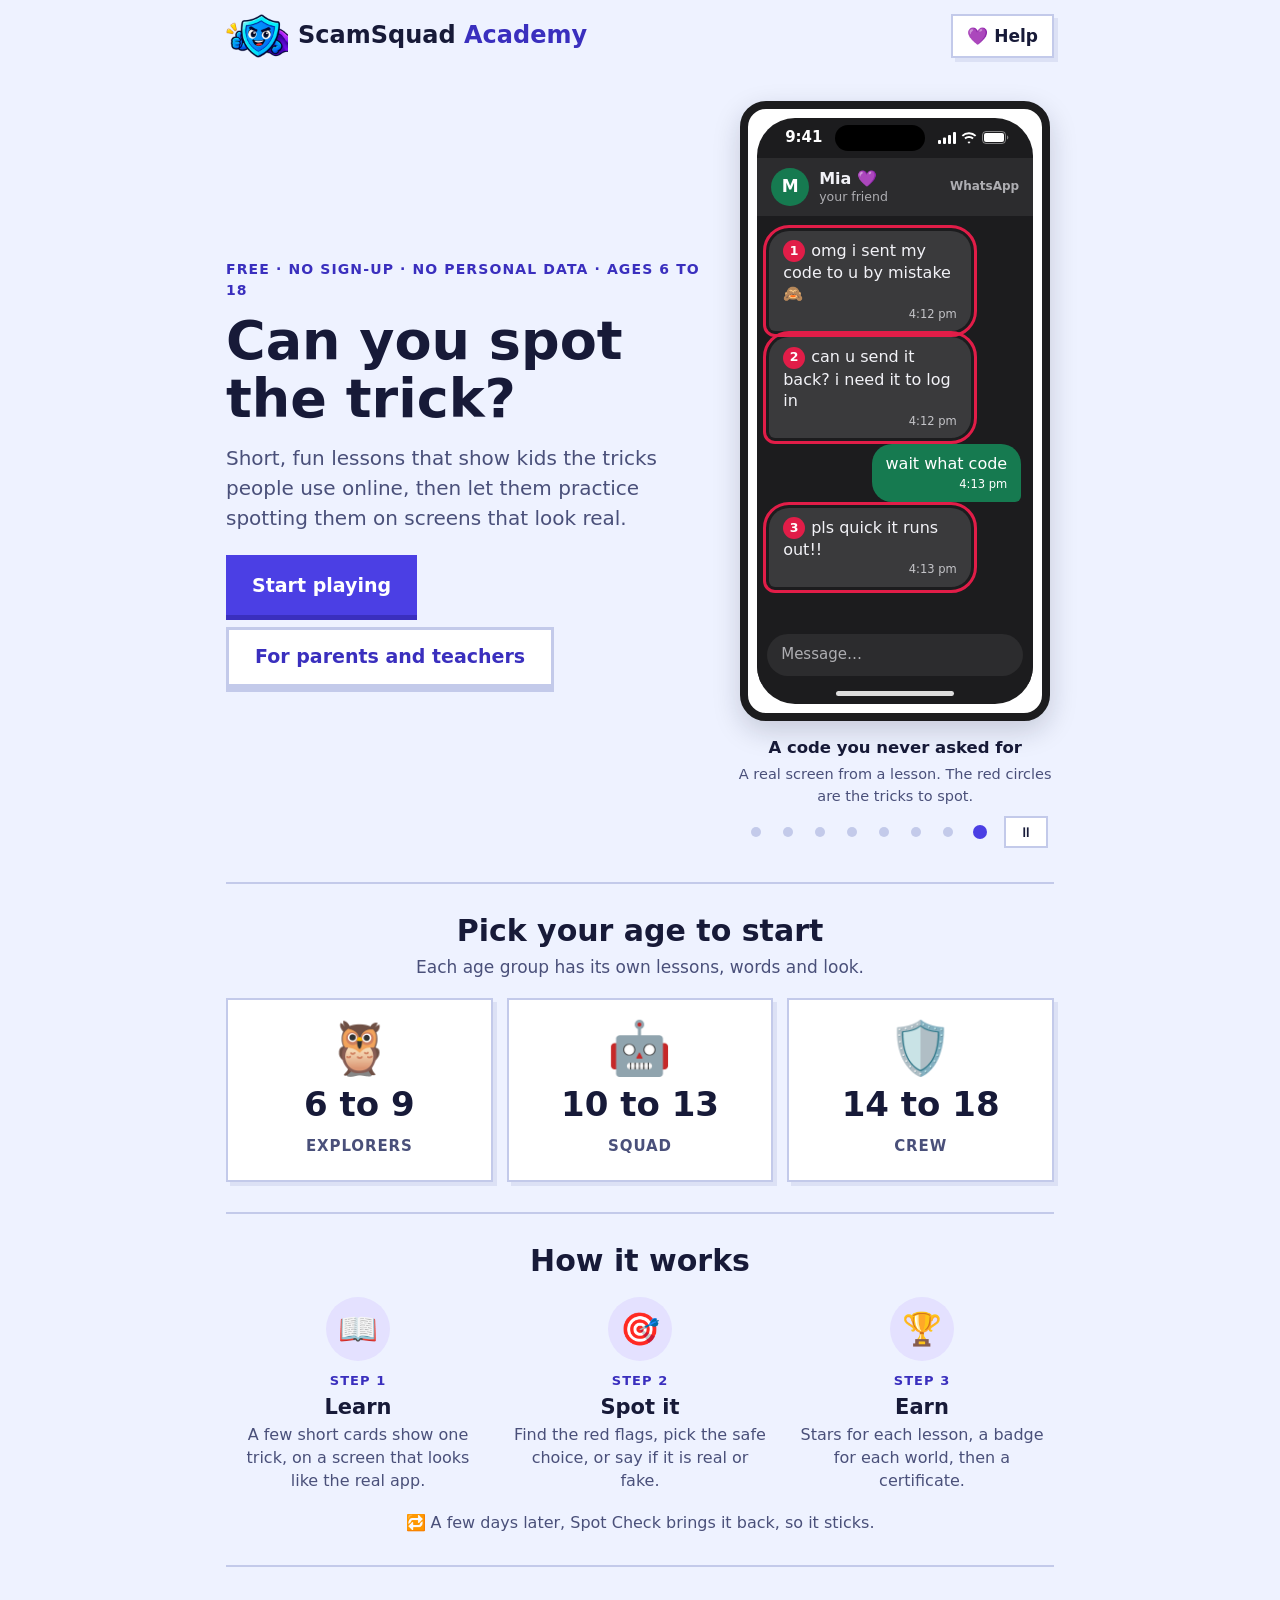
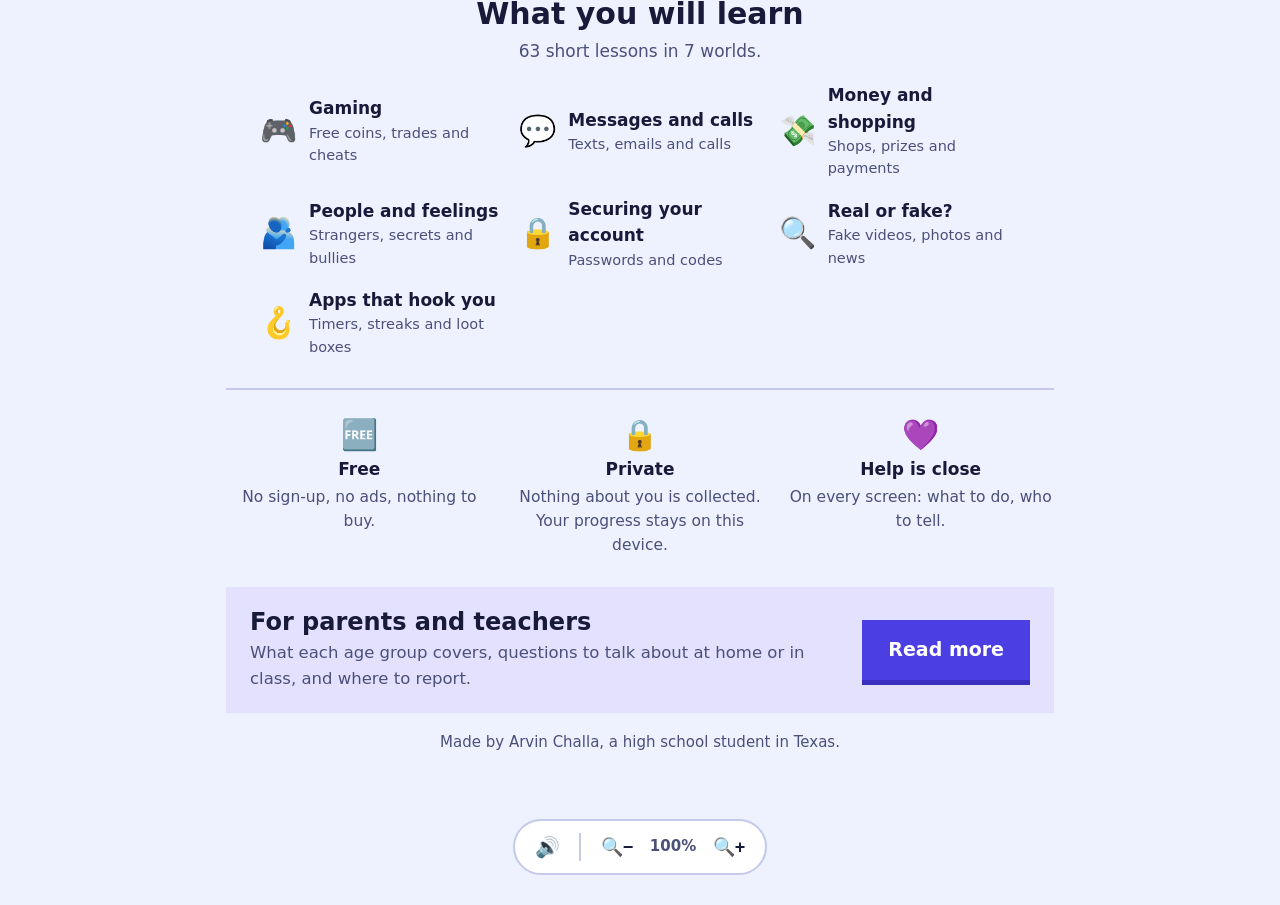
<file: index.html>
<!doctype html>
<!--
  ScamSquad Academy, version 2
  Made by Arvin Challa, built with AI help.

  This is the only page. Every screen (home, topics, lessons, quizzes)
  is drawn inside <main id="app"> by the JavaScript in js/main.js.
  The top bar and the footer belong to this page, not to one screen.
  Lessons and quizzes hide them (see lessonMode in js/ui.js).

  Files:
    styles/   how everything looks
    js/       what everything does
    data/     all the words: ages, categories, lessons and questions
-->
<html lang="en">
<head>
  <meta charset="utf-8">
  <!-- The security policy: which places the page may load things from.
       It is the same as in _headers, for hosts that ignore _headers. It
       leaves out frame-ancestors (that only works as a header) and
       upgrade-insecure-requests (that would break testing on
       http://localhost). challenges.cloudflare.com is the robot check
       on the contact form. The workers.dev address is the device counter
       and the contact form. -->
  <meta http-equiv="Content-Security-Policy" content="default-src 'self'; img-src 'self' data:; style-src 'self' 'unsafe-inline'; script-src 'self' https://challenges.cloudflare.com; connect-src 'self' https://scamsquad.cdr0314.workers.dev; frame-src https://challenges.cloudflare.com; object-src 'none'; base-uri 'self'; form-action 'self'">
  <meta name="viewport" content="width=device-width, initial-scale=1">
  <title>ScamSquad Academy</title>
  <meta name="description" content="A free game that teaches kids aged 6 to 18 to spot scams, tricks and online dangers. No sign-up. Nothing personal collected.">
  <!-- The real web address, and what shows when someone shares a link -->
  <link rel="canonical" href="https://scamsquad.app/">
  <meta property="og:type" content="website">
  <meta property="og:url" content="https://scamsquad.app/">
  <meta property="og:title" content="ScamSquad Academy: can you spot the trick?">
  <meta property="og:description" content="A free game that teaches kids aged 6 to 18 to spot scams, tricks and online dangers. No sign-up. Nothing personal collected.">
  <meta property="og:image" content="https://scamsquad.app/images/share.png">
  <meta property="og:image:width" content="1200">
  <meta property="og:image:height" content="630">
  <meta property="og:image:alt" content="ScamSquad Academy: a shield with a cape giving a thumbs up">
  <meta name="twitter:card" content="summary_large_image">
  <meta name="theme-color" content="#4B3FE4">
  <!-- The logo in the browser tab, on a phone home screen, and in link previews -->
  <link rel="icon" href="favicon.ico" sizes="48x48">
  <link rel="icon" href="images/favicon-32.png" type="image/png" sizes="32x32">
  <link rel="apple-touch-icon" href="images/apple-touch-icon.png">
  <link rel="manifest" href="site.webmanifest">
  <!-- The order matters: when two rules are the same strength, the
       later file wins. ages.css is last, so each age group's look goes
       on top. -->
  <link rel="stylesheet" href="styles/base.css">
  <link rel="stylesheet" href="styles/cards.css">
  <link rel="stylesheet" href="styles/quiz.css">
  <link rel="stylesheet" href="styles/app.css">
  <link rel="stylesheet" href="styles/screens.css">
  <link rel="stylesheet" href="styles/certificate.css">
  <link rel="stylesheet" href="styles/ages.css">
  <!-- A module script waits until the page has loaded, then main.js
       loads every other file it needs. -->
  <script type="module" src="js/main.js"></script>
</head>
<body>
  <noscript><p class="loading">ScamSquad Academy needs JavaScript to run. Ask a parent, or another adult you trust, to turn it on, or try another browser.</p></noscript>
  <header class="topbar">
    <a class="logo" href="#/" aria-label="ScamSquad Academy home">
      <img class="logo-img" src="images/logo-shield.png" alt="" width="62" height="44">
      <span class="logo-name">ScamSquad <b>Academy</b></span>
    </a>
    <nav class="top-buttons">
      <!-- Help is always one tap away, but small, so it does not feel like
           something bad is expected to happen. -->
      <a class="help-button" href="#/help">💜 Help</a>
      <a class="home-button" href="#/" aria-label="Home">🏠</a>
    </nav>
  </header>

  <main id="app" tabindex="-1">
    <p class="loading">Loading...</p>
    <!-- The game replaces everything in <main> as soon as it starts, so this
         note is only ever seen if the game cannot start. That happens when
         index.html is opened straight from a folder: browsers will not load
         the game's code files that way. It appears after a few seconds. -->
    <p class="loading-help">Still loading? This page was probably opened as a file. The game has to be
      opened through a small web server: see "How to run it on your computer" in README.md.</p>
  </main>

  <footer class="footer">
    <p>No sign-up. Your progress and name stay on this device.</p>
    <p><a href="#/grown-ups">For parents and teachers</a></p>
    <!-- Filled in by js/counter.js, only on the real web address. -->
    <p id="device-counter" hidden></p>
    <!-- Sound on or off, and the size buttons. Filled in by js/main.js. -->
    <div id="footer-settings"></div>
  </footer>
</body>
</html>
</file>
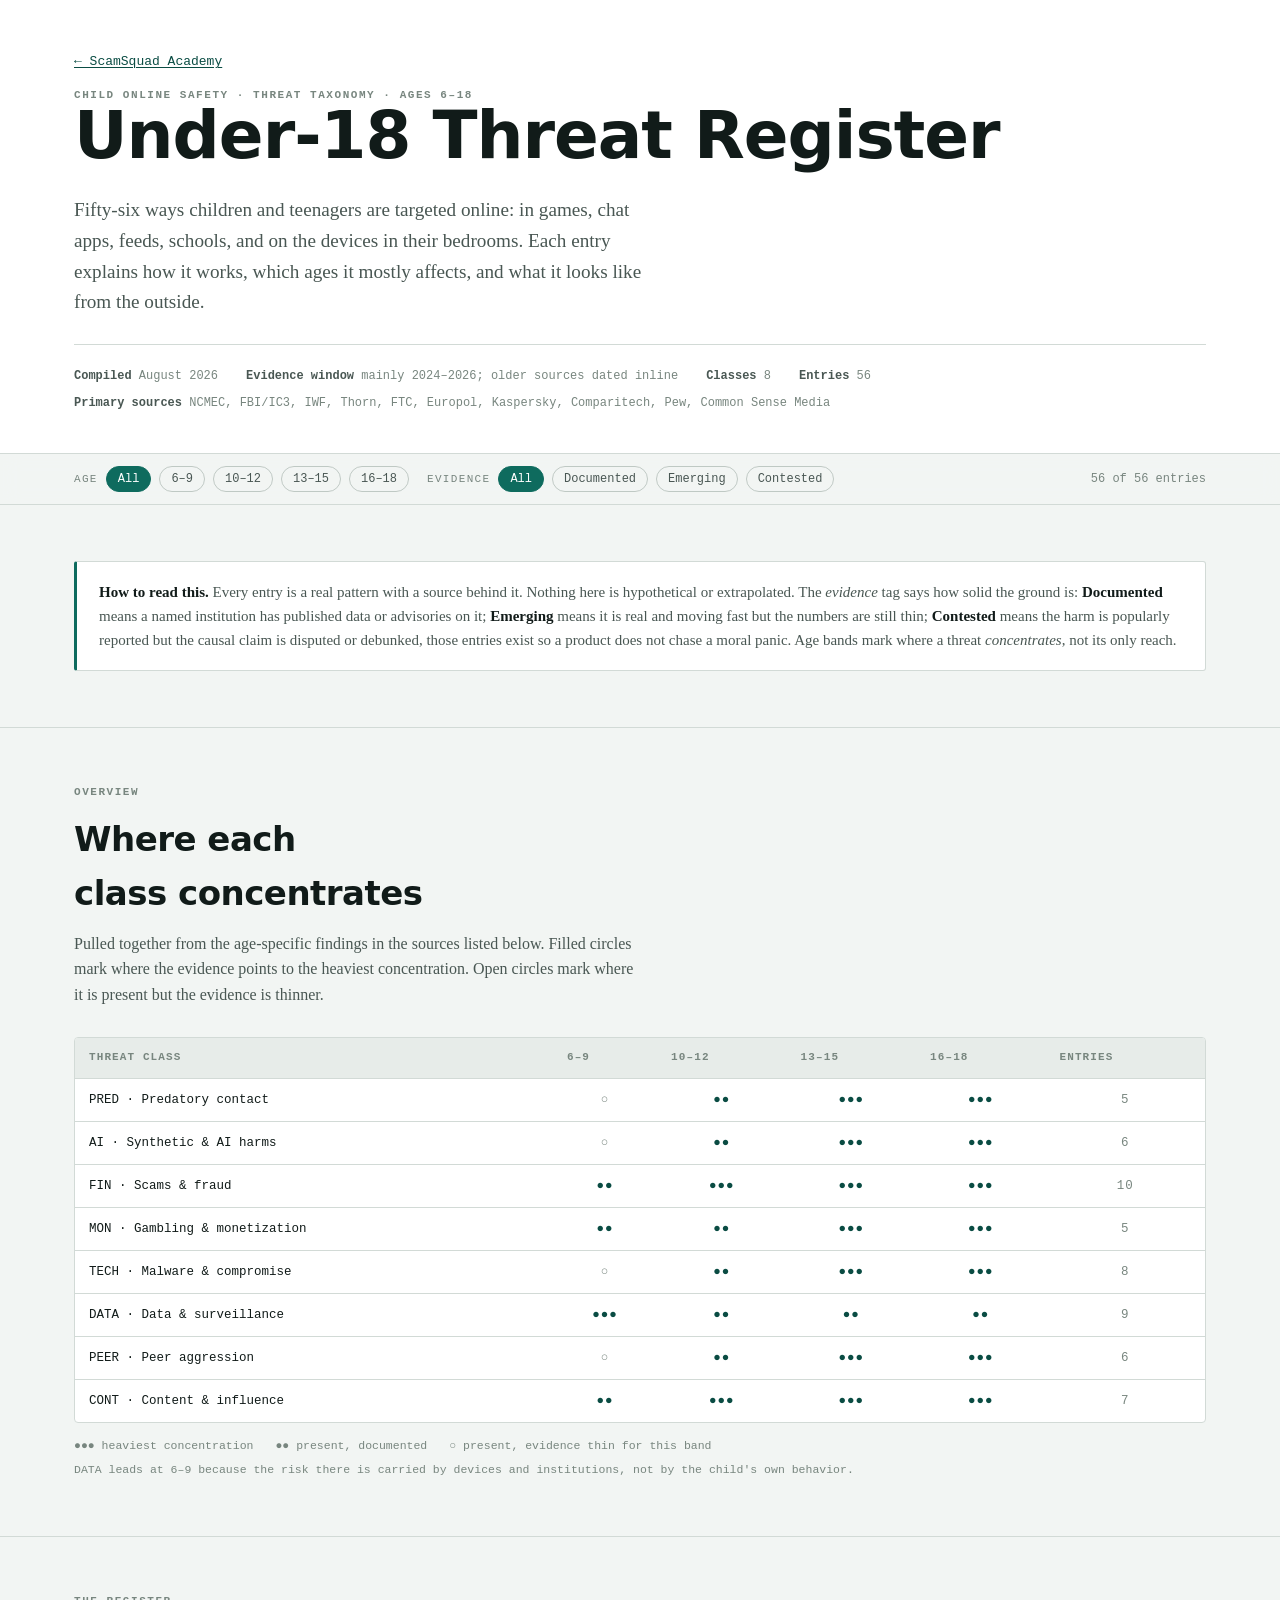
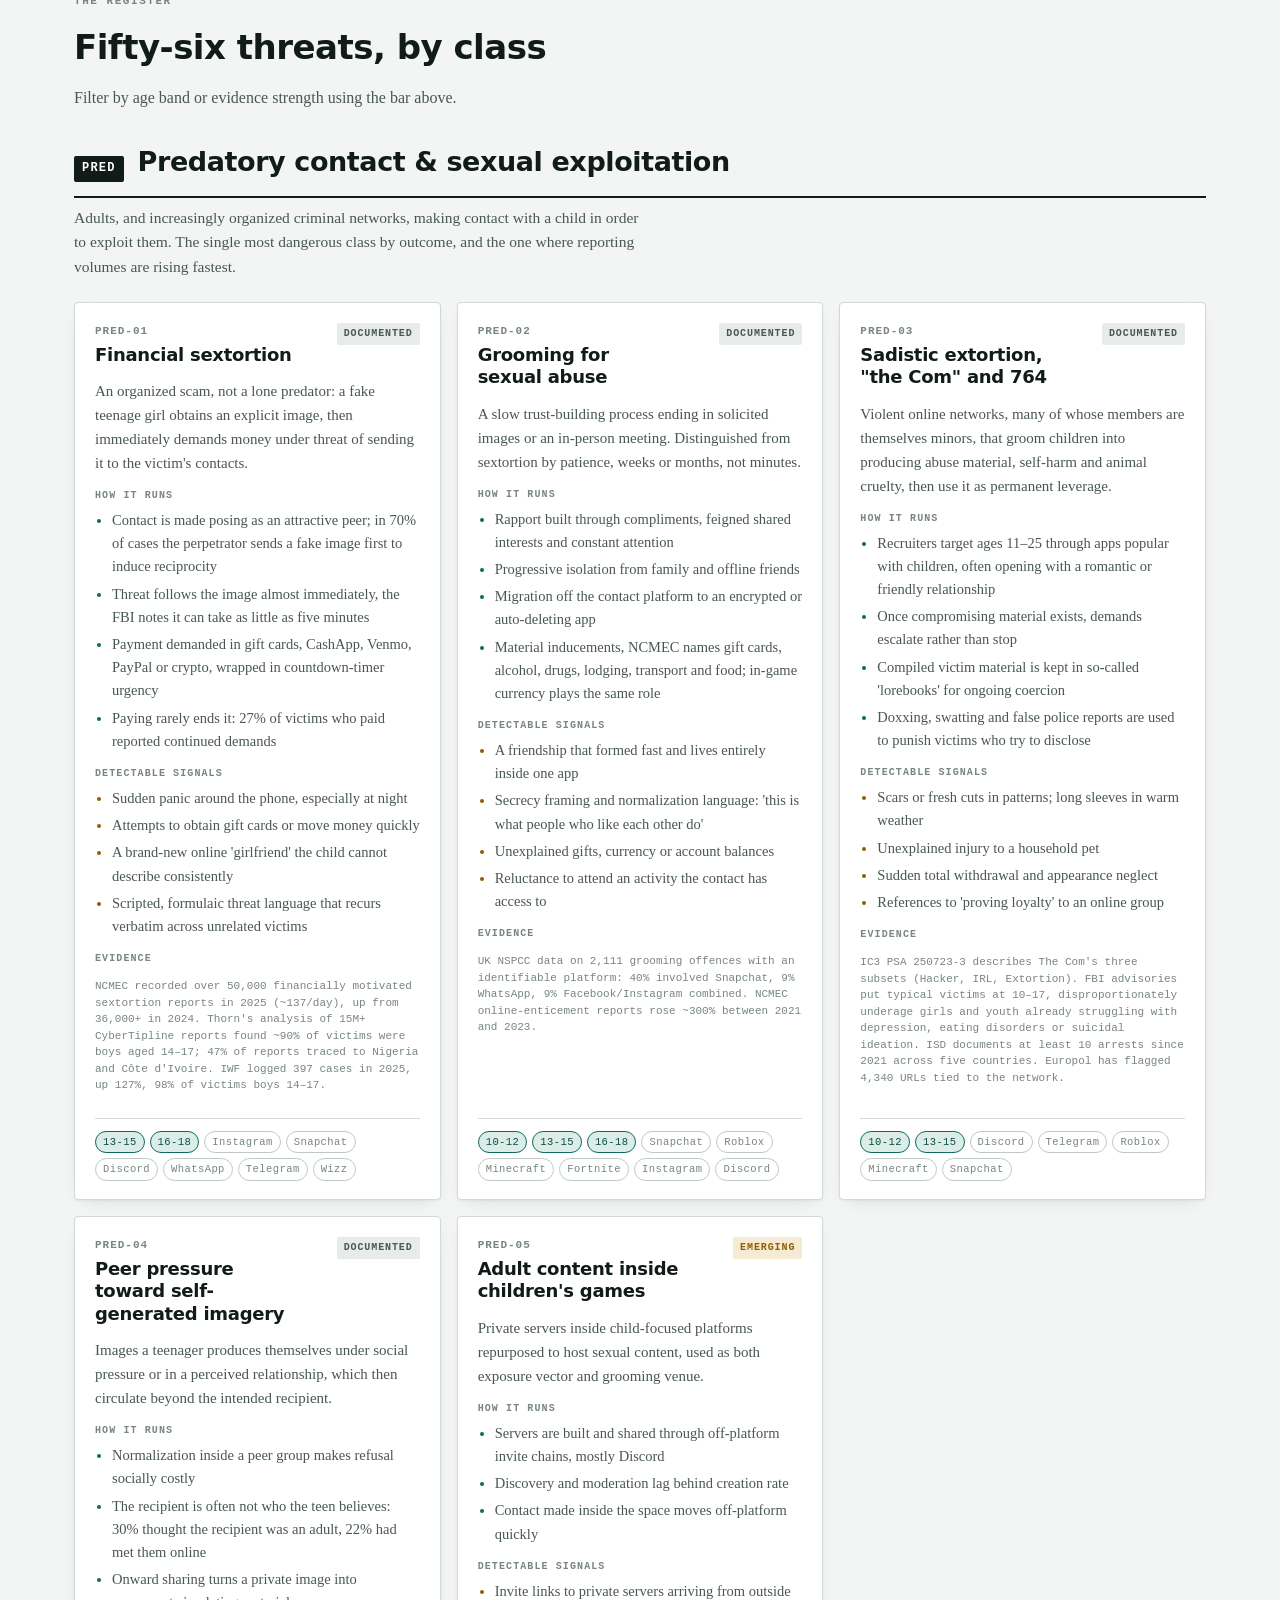
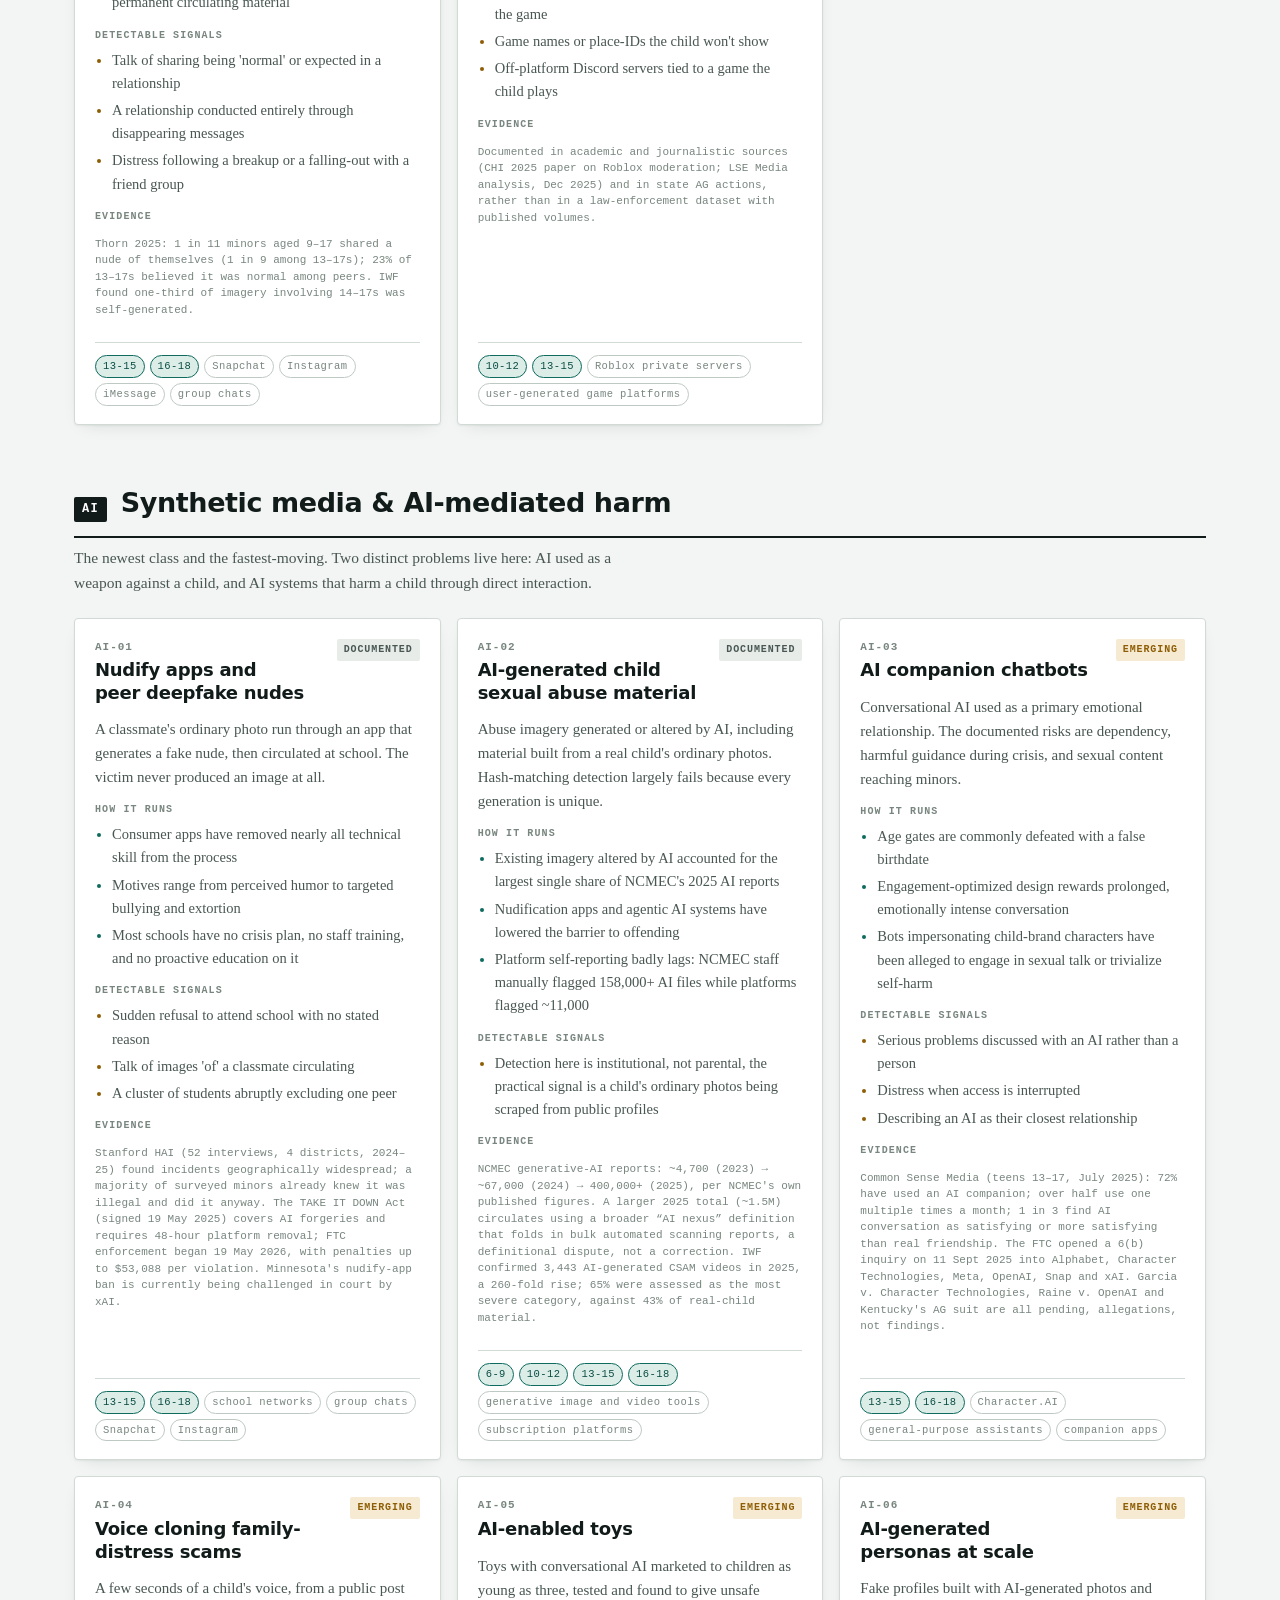
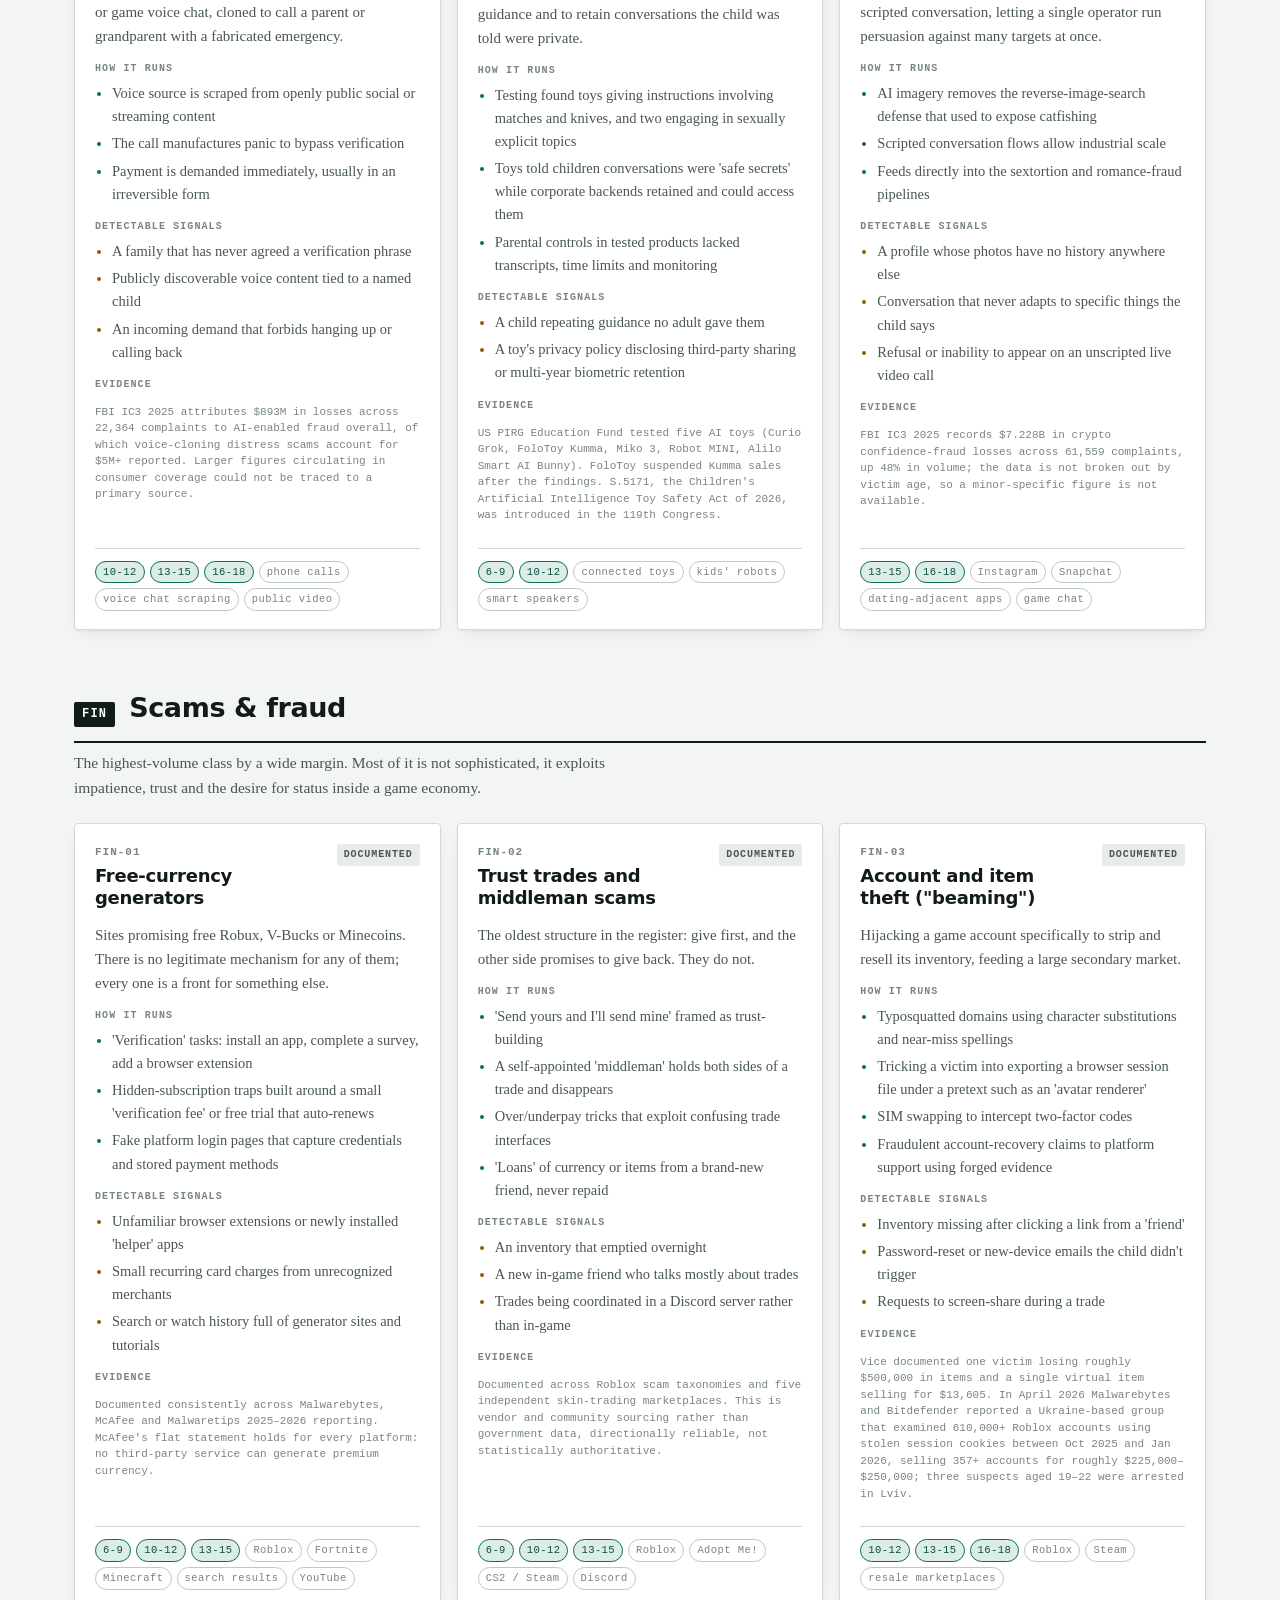
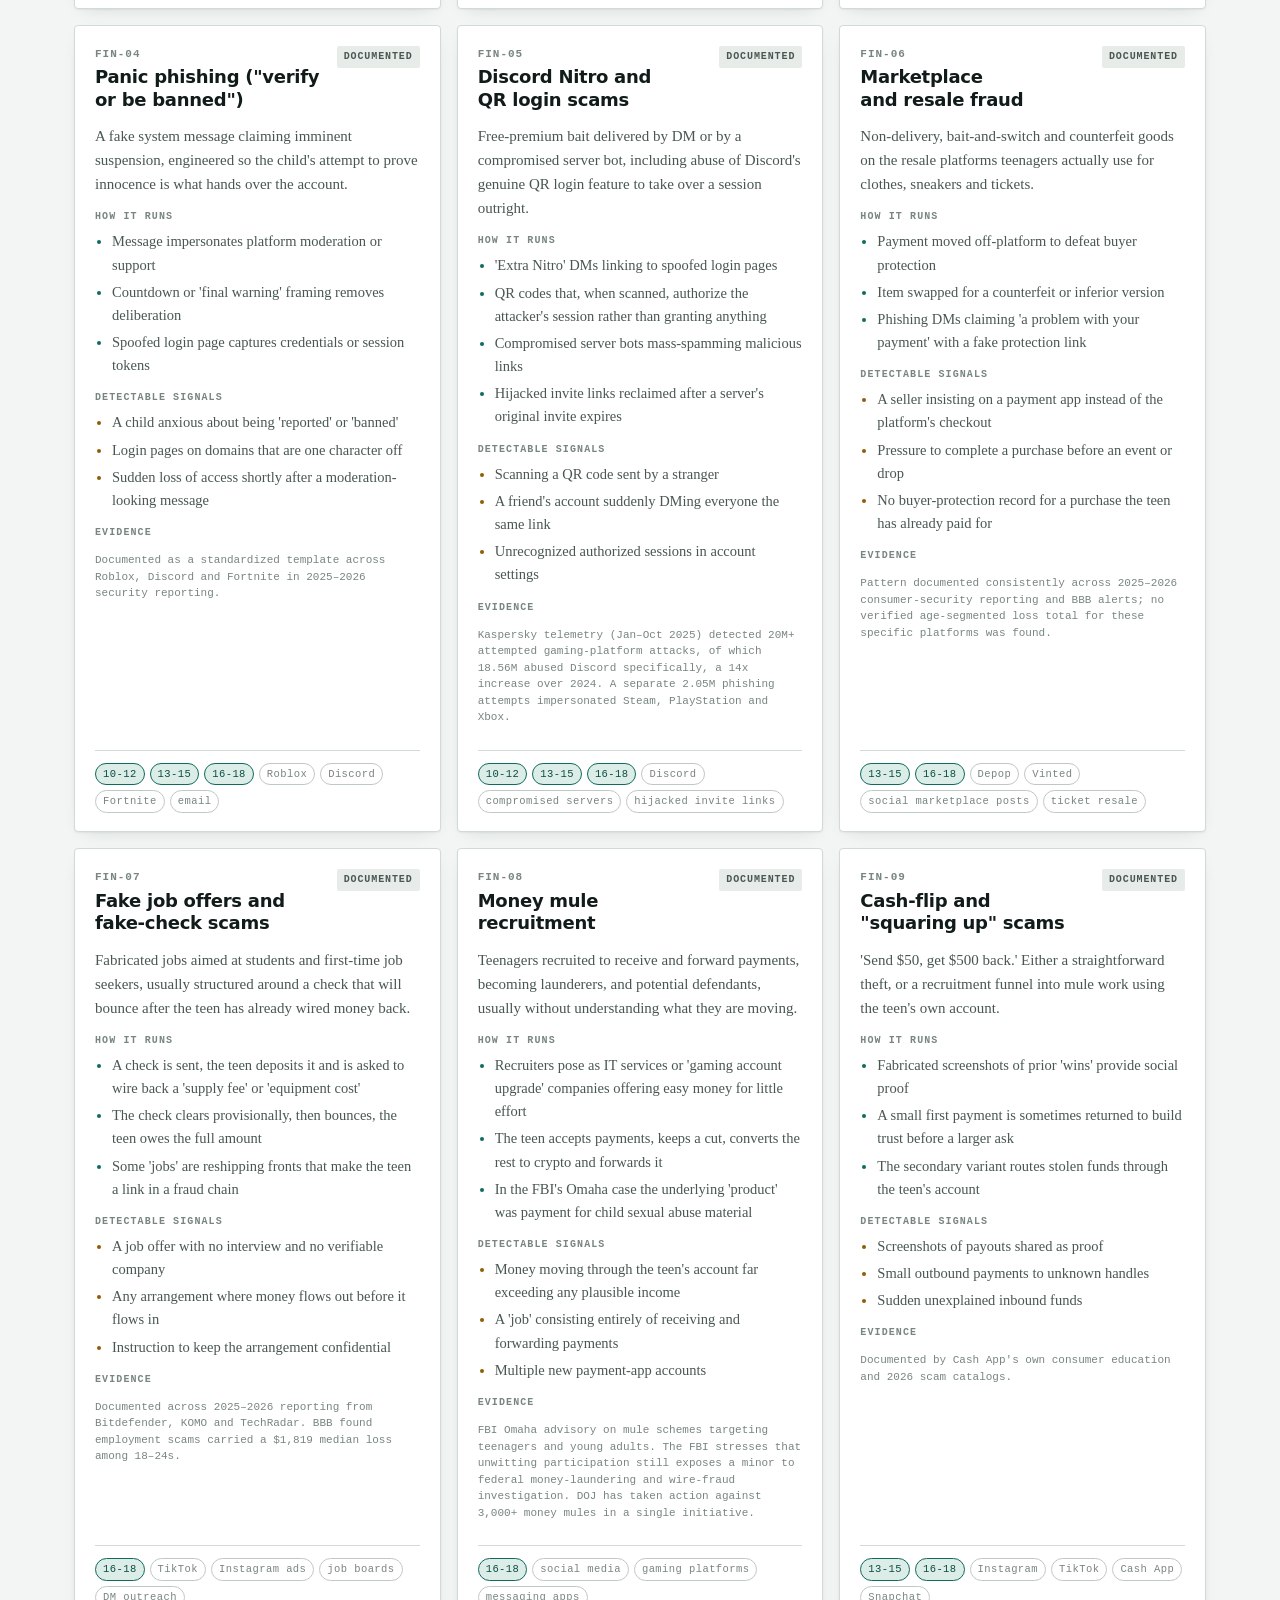
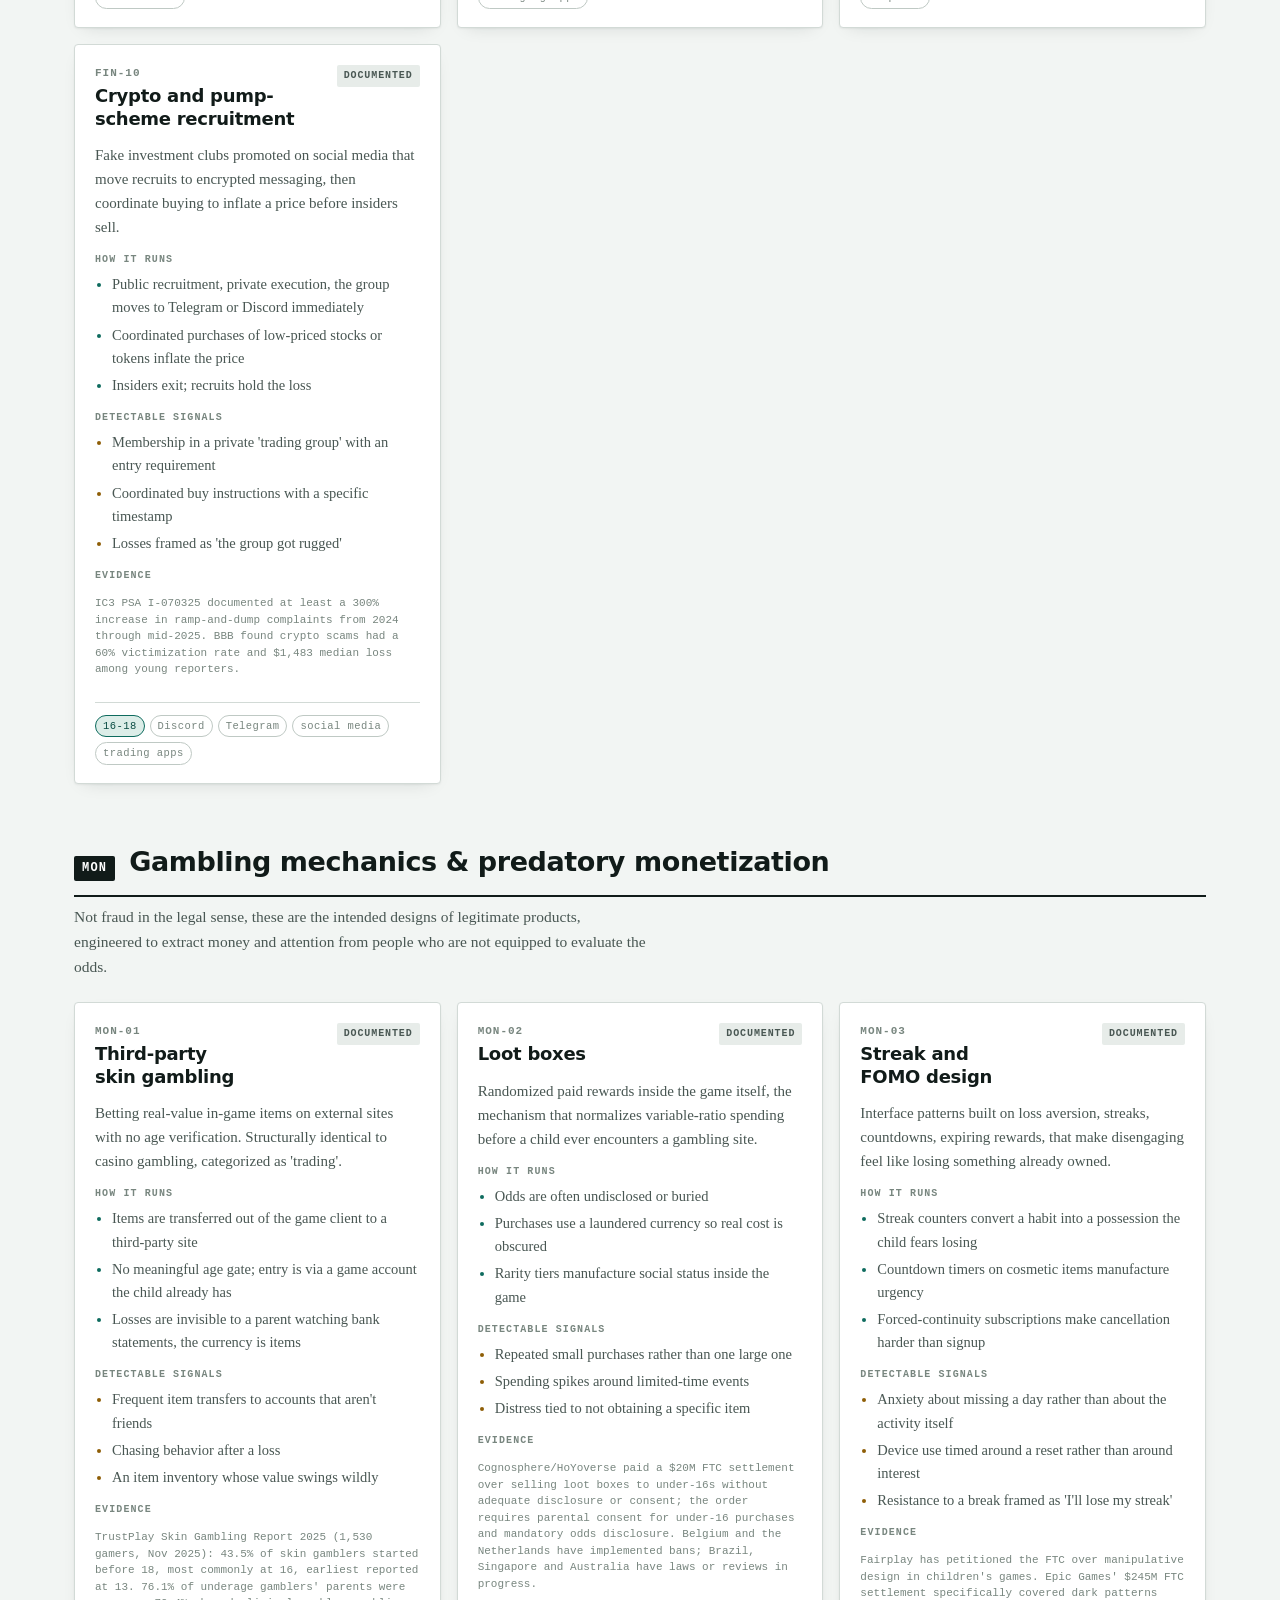
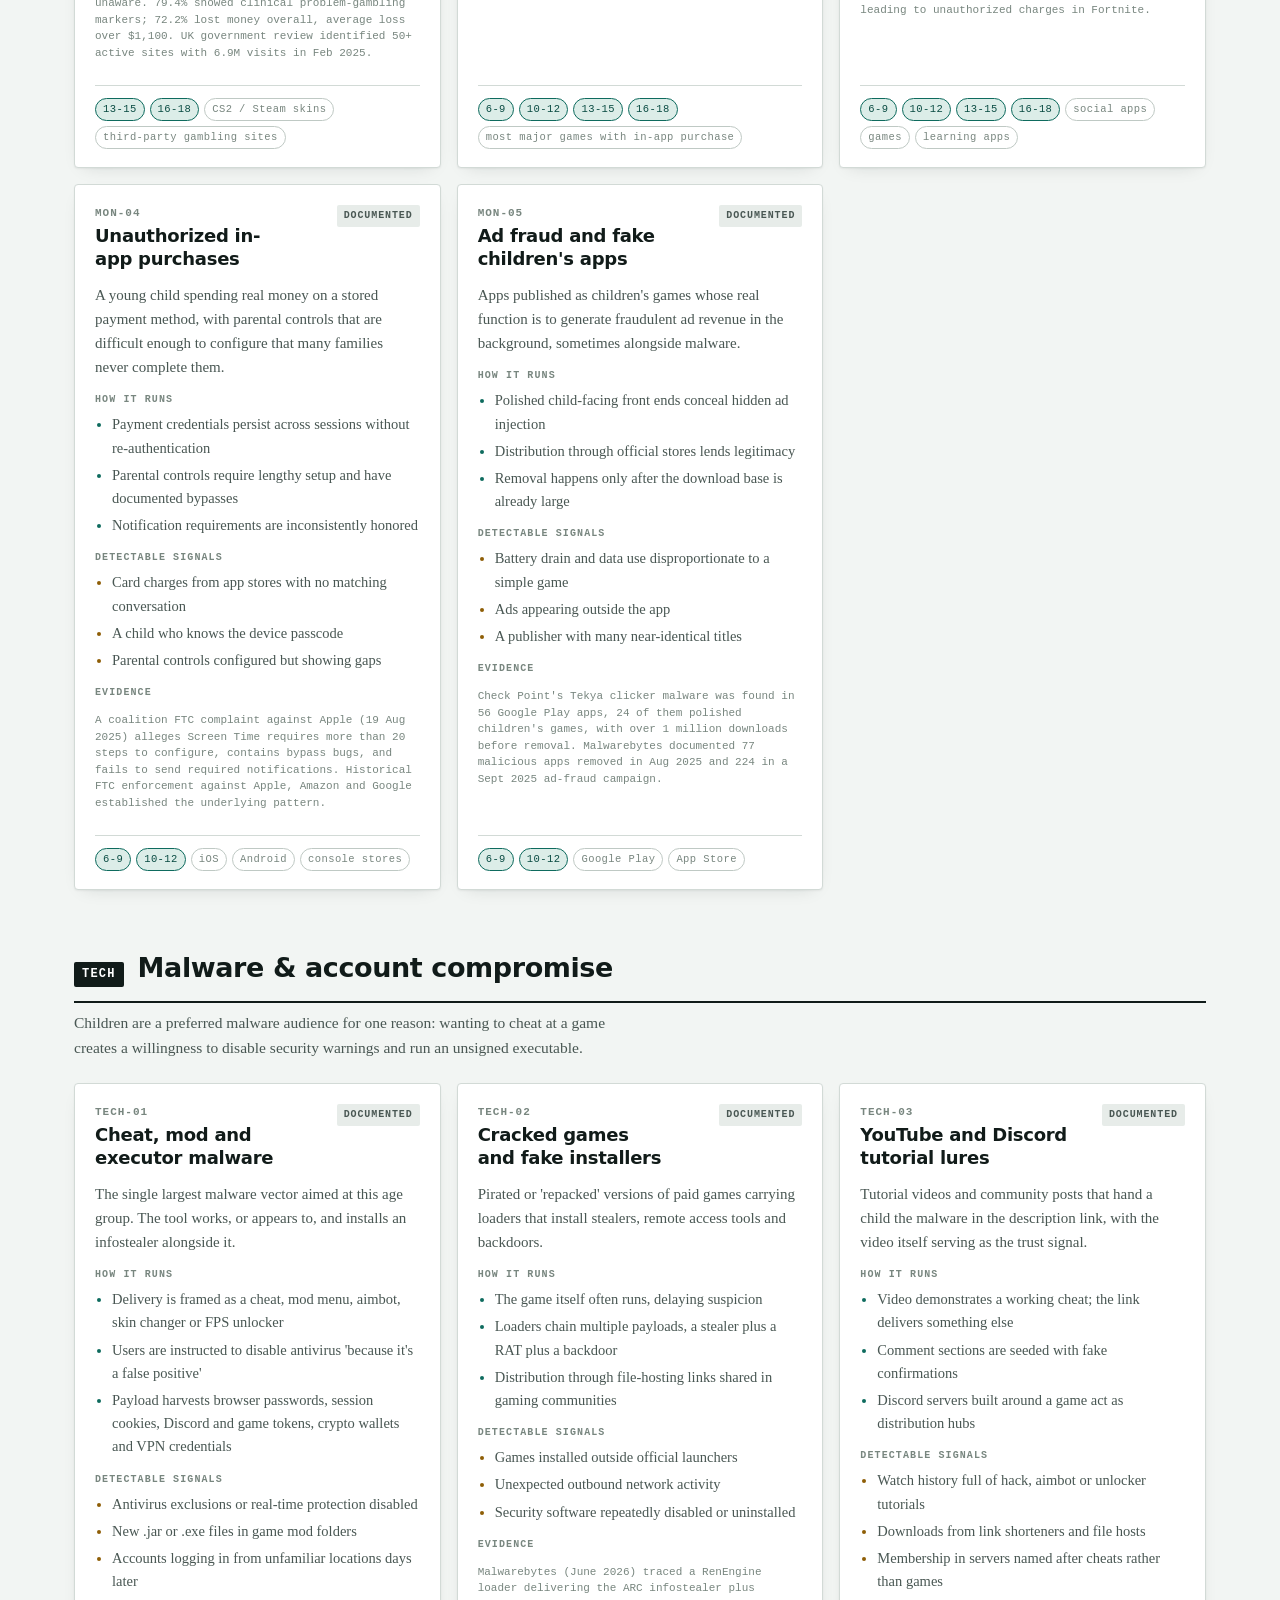
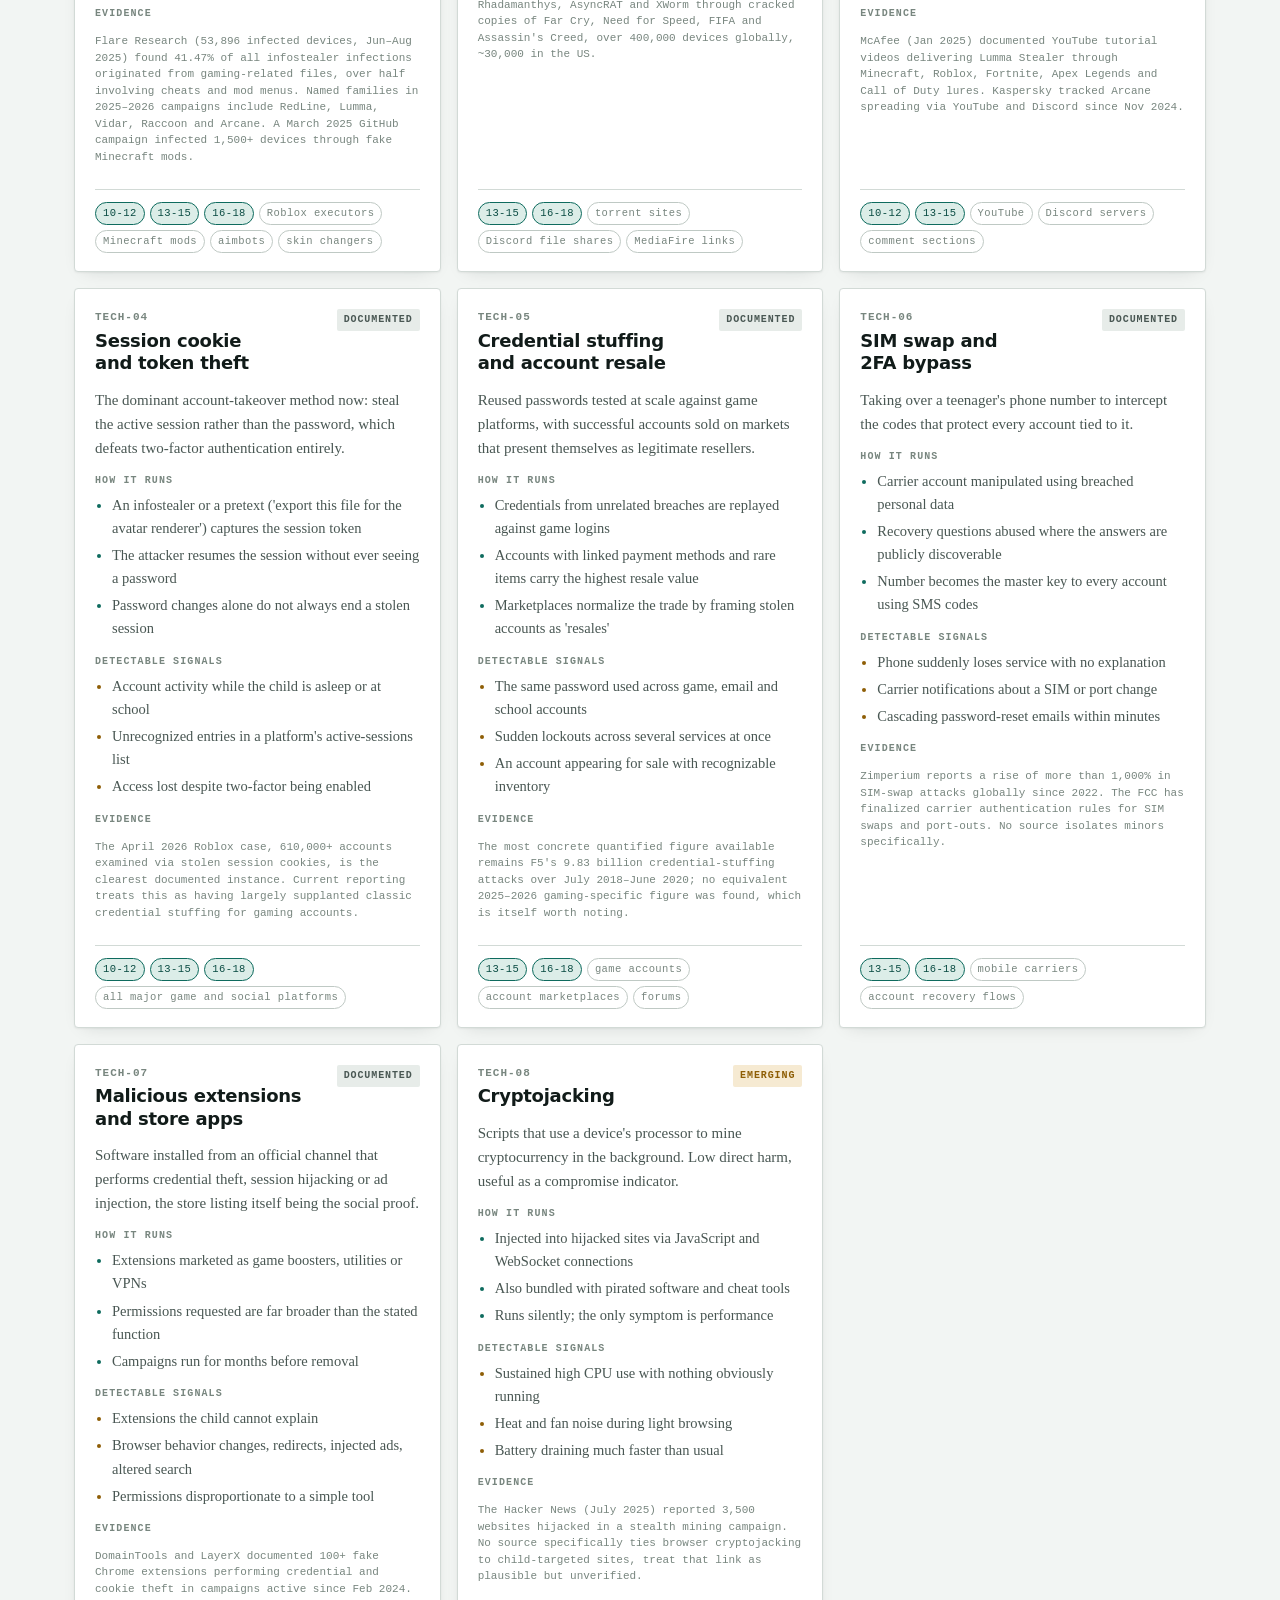
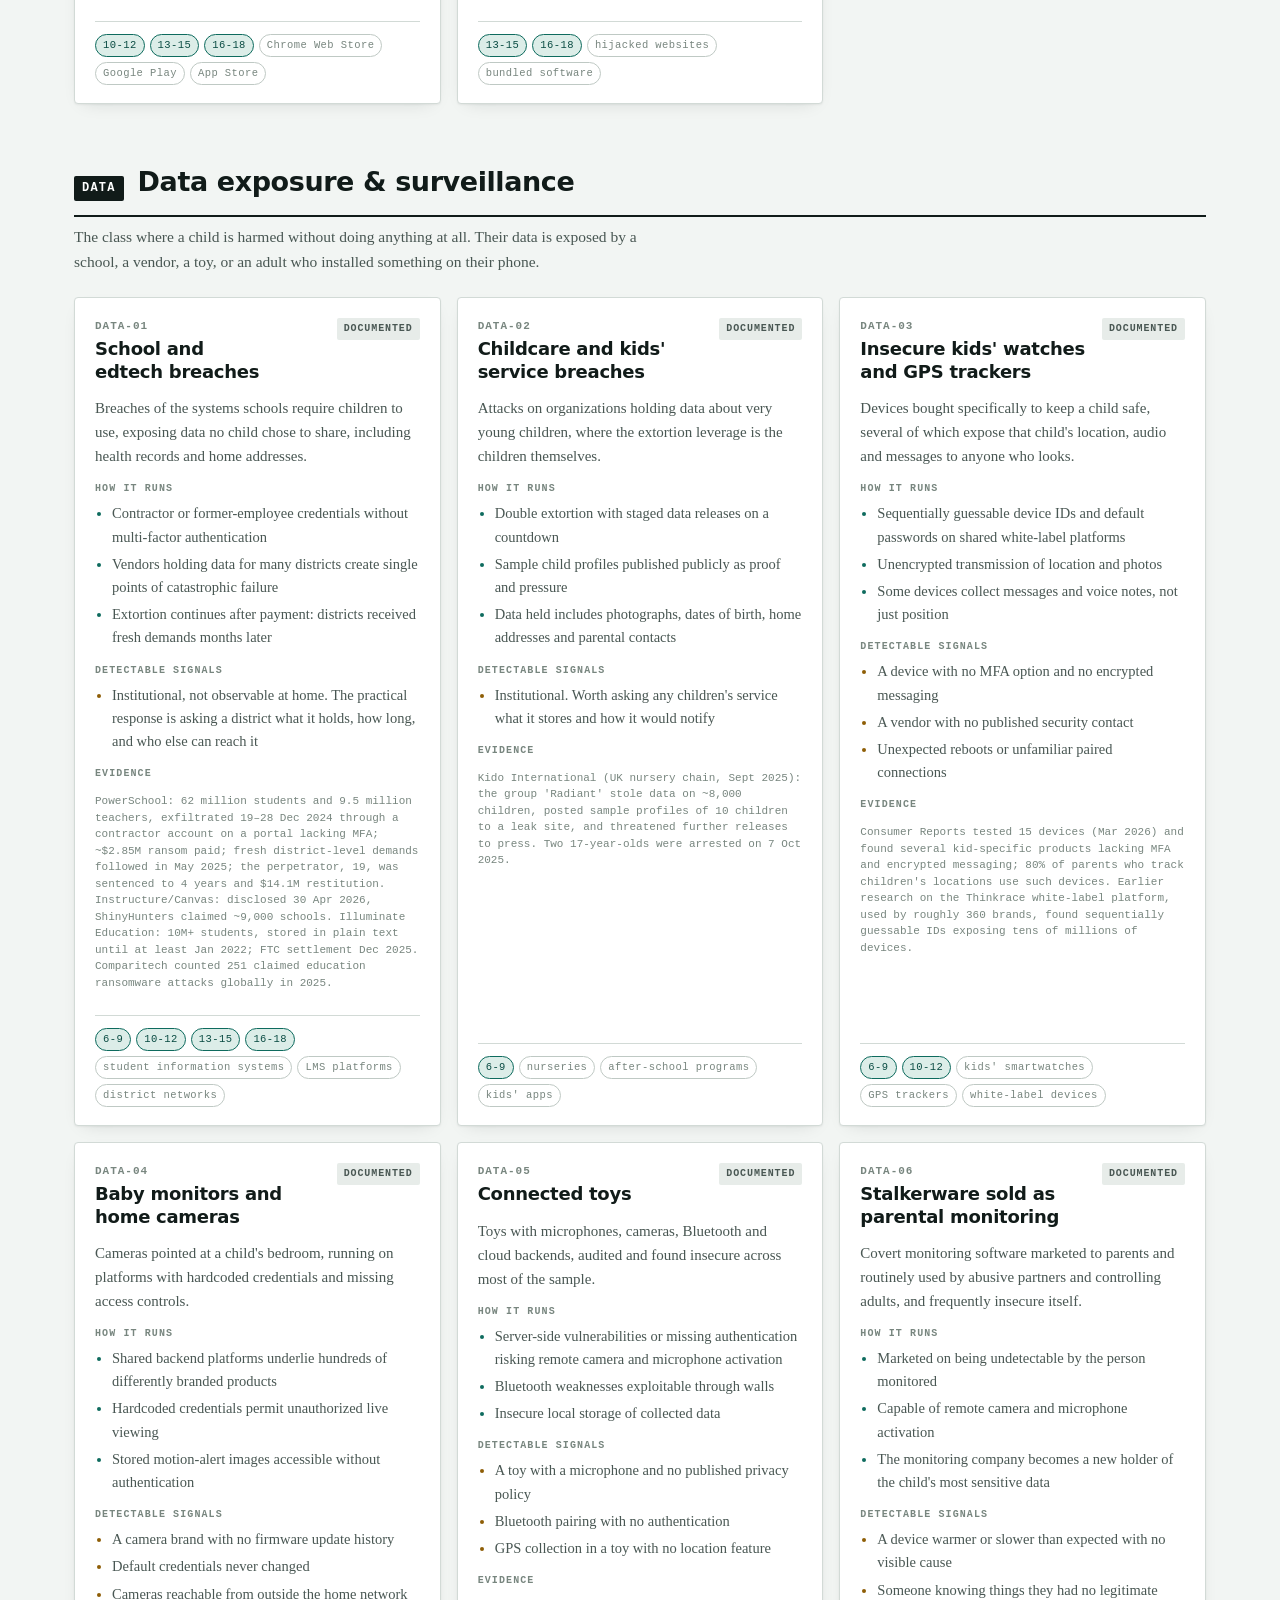
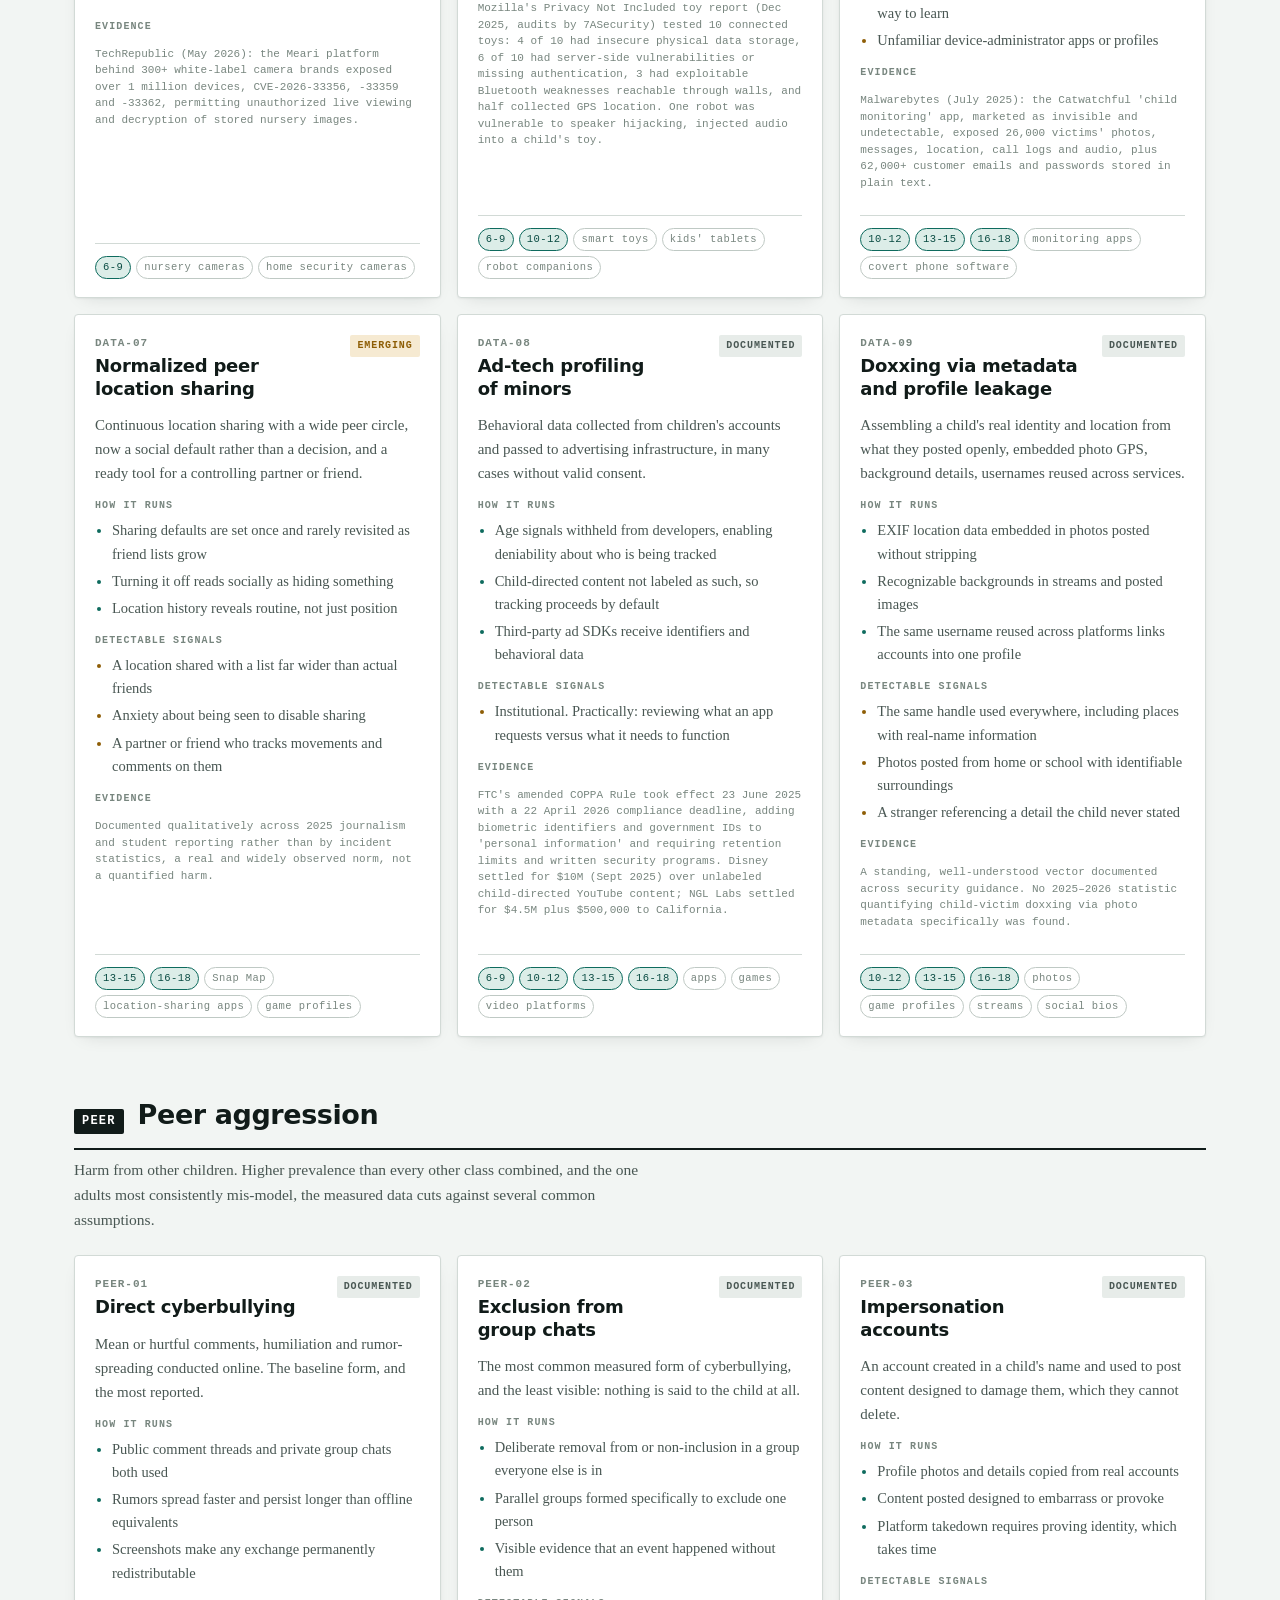
<file: research/threat-register.html>
<!doctype html>
<html lang="en">
<head>
<meta charset="utf-8">
<meta name="viewport" content="width=device-width, initial-scale=1">
<title>Under-18 Threat Register</title>
<!-- No webfont request on purpose: loading Google Fonts sends every visitor's IP address to a third party. The font stacks below fall back to fonts already on the device. -->

<style>
  :root{
    --ground:#F2F5F3;
    --surface:#FFFFFF;
    --surface-2:#E7ECE9;
    --ink:#111B19;
    --ink-2:#495753;
    --ink-3:#78867F;
    --line:#D2DAD6;
    --line-2:#BFC9C4;
    --accent:#0E6B5E;
    --accent-ink:#0A4C43;
    --accent-soft:#DCEDE8;
    --amber:#8E5E06;
    --amber-soft:#F6EAD2;
    --contest:#9B2F50;
    --contest-soft:#F7DFE6;
    --shadow:0 1px 2px rgba(17,27,25,.05), 0 6px 18px -10px rgba(17,27,25,.18);

    --f-display:"Bricolage Grotesque","Trebuchet MS",system-ui,sans-serif;
    --f-body:"Source Serif 4",Georgia,"Times New Roman",serif;
    --f-mono:"IBM Plex Mono",ui-monospace,"SFMono-Regular",Menlo,monospace;
  }
  @media (prefers-color-scheme: dark){
    :root:not([data-theme="light"]){
      --ground:#0C1312;
      --surface:#141E1C;
      --surface-2:#1C2724;
      --ink:#E5EDE9;
      --ink-2:#A3B2AD;
      --ink-3:#7C8A85;
      --line:#27332F;
      --line-2:#36443F;
      --accent:#48C3AC;
      --accent-ink:#8FDCCB;
      --accent-soft:#15332D;
      --amber:#D9A34A;
      --amber-soft:#332918;
      --contest:#E8829E;
      --contest-soft:#361B24;
      --shadow:0 1px 2px rgba(0,0,0,.4), 0 8px 22px -12px rgba(0,0,0,.7);
    }
  }
  :root[data-theme="dark"]{
    --ground:#0C1312;
    --surface:#141E1C;
    --surface-2:#1C2724;
    --ink:#E5EDE9;
    --ink-2:#A3B2AD;
    --ink-3:#7C8A85;
    --line:#27332F;
    --line-2:#36443F;
    --accent:#48C3AC;
    --accent-ink:#8FDCCB;
    --accent-soft:#15332D;
    --amber:#D9A34A;
    --amber-soft:#332918;
    --contest:#E8829E;
    --contest-soft:#361B24;
    --shadow:0 1px 2px rgba(0,0,0,.4), 0 8px 22px -12px rgba(0,0,0,.7);
  }

  *{box-sizing:border-box;}
  body{
    margin:0;
    background:var(--ground);
    color:var(--ink);
    font-family:var(--f-body);
    font-size:16px;
    line-height:1.6;
    -webkit-font-smoothing:antialiased;
  }
  .wrap{max-width:1180px;margin:0 auto;padding:0 24px;}
  a{color:var(--accent-ink);text-decoration:underline;text-underline-offset:2px;text-decoration-thickness:1px;}
  a:hover{text-decoration-thickness:2px;}
  :focus-visible{outline:2px solid var(--accent);outline-offset:2px;border-radius:2px;}

  h1,h2,h3,h4{font-family:var(--f-display);margin:0;text-wrap:balance;letter-spacing:-.015em;}

  .eyebrow{
    font-family:var(--f-mono);font-size:11px;font-weight:600;
    letter-spacing:.14em;text-transform:uppercase;color:var(--ink-3);
  }

  /* ---------- masthead ---------- */
  header.mast{
    border-bottom:1px solid var(--line);
    background:var(--surface);
  }
  .mast-inner{display:flex;flex-direction:column;gap:26px;padding-top:52px;padding-bottom:40px;}
  .mast h1{font-size:clamp(38px,6vw,66px);font-weight:800;line-height:.98;}
  .mast .lede{
    font-size:clamp(17px,1.5vw,20px);color:var(--ink-2);max-width:62ch;margin:0;
  }
  .mast-meta{
    display:flex;flex-wrap:wrap;gap:8px 28px;
    padding-top:22px;border-top:1px solid var(--line);
    font-family:var(--f-mono);font-size:12px;color:var(--ink-3);
  }
  .mast-meta b{color:var(--ink-2);font-weight:600;}

  /* ---------- callout ---------- */
  .note{
    background:var(--surface);border:1px solid var(--line);
    border-left:3px solid var(--accent);
    padding:18px 22px;border-radius:3px;
    font-size:15px;color:var(--ink-2);
  }
  .note strong{color:var(--ink);}

  /* ---------- filter bar ---------- */
  .filterbar{
    position:sticky;top:0;z-index:20;
    background:color-mix(in srgb, var(--ground) 92%, transparent);
    backdrop-filter:blur(10px);
    border-bottom:1px solid var(--line);
  }
  .filter-inner{
    display:flex;flex-wrap:wrap;align-items:center;gap:10px 18px;padding-top:12px;padding-bottom:12px;
  }
  .filter-group{display:flex;align-items:center;gap:8px;flex-wrap:wrap;}
  .filter-label{font-family:var(--f-mono);font-size:11px;letter-spacing:.12em;text-transform:uppercase;color:var(--ink-3);}
  .chipbtn{
    font-family:var(--f-mono);font-size:12px;font-weight:500;
    border:1px solid var(--line-2);background:transparent;color:var(--ink-2);
    padding:5px 11px;border-radius:999px;cursor:pointer;
    transition:background .12s ease,color .12s ease,border-color .12s ease;
  }
  .chipbtn:hover{border-color:var(--accent);color:var(--accent-ink);}
  .chipbtn[aria-pressed="true"]{background:var(--accent);border-color:var(--accent);color:var(--surface);}
  .count{margin-left:auto;font-family:var(--f-mono);font-size:12px;color:var(--ink-3);}

  /* ---------- sections ---------- */
  section{padding:56px 0;border-bottom:1px solid var(--line);}
  .sec-head{display:flex;flex-direction:column;gap:10px;margin-bottom:30px;max-width:70ch;}
  .sec-head h2{font-size:clamp(24px,3vw,34px);font-weight:700;}
  .sec-head p{margin:0;color:var(--ink-2);font-size:16px;}

  /* ---------- matrix ---------- */
  .matrix-scroll{overflow-x:auto;border:1px solid var(--line);border-radius:4px;background:var(--surface);}
  table.matrix{border-collapse:collapse;width:100%;min-width:660px;font-family:var(--f-mono);font-size:12.5px;}
  table.matrix th,table.matrix td{padding:11px 14px;text-align:left;border-bottom:1px solid var(--line);}
  table.matrix thead th{
    font-size:11px;letter-spacing:.1em;text-transform:uppercase;color:var(--ink-3);font-weight:600;
    background:var(--surface-2);
  }
  table.matrix tbody th{font-weight:500;color:var(--ink);white-space:nowrap;}
  table.matrix td{text-align:center;color:var(--accent-ink);letter-spacing:.08em;font-weight:600;}
  table.matrix td.thin{color:var(--ink-3);font-weight:400;}
  table.matrix tbody tr:last-child th,table.matrix tbody tr:last-child td{border-bottom:none;}
  .legend{display:flex;flex-wrap:wrap;gap:6px 22px;margin-top:14px;font-family:var(--f-mono);font-size:11.5px;color:var(--ink-3);}

  /* ---------- class blocks ---------- */
  .class-block{margin-bottom:56px;scroll-margin-top:70px;}
  .class-block:last-child{margin-bottom:0;}
  .class-head{
    display:flex;align-items:baseline;gap:14px;flex-wrap:wrap;
    padding-bottom:12px;border-bottom:2px solid var(--ink);margin-bottom:8px;
  }
  .class-head h3{font-size:clamp(21px,2.4vw,27px);font-weight:700;}
  .class-code{
    font-family:var(--f-mono);font-size:12px;font-weight:600;letter-spacing:.1em;
    color:var(--surface);background:var(--ink);padding:3px 8px;border-radius:2px;
  }
  .class-desc{color:var(--ink-2);font-size:15.5px;margin:0 0 22px;max-width:74ch;}

  .cards{display:grid;grid-template-columns:repeat(auto-fill,minmax(340px,1fr));gap:16px;}
  article.card{
    background:var(--surface);border:1px solid var(--line);border-radius:4px;
    padding:20px 20px 18px;box-shadow:var(--shadow);
    display:flex;flex-direction:column;gap:13px;
  }
  .card-top{display:flex;align-items:flex-start;justify-content:space-between;gap:12px;}
  .card-id{font-family:var(--f-mono);font-size:11px;font-weight:600;letter-spacing:.09em;color:var(--ink-3);}
  .card h4{font-size:18px;font-weight:700;line-height:1.25;margin-top:3px;}
  .tag{
    font-family:var(--f-mono);font-size:10px;font-weight:600;letter-spacing:.09em;text-transform:uppercase;
    padding:3px 7px;border-radius:2px;white-space:nowrap;flex-shrink:0;
  }
  .tag.doc{background:var(--surface-2);color:var(--ink-2);}
  .tag.emg{background:var(--amber-soft);color:var(--amber);}
  .tag.con{background:var(--contest-soft);color:var(--contest);}
  .def{margin:0;font-size:15px;color:var(--ink-2);}
  .card .sub{font-family:var(--f-mono);font-size:10px;font-weight:600;letter-spacing:.11em;text-transform:uppercase;color:var(--ink-3);margin:0 0 5px;}
  .card ul{margin:0;padding-left:17px;font-size:14.5px;color:var(--ink-2);display:flex;flex-direction:column;gap:4px;}
  .card ul li::marker{color:var(--accent);}
  .card .signals li::marker{color:var(--amber);}
  .meta-row{display:flex;flex-wrap:wrap;gap:5px;margin-top:auto;padding-top:12px;border-top:1px solid var(--line);}
  .pill{
    font-family:var(--f-mono);font-size:10.5px;letter-spacing:.04em;
    border:1px solid var(--line-2);color:var(--ink-3);padding:2px 7px;border-radius:999px;
  }
  .pill.age{border-color:var(--accent);color:var(--accent-ink);background:var(--accent-soft);}
  .src{font-family:var(--f-mono);font-size:11px;color:var(--ink-3);line-height:1.5;}
  .src a{color:var(--ink-3);}

  .card.dim{display:none;}
  .class-block.dim{display:none;}

  /* ---------- age profiles ---------- */
  .bands{display:grid;grid-template-columns:repeat(auto-fit,minmax(250px,1fr));gap:16px;}
  .band{background:var(--surface);border:1px solid var(--line);border-radius:4px;padding:20px;}
  .band h4{font-size:19px;font-weight:700;margin-bottom:4px;}
  .band .yr{font-family:var(--f-mono);font-size:11px;letter-spacing:.1em;text-transform:uppercase;color:var(--accent-ink);margin-bottom:12px;}
  .band p{margin:0 0 12px;font-size:15px;color:var(--ink-2);}
  .band ul{margin:0;padding-left:17px;font-size:14.5px;color:var(--ink-2);display:flex;flex-direction:column;gap:4px;}

  /* ---------- signal list ---------- */
  .signal-cols{display:grid;grid-template-columns:repeat(auto-fit,minmax(280px,1fr));gap:16px;}
  .sig{background:var(--surface);border:1px solid var(--line);border-radius:4px;padding:20px;}
  .sig h4{font-size:16px;font-weight:700;margin-bottom:10px;}
  .sig ul{margin:0;padding-left:17px;font-size:14.5px;color:var(--ink-2);display:flex;flex-direction:column;gap:6px;}

  /* ---------- resources ---------- */
  .res{display:grid;grid-template-columns:repeat(auto-fit,minmax(260px,1fr));gap:14px;}
  .res-item{background:var(--surface);border:1px solid var(--line);border-left:3px solid var(--accent);border-radius:3px;padding:16px 18px;}
  .res-item h4{font-size:16px;font-weight:700;margin-bottom:5px;}
  .res-item p{margin:0;font-size:14.5px;color:var(--ink-2);}

  /* ---------- caveats ---------- */
  .caveats{display:flex;flex-direction:column;gap:12px;max-width:80ch;}
  .caveat{display:flex;gap:14px;align-items:flex-start;font-size:15px;color:var(--ink-2);}
  .caveat .k{
    font-family:var(--f-mono);font-size:10px;font-weight:600;letter-spacing:.09em;text-transform:uppercase;
    padding:3px 7px;border-radius:2px;flex-shrink:0;margin-top:2px;
    background:var(--contest-soft);color:var(--contest);
  }
  .caveat .k.gap{background:var(--amber-soft);color:var(--amber);}

  /* ---------- sources ---------- */
  .srclist{columns:2;column-gap:36px;font-size:14px;color:var(--ink-2);}
  .srclist p{margin:0 0 9px;break-inside:avoid;}
  @media (max-width:760px){.srclist{columns:1;}}

  footer{padding:40px 0 64px;font-family:var(--f-mono);font-size:12px;color:var(--ink-3);}

  @media (prefers-reduced-motion: reduce){*{transition:none!important;animation:none!important;}}
</style>
<style>html{color-scheme:light dark}body{margin:0}img{max-width:100%}[hidden]{display:none!important}</style>
</head>
<body>


<header class="mast">
  <div class="wrap mast-inner">
    <div>
      <p style="margin:0 0 14px;font-family:var(--f-mono);font-size:13px;"><a href="../">&larr; ScamSquad Academy</a></p>
      <div class="eyebrow">Child online safety &middot; threat taxonomy &middot; ages 6&ndash;18</div>
      <h1>Under-18 Threat Register</h1>
    </div>
    <p class="lede">Fifty-six ways children and teenagers are targeted online: in games, chat apps, feeds, schools, and on the devices in their bedrooms. Each entry explains how it works, which ages it mostly affects, and what it looks like from the outside.</p>
    <div class="mast-meta">
      <span><b>Compiled</b> August 2026</span>
      <span><b>Evidence window</b> mainly 2024&ndash;2026; older sources dated inline</span>
      <span><b>Classes</b> 8</span>
      <span><b>Entries</b> 56</span>
      <span><b>Primary sources</b> NCMEC, FBI/IC3, IWF, Thorn, FTC, Europol, Kaspersky, Comparitech, Pew, Common Sense Media</span>
    </div>
  </div>
</header>

<div class="filterbar">
  <div class="wrap filter-inner">
    <div class="filter-group">
      <span class="filter-label">Age</span>
      <button class="chipbtn" data-age="all" aria-pressed="true">All</button>
      <button class="chipbtn" data-age="6-9" aria-pressed="false">6&ndash;9</button>
      <button class="chipbtn" data-age="10-12" aria-pressed="false">10&ndash;12</button>
      <button class="chipbtn" data-age="13-15" aria-pressed="false">13&ndash;15</button>
      <button class="chipbtn" data-age="16-18" aria-pressed="false">16&ndash;18</button>
    </div>
    <div class="filter-group">
      <span class="filter-label">Evidence</span>
      <button class="chipbtn" data-ev="all" aria-pressed="true">All</button>
      <button class="chipbtn" data-ev="doc" aria-pressed="false">Documented</button>
      <button class="chipbtn" data-ev="emg" aria-pressed="false">Emerging</button>
      <button class="chipbtn" data-ev="con" aria-pressed="false">Contested</button>
    </div>
    <span class="count" id="count">56 of 56 entries</span>
  </div>
</div>

<section>
  <div class="wrap">
    <div class="note">
      <strong>How to read this.</strong> Every entry is a real pattern with a source behind it. Nothing here is hypothetical or extrapolated. The <em>evidence</em> tag says how solid the ground is: <strong>Documented</strong> means a named institution has published data or advisories on it; <strong>Emerging</strong> means it is real and moving fast but the numbers are still thin; <strong>Contested</strong> means the harm is popularly reported but the causal claim is disputed or debunked, those entries exist so a product does not chase a moral panic. Age bands mark where a threat <em>concentrates</em>, not its only reach.
    </div>
  </div>
</section>

<section>
  <div class="wrap">
    <div class="sec-head">
      <div class="eyebrow">Overview</div>
      <h2>Where each class concentrates</h2>
      <p>Pulled together from the age-specific findings in the sources listed below. Filled circles mark where the evidence points to the heaviest concentration. Open circles mark where it is present but the evidence is thinner.</p>
    </div>
    <div class="matrix-scroll">
      <table class="matrix">
        <thead>
          <tr><th scope="col">Threat class</th><th scope="col">6&ndash;9</th><th scope="col">10&ndash;12</th><th scope="col">13&ndash;15</th><th scope="col">16&ndash;18</th><th scope="col">Entries</th></tr>
        </thead>
        <tbody>
          <tr><th scope="row">PRED &middot; Predatory contact</th><td class="thin">○</td><td>●●</td><td>●●●</td><td>●●●</td><td class="thin">5</td></tr>
          <tr><th scope="row">AI &middot; Synthetic &amp; AI harms</th><td class="thin">○</td><td>●●</td><td>●●●</td><td>●●●</td><td class="thin">6</td></tr>
          <tr><th scope="row">FIN &middot; Scams &amp; fraud</th><td>●●</td><td>●●●</td><td>●●●</td><td>●●●</td><td class="thin">10</td></tr>
          <tr><th scope="row">MON &middot; Gambling &amp; monetization</th><td>●●</td><td>●●</td><td>●●●</td><td>●●●</td><td class="thin">5</td></tr>
          <tr><th scope="row">TECH &middot; Malware &amp; compromise</th><td class="thin">○</td><td>●●</td><td>●●●</td><td>●●●</td><td class="thin">8</td></tr>
          <tr><th scope="row">DATA &middot; Data &amp; surveillance</th><td>●●●</td><td>●●</td><td>●●</td><td>●●</td><td class="thin">9</td></tr>
          <tr><th scope="row">PEER &middot; Peer aggression</th><td class="thin">○</td><td>●●</td><td>●●●</td><td>●●●</td><td class="thin">6</td></tr>
          <tr><th scope="row">CONT &middot; Content &amp; influence</th><td>●●</td><td>●●●</td><td>●●●</td><td>●●●</td><td class="thin">7</td></tr>
        </tbody>
      </table>
    </div>
    <div class="legend">
      <span>●●● heaviest concentration</span>
      <span>●● present, documented</span>
      <span>○ present, evidence thin for this band</span>
      <span>DATA leads at 6&ndash;9 because the risk there is carried by devices and institutions, not by the child's own behavior.</span>
    </div>
  </div>
</section>

<section>
  <div class="wrap">
    <div class="sec-head">
      <div class="eyebrow">The register</div>
      <h2>Fifty-six threats, by class</h2>
      <p>Filter by age band or evidence strength using the bar above.</p>
    </div>
    <div id="register"></div>
  </div>
</section>

<section>
  <div class="wrap">
    <div class="sec-head">
      <div class="eyebrow">Developmental profile</div>
      <h2>What changes as they get older</h2>
      <p>The risk changes shape three times between a child's first tablet and their last year of high school. Each stage needs a different response.</p>
    </div>
    <div class="bands">
      <div class="band">
        <h4>Device-borne risk</h4>
        <div class="yr">Ages 6&ndash;9</div>
        <p>At this age the child is rarely the target. The devices, apps and organizations around them are.</p>
        <ul>
          <li>Fake-currency and giveaway tricks inside Roblox and Minecraft. The UK Safer Internet Centre found money losses "including 8-year-olds"</li>
          <li>Connected toys, kids' watches and home cameras with weak or absent security</li>
          <li>Unauthorized in-app purchases and manipulative monetization</li>
          <li>Algorithmic content exposure on YouTube and short-video feeds</li>
          <li><em>Evidence gap:</em> no source found segments contact-crime prevalence for this band specifically</li>
        </ul>
      </div>
      <div class="band">
        <h4>The unguarded middle</h4>
        <div class="yr">Ages 10&ndash;12</div>
        <p>Old enough to use apps alone and lie about their age. Too young for the teen safety features that start at 13.</p>
        <ul>
          <li>Thorn found that 1 in 6 children aged 9 to 12 report an online sexual interaction, and that 43% of preteens get around age restrictions</li>
          <li>FBI's 764 / violent-network victim profile starts at age 10</li>
          <li>Trust trades, item theft and first Discord exposure</li>
          <li>Exclusion-based cyberbullying begins to dominate</li>
        </ul>
      </div>
      <div class="band">
        <h4>Peak targeting</h4>
        <div class="yr">Ages 13&ndash;15</div>
        <p>This age group shows the highest recorded rates in almost every category, and the most serious outcomes happen here.</p>
        <ul>
          <li>Thorn: 53% of sextortion victims were first targeted at 13&ndash;15</li>
          <li>Peer deepfake-nude incidents in schools; nudify-app victimization</li>
          <li>Cyberbullying at its measured peak; boys report higher rates than girls</li>
          <li>AI companion chatbot dependency begins; younger teens trust them more than older teens do</li>
          <li>Skin gambling onset, earliest reported start age 13</li>
        </ul>
      </div>
      <div class="band">
        <h4>Adult-coded fraud</h4>
        <div class="yr">Ages 16&ndash;18</div>
        <p>They handle money on their own for the first time, with their own payment apps, a first job and a first marketplace account, but without the experience that comes later.</p>
        <ul>
          <li>Financial sextortion peaks: IWF found 98% of sextortion victims were boys aged 14&ndash;17</li>
          <li>Fake job offers, fake-check scams, money-mule recruitment</li>
          <li>Crypto and "investment club" pump schemes</li>
          <li>Marketplace and resale fraud; BBB's 18&ndash;24 band shows the highest median loss of any age group</li>
        </ul>
      </div>
    </div>
  </div>
</section>

<section>
  <div class="wrap">
    <div class="sec-head">
      <div class="eyebrow">Detection</div>
      <h2>Signals that cut across classes</h2>
      <p>Any one of these on its own means very little. Every source that discusses warning signs says the same thing: look for several at once, not for a single indicator.</p>
    </div>
    <div class="signal-cols">
      <div class="sig">
        <h4>Conversational</h4>
        <ul>
          <li>"Let's move this to Discord / Telegram / Snap". The move off the original app, which shows up in both grooming and trade scams</li>
          <li>Secrecy framing: "keep this between us," "don't tell your parents"</li>
          <li>Flattery out of proportion to how long they have known each other, such as "you're so mature for your age"</li>
          <li>Manufactured urgency, countdown timers, "claim before it expires," "verify or be banned"</li>
          <li>Near-identical scripted phrasing recurring across unrelated conversations (Thorn found this in 38% of sextortion chat logs)</li>
          <li>"Send first and I'll send back". The same structure whether the currency is Robux or images</li>
        </ul>
      </div>
      <div class="sig">
        <h4>Behavioral</h4>
        <ul>
          <li>Sudden secrecy around a device, panic at a notification, or the screen being switched when someone walks in</li>
          <li>Withdrawal from family and offline friends, or from an activity a specific contact has access to</li>
          <li>Unexplained gifts, game currency, packages or money</li>
          <li>Attempts to acquire gift cards, crypto, or peer-to-peer payments</li>
          <li>Fresh wounds or scars in patterns; long sleeves in warm weather (specifically flagged in FBI 764 advisories)</li>
          <li>An AI chatbot treated as the primary confidant for serious problems</li>
        </ul>
      </div>
      <div class="sig">
        <h4>Technical</h4>
        <ul>
          <li>"New device" logins, password-reset emails, or unrecognized active sessions on game and social accounts</li>
          <li>Heat, battery drain or unexplained data use consistent with a background infostealer or clicker</li>
          <li>Newly installed executors, mod loaders, cheat tools, or browser extensions</li>
          <li>Look-alike domains in browser history, using swapped characters and near-miss spellings of real platform names</li>
          <li>Carrier notifications about SIM or number changes</li>
          <li>Requests to screen-share or to send a screenshot of a login page. This steals the login session without ever asking for a password</li>
        </ul>
      </div>
    </div>
  </div>
</section>

<section>
  <div class="wrap">
    <div class="sec-head">
      <div class="eyebrow">Response</div>
      <h2>Where to report, by threat type</h2>
      <p>Current services, named. Two of them share the name "Take It Down" and are easily mixed up, so both are listed.</p>
    </div>
    <div class="res">
      <div class="res-item">
        <h4>NCMEC CyberTipline</h4>
        <p>The central US clearinghouse for child sexual exploitation reports, grooming, sextortion, CSAM. missingkids.org/cybertipline or 1-800-843-5678.</p>
      </div>
      <div class="res-item">
        <h4>NCMEC Take It Down</h4>
        <p>For a minor whose explicit image is circulating. Hashes the image on the child's own device so participating platforms can block it, the image itself never leaves. Can be used anonymously.</p>
      </div>
      <div class="res-item">
        <h4>FTC TakeItDown.ftc.gov</h4>
        <p>Separate from NCMEC's tool. Where to report a <em>platform</em> that failed its 48-hour removal obligation under the TAKE IT DOWN Act; FTC enforcement began 19 May 2026.</p>
      </div>
      <div class="res-item">
        <h4>FBI / IC3</h4>
        <p>ic3.gov, local field offices, or 1-800-CALL-FBI, for sextortion, violent online networks, mule recruitment, and fraud. The FBI's own framing to victims: you are not alone, and this is not your fault.</p>
      </div>
      <div class="res-item">
        <h4>Report Remove (UK)</h4>
        <p>Childline and IWF joint service for under-18s in the UK seeking removal of their own intimate images. 1,894 submissions in 2025, up 66%.</p>
      </div>
      <div class="res-item">
        <h4>988 Suicide &amp; Crisis Lifeline</h4>
        <p>US. The first call to make if a child discloses self-harm or suicidal thinking, including when an online group pushed them towards it.</p>
      </div>
    </div>
  </div>
</section>

<section>
  <div class="wrap">
    <div class="sec-head">
      <div class="eyebrow">Honesty about the evidence</div>
      <h2>What this register cannot tell you</h2>
      <p>Places where popular claims outrun the data, or where the data simply does not exist yet. If you are building something from this, read these before the confident parts.</p>
    </div>
    <div class="caveats">
      <div class="caveat"><span class="k gap">Gap</span><div>No source found segments online contact-crime prevalence for <strong>ages 6&ndash;9</strong>. The youngest band's entries here are device-, platform- and institution-borne because that is what the evidence covers, not because nothing else happens.</div></div>
      <div class="caveat"><span class="k gap">Gap</span><div>NCMEC's own totals are <strong>not consistent across its publications</strong>, "50,000 financial sextortion reports," "80,000+ sextortion reports" and "1.4 million online enticement reports" all appear in 2025&ndash;2026 NCMEC materials under different category definitions. Treat the trend direction as reliable, not cross-publication arithmetic.</div></div>
      <div class="caveat"><span class="k gap">Gap</span><div>No current figure isolates <strong>SIM swapping of minors</strong>, <strong>swatting of minor streamers</strong>, or <strong>teen losses to finfluencer schemes</strong>. Adult or all-ages figures are the best available and are labeled as such in the entries.</div></div>
      <div class="caveat"><span class="k">Contested</span><div>The <strong>Momo Challenge is a confirmed hoax.</strong> India's CBI found no linked death; the NSPCC, Samaritans and UK Safer Internet Centre declared it a moral panic. It should never appear in a product's threat list.</div></div>
      <div class="caveat"><span class="k">Contested</span><div><strong>Blackout-challenge causation is unresolved.</strong> The deaths are real and litigated, but the CDC documented 82 probable choking-game deaths among 6&ndash;19-year-olds between 1995 and 2007, long before TikTok. Courts have ruled on Section 230 immunity, not on whether an algorithm caused anything.</div></div>
      <div class="caveat"><span class="k">Contested</span><div><strong>Every major AI-chatbot case is still open.</strong> Garcia v. Character Technologies, Raine v. OpenAI and Kentucky's suit against Character.AI are all pending. Nothing is adjudicated; describe them as allegations.</div></div>
      <div class="caveat"><span class="k gap">Source quality</span><div>Several patterns, skin-trading scam mechanics, the Roblox scam taxonomy, Discord Nitro variants, are documented mainly by security vendors and gaming blogs, not government or peer-reviewed data. Useful for direction, but not solid enough to quote as a statistic.</div></div>
    </div>
  </div>
</section>

<section>
  <div class="wrap">
    <div class="sec-head">
      <div class="eyebrow">References</div>
      <h2>Sources</h2>
      <p>Primary institutional sources behind the figures in this register.</p>
    </div>
    <div class="srclist">
      <p><a href="https://www.missingkids.org/gethelpnow/cybertipline/cybertiplinedata">NCMEC, CyberTipline Data</a></p>
      <p><a href="https://www.missingkids.org/blog/2026/ncmec-releases-new-sextortion-data-2025">NCMEC, 2025 Sextortion Data</a></p>
      <p><a href="https://www.missingkids.org/theissues/generative-ai">NCMEC, Generative AI reports</a></p>
      <p><a href="https://www.missingkids.org/theissues/onlineenticement">NCMEC, Online Enticement</a></p>
      <p><a href="https://www.iwf.org.uk/annual-data-insights-report-2025/executive-summary/">IWF, 2025 Annual Data &amp; Insights Report</a></p>
      <p><a href="https://www.thorn.org/research/library/financial-sextortion/">Thorn, Trends in Financial Sextortion</a></p>
      <p><a href="https://www.thorn.org/research/library/2025-youth-perspectives-on-online-safety/">Thorn, 2025 Youth Perspectives on Online Safety</a></p>
      <p><a href="https://www.fbi.gov/how-we-can-help-you/common-frauds-and-scams/sextortion/financially-motivated-sextortion">FBI, Financially Motivated Sextortion</a></p>
      <p><a href="https://www.ic3.gov/PSA/2025/PSA250723-3">IC3, The Com: Theft, Extortion, and Violence</a></p>
      <p><a href="https://www.fbi.gov/contact-us/field-offices/boston/news/fbi-boston-warns-of-nihilistic-violent-extremists-targeting-children-and-vulnerable-victims-online">FBI Boston, Nihilistic Violent Extremists</a></p>
      <p><a href="https://www.fbi.gov/contact-us/field-offices/omaha/news/money-mule-scheme-targets-teenagers-and-young-adults">FBI Omaha, Money Mule Scheme Targets Teenagers</a></p>
      <p><a href="https://www.fincen.gov/system/files/2025-09/FinCEN-Notice-FMS-508C.pdf">FinCEN, Notice on Financially Motivated Sextortion</a></p>
      <p><a href="https://www.isdglobal.org/isd-explainer/764/">ISD Global, 764 explainer</a></p>
      <p><a href="https://www.nspcc.org.uk/about-us/news-opinion/2025/data-shows-how-criminals-are-using-private-messaging-platforms-to-manipulate-and-groom-children/">NSPCC, Grooming on private messaging platforms</a></p>
      <p><a href="https://saferinternet.org.uk/blog/almost-half-of-8-to-17-year-olds-have-been-scammed-online">UK Safer Internet Centre, Scam exposure among 8&ndash;17s</a></p>
      <p><a href="https://www.vodafone.co.uk/newscentre/press-release/almost-one-million-british-children-scammed-online-last-year/">Vodafone UK, Children scammed online</a></p>
      <p><a href="https://bbbmarketplacetrust.org/wp-content/uploads/2024/02/Targeting-our-youth-full-report.pdf">BBB Institute, Targeting Our Youth</a></p>
      <p><a href="https://trustplay.gg/articles/skin-gambling-report-2025/">TrustPlay, Skin Gambling Report 2025</a></p>
      <p><a href="https://www.kaspersky.com/about/press-releases/gen-zs-favorite-games-used-as-bait-in-over-19-million-attempted-cyberattacks">Kaspersky, Game-name malware lures</a></p>
      <p><a href="https://flare.io/company/press/gaming-rising-target-infostealer-malware-41-infections-gaming-related-file">Flare, Gaming files in infostealer infections</a></p>
      <p><a href="https://www.bleepingcomputer.com/news/security/not-a-kids-game-from-roblox-mod-to-compromising-your-company/">BleepingComputer, Roblox mods to infostealers</a></p>
      <p><a href="https://www.malwarebytes.com/blog/news/2026/04/hackers-stole-hundreds-of-thousands-of-roblox-accounts-heres-what-to-do">Malwarebytes, Roblox account theft ring</a></p>
      <p><a href="https://www.vice.com/en/article/roblox-beaming-hackers/">Vice, Roblox "beaming"</a></p>
      <p><a href="https://www.security.org/identity-theft/breach/powerschool/">Security.org, PowerSchool breach</a></p>
      <p><a href="https://www.govtech.com/education/cyber-attacks-on-schools-plateaued-in-2025-but-more-records-exposed">GovTech / Comparitech, School ransomware 2025</a></p>
      <p><a href="https://en.wikipedia.org/wiki/Kido_International_cyberattack">Kido International nursery attack</a></p>
      <p><a href="https://www.mozillafoundation.org/en/nothing-personal/toys-data-security-safety-report-2025/">Mozilla, Privacy Not Included: Toys 2025</a></p>
      <p><a href="https://www.techrepublic.com/article/news-meari-iot-baby-monitor-camera-vulnerabilities/">TechRepublic, Meari baby monitor flaws</a></p>
      <p><a href="https://www.malwarebytes.com/blog/news/2025/07/catwatchful-child-monitoring-app-exposes-victims-data">Malwarebytes, Catwatchful stalkerware breach</a></p>
      <p><a href="https://pirg.org/edfund/resources/ai-toys/">US PIRG, AI toys testing</a></p>
      <p><a href="https://www.ftc.gov/news-events/news/press-releases/2025/09/ftc-launches-inquiry-ai-chatbots-acting-companions">FTC, Inquiry into AI companion chatbots</a></p>
      <p><a href="https://www.ftc.gov/business-guidance/blog/2026/05/take-it-down-act-enforcement-starts-now-what-know-about-ftc-tida">FTC, TAKE IT DOWN Act enforcement</a></p>
      <p><a href="https://consumer.ftc.gov/consumer-alerts/2025/09/disney-settles-charges-it-violated-childrens-online-privacy-protection-law">FTC, Disney COPPA settlement</a></p>
      <p><a href="https://www.commonsensemedia.org/press-releases/nearly-3-in-4-teens-have-used-ai-companions-new-national-survey-finds">Common Sense Media, Teens and AI companions</a></p>
      <p><a href="https://www.apa.org/topics/artificial-intelligence-machine-learning/health-advisory-ai-adolescent-well-being">APA, Health Advisory on AI and Adolescent Well-being</a></p>
      <p><a href="https://cyberbullying.org/2025-cyberbullying-data">Cyberbullying Research Center, 2025 data</a></p>
      <p><a href="https://www.pewresearch.org/internet/2025/04/22/teens-social-media-and-mental-health/">Pew, Teens, Social Media and Mental Health</a></p>
      <p><a href="https://counterhate.com/research/deadly-by-design/">CCDH, Deadly by Design</a></p>
      <p><a href="https://hai.stanford.edu/assets/files/hai-policy-brief-addressing-ai-csam.pdf">Stanford HAI, AI-CSAM in schools</a></p>
      <p><a href="https://en.wikipedia.org/wiki/Momo_Challenge_hoax">Momo Challenge hoax, documentation of the debunking</a></p>
      <p><a href="https://en.wikipedia.org/wiki/Child_safety_on_Roblox">Child safety on Roblox, consolidated case and regulatory record</a></p>
    </div>
  </div>
</section>

<footer>
  <div class="wrap">
    Under-18 Threat Register &middot; compiled August 2026 from the sources listed above &middot; figures are attributed to their publisher and period; nothing is extrapolated.
  </div>
</footer>

<script src="threat-register.js"></script>

</body>
</html>
</file>
<file: styles/base.css>
/* ========================================================================
   base.css
   The basics every screen shares: the colors, the fonts, the page itself,
   the top bar and footer, and the big buttons.

   Every color has a name here, once. To change a color everywhere, change
   it here. "ink" means a text color. "soft" means a light version of a
   color, used for backgrounds.

   1. Colors and fonts
   2. Dark mode colors
   3. The page
   4. Top bar and footer
   5. Buttons and the Back link
   6. Calm mode (less movement)
   ======================================================================== */

/* ---------- 1. Colors and fonts ---------- */
:root{
  /* The page background, the cards on it, and their thin border lines */
  --ground:#EEF2FF;
  --card:#FFFFFF;
  --card-2:#F4F6FE;
  --line:#DCE1F5;
  --line-2:#C3CAEA;

  /* Text: the main color, and a lighter one for less important words */
  --ink:#171A38;
  --ink-2:#4A507A;

  /* The main purple, for buttons and links */
  --brand:#4B3FE4;
  --brand-ink:#3A2FBE;
  --brand-soft:#E4E1FF;
  /* The text on a purple button */
  --on-brand:#FFFFFF;

  /* Right (green), wrong (red) and "careful" (amber) */
  --good:#0B7354;
  --good-soft:#D7F5EA;
  --bad:#B3261E;
  --bad-soft:#FBE3E0;
  --warn:#8A5106;
  --warn-soft:#FDEFD4;

  /* One color per category (world). The plain name is for text and
     borders, "soft" is for the card behind it. */
  --gaming:#6B3FD4;    --gaming-soft:#ECE4FF;
  --messages:#1F6FD1;  --messages-soft:#DDEBFC;
  --money:#0B7A4B;     --money-soft:#D8F3E5;
  --people:#B4306E;    --people-soft:#FBE1EE;
  --securing:#0A6577;  --securing-soft:#D6F0F5;
  --realfake:#B84A0E;  --realfake-soft:#FCE4D3;
  --hooks:#8A5106;     --hooks-soft:#FDEFD4;

  /* Fonts. Rounded, friendly fonts that are already on most devices,
     so nothing has to load from another company's server. */
  --f-display:"Fredoka","Baloo 2","SF Pro Rounded",ui-rounded,"Segoe UI Variable Display","Trebuchet MS",system-ui,sans-serif;
  --f-body:"Nunito","SF Pro Rounded",ui-rounded,"Segoe UI Variable Text","Segoe UI",system-ui,sans-serif;

  /* Square corners and crisp edges on purpose: no soft blurry shadows.
     Cards get a thin border and a small flat shadow in a soft color. */
  --radius:0;
  --edge:2px solid var(--line-2);
  --shadow:4px 4px 0 var(--line);
}

/* ---------- 2. Dark mode colors ----------
   The same names as above, with darker backgrounds and lighter text,
   used when the device is set to dark mode. */
@media (prefers-color-scheme: dark){
  :root{
    /* Page, cards and lines */
    --ground:#0E1024; --card:#181B36; --card-2:#20244A; --line:#2A2F58; --line-2:#3A4070;
    /* Text */
    --ink:#EAEDFB; --ink-2:#AEB5DC;
    /* The main purple */
    --brand:#8E86FF; --brand-ink:#B0AAFF; --brand-soft:#282465;
    /* The purple is light in the dark, so the words on it are dark */
    --on-brand:#0E1024;
    /* Right, wrong and careful */
    --good:#4FD3A6; --good-soft:#123A2F; --bad:#FF8A7A; --bad-soft:#3E1C18; --warn:#F0B65C; --warn-soft:#3A2C12;
    /* One color per category */
    --gaming:#B9A0FF; --gaming-soft:#2C2160;
    --messages:#8DBDF5; --messages-soft:#14294A;
    --money:#6FD9A6; --money-soft:#123A28;
    --people:#F49AC4; --people-soft:#3E1830;
    --securing:#4FCBE0; --securing-soft:#0F3540;
    --realfake:#F7A877; --realfake-soft:#3E2414;
    --hooks:#F0B65C; --hooks-soft:#3A2C12;
    /* The flat card shadow is plain black in the dark */
    --shadow:4px 4px 0 #000;
  }
}

/* ---------- 3. The page ---------- */
*{box-sizing:border-box;}
html{-webkit-text-size-adjust:100%;}
body{
  margin:0;min-height:100vh;background:var(--ground);color:var(--ink);
  font-family:var(--f-body);font-size:17px;line-height:1.55;-webkit-font-smoothing:antialiased;
}
h1,h2,h3{font-family:var(--f-display);line-height:1.15;margin:0 0 10px;}
h1{font-size:clamp(28px,5.2vw,40px);font-weight:700;}
h2{font-size:clamp(22px,3.6vw,30px);font-weight:700;}
h3{font-size:20px;font-weight:700;}
p{margin:0 0 12px;}
a{color:var(--brand-ink);}
:focus-visible{outline:4px solid var(--brand);outline-offset:3px;border-radius:0;}
/* Headings get focus by script (for screen readers), not by the player, so no outline */
[tabindex="-1"]:focus{outline:none;}
[hidden]{display:none !important;}

/* Only for screen readers: words that are read out but not shown */
.sr-only{position:absolute;width:1px;height:1px;overflow:hidden;clip:rect(0 0 0 0);white-space:nowrap;}

/* The box every screen is drawn into, and the "Loading..." line */
#app{max-width:860px;margin:0 auto;padding:12px 16px 40px;outline:none;}
.loading{text-align:center;color:var(--ink-2);padding:60px 0;}
/* The note under "Loading..." waits 3 seconds before it shows, so a normal
   start (which replaces it at once) never shows it. See index.html. */
.loading-help{max-width:34em;margin:0 auto;text-align:center;color:var(--ink-2);animation:showLate 3s step-end both;}
@keyframes showLate{from{visibility:hidden}to{visibility:visible}}

/* ---------- 4. Top bar and footer ----------
   The logo, the 🏠 button and Help along the top, and the small print at
   the bottom. They show on screens without the bottom menu, like the home
   page (see app.css, section 1). */
.topbar{
  max-width:860px;margin:0 auto;padding:14px 16px 4px;
  display:flex;align-items:center;justify-content:space-between;gap:12px;
}
.logo{display:flex;align-items:center;gap:10px;text-decoration:none;color:var(--ink);}
/* The shield logo (images/logo-shield.png), drawn the same everywhere */
.logo-img{display:block;flex:none;width:auto;height:44px;}
.logo-name{font-family:var(--f-display);font-size:24px;font-weight:600;white-space:nowrap;}
.logo-name b{color:var(--brand-ink);font-weight:700;}
/* Phones (480px wide or less): a smaller logo and just "ScamSquad", so the
   name stays on one line next to Help and the home button */
@media (max-width:480px){
  .logo{gap:8px;}
  .logo .logo-img{height:38px;}
  .logo-name{font-size:22px;}
  .logo-name b{display:none;}
}
.home-button{
  display:grid;place-items:center;width:48px;height:48px;border:var(--edge);
  background:var(--card);box-shadow:var(--shadow);text-decoration:none;font-size:24px;
}
/* On the home page the 🏠 button would go nowhere, so it is hidden there */
body.on-home .home-button{display:none;}
.top-buttons{display:flex;align-items:center;gap:10px;}
.help-button{
  display:inline-flex;align-items:center;gap:6px;min-height:44px;padding:6px 14px;border-radius:0;
  background:var(--card);border:var(--edge);box-shadow:var(--shadow);text-decoration:none;color:var(--ink);font-weight:800;font-size:17px;white-space:nowrap;flex:none;
}
.footer{text-align:center;color:var(--ink-2);font-size:15px;padding:10px 16px 30px;}
/* Footer links are tall enough to tap with a finger */
.footer a{display:inline-block;padding:12px 4px;}

/* Very small phones (360px wide or less): a smaller logo and buttons */
@media (max-width:360px){
  .logo-name{font-size:19px;}
  .logo .logo-img{height:32px;}
  .help-button{padding:6px 10px;font-size:16px;}
  .home-button{width:44px;height:44px;}
  .topbar{gap:8px;padding-left:12px;padding-right:12px;}
}

/* ---------- 5. Buttons and the Back link ---------- */
/* The big purple button. It sinks a little when pressed. */
.button{
  display:inline-flex;align-items:center;justify-content:center;gap:10px;
  min-height:60px;padding:12px 26px;border:0;border-radius:0;cursor:pointer;
  background:var(--brand);color:var(--on-brand);text-decoration:none;
  font-family:var(--f-display);font-size:19px;font-weight:700;
  box-shadow:0 5px 0 var(--brand-ink);transition:transform .1s ease, box-shadow .1s ease;
}
.button:active{transform:translateY(3px);box-shadow:0 2px 0 var(--brand-ink);}
/* A white button with a purple word, for the second choice */
.button.quiet{background:var(--card);color:var(--brand-ink);box-shadow:0 5px 0 var(--line-2);border:3px solid var(--line-2);}
/* A button that fills the whole width, like the ones in the bottom bar */
.button.wide{width:100%;}
/* A row of buttons side by side */
.button-row{display:flex;flex-wrap:wrap;gap:12px;margin-top:18px;}
.button-row.center{justify-content:center;}

/* "Back" link at the top of a screen. 44px tall so it is easy to tap. */
.back{display:inline-flex;align-items:center;gap:6px;margin:4px 0 12px;font-weight:700;text-decoration:none;font-size:18px;min-height:44px;}

/* ---------- 6. Calm mode ----------
   When the device asks for less movement, nothing slides, bounces or fades. */
@media (prefers-reduced-motion: reduce){
  *{animation:none !important;transition:none !important;}
}
</file>
<file: styles/cards.css>
/* ========================================================================
   cards.css
   The cards and boxes that make up the simpler screens: the home page and
   its age picker, the learn cards inside a lesson (with their steps and
   checklists), the news page, and the "If it happened to you" help page.

   1. A plain white card
   2. Home: the age picker, then the home page sections
   3. Learn cards inside a lesson
   4. Steps and checklists on learn cards
   5. News
   6. Help: "If it happened to you"
   ======================================================================== */

/* ---------- 1. A plain white card ---------- */
.panel{background:var(--card);border-radius:0;border:var(--edge);box-shadow:var(--shadow);padding:22px;margin-bottom:18px;}

/* ---------- 2. Home: the age picker, then the home page sections ---------- */

/* One big card per age group. The help page uses the same cards. */
.age-grid{display:grid;grid-template-columns:repeat(auto-fit,minmax(200px,1fr));gap:14px;}
.age-card{
  display:flex;flex-direction:column;align-items:center;gap:4px;padding:22px 14px;
  border-radius:0;text-decoration:none;color:var(--ink);
  background:var(--card);border:var(--edge);box-shadow:var(--shadow);
  transition:transform .12s ease, border-color .12s ease;
}
.age-card:hover{transform:translateY(-3px);border-color:var(--brand);}
.age-card .age-face{font-size:52px;line-height:1;}
.age-card .age-range{font-family:var(--f-display);font-size:34px;font-weight:700;}
.age-card .age-name{font-weight:800;color:var(--ink-2);letter-spacing:.06em;text-transform:uppercase;font-size:15px;}

/* The home page, laid out like a regular home page (see screens/home.js).
   Only things you can tap are cards; everything else is plain. */

/* 1. The hero: words on the left, a real lesson screen on the right */
.home-hero{display:grid;grid-template-columns:1.2fr .8fr;gap:34px;align-items:center;padding:24px 0 34px;}
.home-eyebrow{margin:0 0 10px;font-size:14px;font-weight:800;letter-spacing:.08em;text-transform:uppercase;color:var(--brand-ink);}
/* On phones the top line splits in two at the ages, so no dot is left hanging at a line end */
@media (max-width:600px){
  .home-eyebrow span{display:block;}
  .home-eyebrow .home-eyebrow-dot{display:none;}
}
@media (max-width:360px){ .home-eyebrow{font-size:12.5px;letter-spacing:.04em;} }
.home-hero h1{font-size:clamp(34px,5.4vw,54px);line-height:1.08;margin:0 0 14px;}
.home-lead{font-size:20px;line-height:1.5;color:var(--ink-2);margin:0 0 22px;max-width:30em;}
.home-actions{display:flex;flex-wrap:wrap;gap:12px;}
.home-hero-picture{margin:0;}
.home-hero-picture .screen,.home-hero-picture .device{margin-top:0;}
.home-hero-picture .flag-reasons{display:none;}
.home-hero-picture figcaption{margin-top:12px;font-size:14.5px;color:var(--ink-2);text-align:center;}

/* Every section after the hero: a heading, a line under it, then its content */
.home-section{padding:30px 0;border-top:2px solid var(--line-2);text-align:center;}
.home-section h2{margin:0 0 6px;}
.home-sub{margin:0 0 18px;font-size:17px;color:var(--ink-2);}
.home-section .age-grid{text-align:left;}

/* How it works: three numbered steps in a row */
.home-steps{list-style:none;margin:18px 0 0;padding:0;display:grid;grid-template-columns:repeat(3,1fr);gap:18px;}
.home-step{display:flex;flex-direction:column;align-items:center;gap:4px;padding:0 6px;}
.home-step-icon{display:grid;place-items:center;width:64px;height:64px;border-radius:50%;background:var(--brand-soft);font-size:32px;line-height:1;}
.home-step-number{margin-top:6px;font-size:13px;font-weight:800;letter-spacing:.08em;text-transform:uppercase;color:var(--brand-ink);}
.home-step h3{margin:0;font-size:21px;}
.home-step p{margin:0;font-size:16px;line-height:1.45;color:var(--ink-2);max-width:18em;}
.home-note{margin:18px 0 0;font-size:16px;color:var(--ink-2);}

/* The worlds: icon, name and a few words, in columns, no boxes */
.home-worlds{list-style:none;margin:0 auto;padding:0;max-width:760px;display:grid;grid-template-columns:repeat(auto-fill,minmax(220px,1fr));gap:16px 18px;text-align:left;}
.home-worlds li{display:flex;align-items:center;gap:12px;}
.home-world-icon{flex:none;font-size:30px;line-height:1;}
.home-worlds b{display:block;font-size:17px;}
.home-worlds small{display:block;font-size:14.5px;color:var(--ink-2);}

/* Three promises in one row */
.home-promises{list-style:none;margin:0;padding:0;display:grid;grid-template-columns:repeat(3,1fr);gap:14px;}
.home-promises li{display:flex;flex-direction:column;align-items:center;gap:2px;font-size:15.5px;color:var(--ink-2);}
.home-promises span{font-size:30px;line-height:1;margin-bottom:4px;}
.home-promises b{color:var(--ink);font-size:17px;}

/* The band for parents and teachers */
.home-grownups{display:flex;align-items:center;justify-content:space-between;gap:18px;padding:22px 24px;background:var(--brand-soft);}
.home-grownups h2{margin:0 0 4px;font-size:24px;}
.home-grownups p{margin:0;font-size:16.5px;color:var(--ink-2);}
.home-grownups .button{flex:none;}
.home-made{margin:18px 0 0;text-align:center;color:var(--ink-2);font-size:15px;}

/* Tablets (900px wide or less): the hero picture goes under the words */
@media (max-width:900px){
  .home-hero{grid-template-columns:minmax(0,1fr);gap:22px;text-align:center;}
  .home-lead{margin-left:auto;margin-right:auto;}
  .home-actions{justify-content:center;}
  .home-hero-picture{max-width:420px;margin:0 auto;}
}
/* Phones (600px wide or less): steps and promises one under the other */
@media (max-width:600px){
  .home-steps,.home-promises{grid-template-columns:1fr;gap:22px;}
  .home-worlds{grid-template-columns:1fr 1fr;gap:14px 12px;}
  .home-world-icon{font-size:26px;}
  .home-worlds b{font-size:15.5px;}
  .home-worlds small{font-size:13px;}
  .home-actions .button{width:100%;}
  .home-grownups{flex-direction:column;align-items:stretch;text-align:center;}
}

/* On the home page the footer's own "No sign-up" and parents link would
   repeat what the page just said, so only the play counter stays. */
body.on-home .footer p:not(#device-counter){display:none;}

/* ---------- 3. Learn cards inside a lesson ----------
   A learn card sits right on the page, like the question screen: a big
   icon in a soft tile, the title, a few words, the picture, then the one
   line to keep in a green note. No heavy box around it. */
.learn-card{max-width:620px;margin:0 auto;padding:6px 0 0;animation:slideIn .3s ease both;}
.learn-top{display:flex;align-items:center;justify-content:space-between;gap:10px;margin-bottom:14px;}
.learn-icon{display:grid;place-items:center;width:84px;height:84px;background:var(--soft);font-size:50px;line-height:1;}
.learn-card .learn-title{color:var(--ink);font-size:clamp(25px,4.2vw,32px);line-height:1.2;margin:0 0 10px;}
.learn-card .learn-text{font-size:19px;line-height:1.55;margin:0;color:var(--ink);}
.learn-card .learn-text b{color:var(--strong);}
@keyframes slideIn{from{opacity:0;transform:translateY(16px)}to{opacity:1;transform:none}}

/* The green "Keep this" note. The results screen uses it too. */
.keep-box{
  display:flex;gap:12px;align-items:flex-start;margin-top:22px;padding:14px 16px;border-radius:0;
  background:var(--good-soft);border-left:6px solid var(--good);
}
.keep-box .keep-icon{font-size:28px;line-height:1.1;}
.keep-box .keep-label{font-size:13.5px;font-weight:800;letter-spacing:.06em;text-transform:uppercase;color:var(--good);}
.keep-box .keep-text{font-family:var(--f-display);font-size:19px;font-weight:600;line-height:1.35;}

/* Phones (560px wide or less): a smaller icon tile and words */
@media (max-width:560px){
  .learn-icon{width:72px;height:72px;font-size:42px;}
  .learn-card .learn-text{font-size:18px;}
}

/* ---------- 4. Steps and checklists on learn cards ----------
   The picture on a learn card (see js/pictures.js). Fake screens (a web
   page, a chat, an email and so on) are in screens.css. */
.picture{margin-top:16px;}
.picture.steps,.picture.checklist{list-style:none;padding:0;margin:16px 0 0;}

/* Steps: what happens if you fall for it, each with a red number */
.steps{display:grid;gap:10px;counter-reset:step;}
.step{display:flex;gap:14px;align-items:center;padding:14px 16px;border-radius:0;background:var(--card-2);}
.step .step-num{flex:none;display:grid;place-items:center;width:42px;height:42px;border-radius:50%;background:var(--bad);color:var(--card);font-family:var(--f-display);font-weight:700;font-size:22px;}
.step .step-icon{font-size:34px;line-height:1;flex:none;}
.step .step-text{font-size:17px;font-weight:700;line-height:1.35;}

/* A checklist: red for warning signs, green for "do this" */
.checklist{display:grid;gap:10px;}
.check{display:flex;gap:12px;align-items:center;padding:11px 15px;border-radius:0;font-size:17px;font-weight:700;}
.check.red{background:var(--bad-soft);}
.check.green{background:var(--good-soft);}
.check .check-icon{font-size:28px;line-height:1;flex:none;}

/* ---------- 5. News ----------
   One card per story, with a colored edge for its category. */
.sample-note{padding:12px 16px;border-radius:0;background:var(--warn-soft);color:var(--ink);font-weight:700;font-size:17px;margin-bottom:14px;}
.news-list{display:grid;gap:14px;}
.news-card{background:var(--card);border-radius:0;border:var(--edge);box-shadow:var(--shadow);padding:20px;border-left:10px solid var(--strong);}
.news-top{display:flex;align-items:center;gap:10px;flex-wrap:wrap;margin-bottom:8px;}
.news-icon{font-size:34px;line-height:1;}
.news-tag{background:var(--soft);color:var(--ink);border:1px solid var(--strong);border-radius:0;padding:3px 12px;font-weight:800;font-size:15px;}
.news-date{margin-left:auto;color:var(--ink-2);font-size:15px;font-weight:700;}
.news-card p{font-size:19px;}
.news-do{padding:10px 14px;border-radius:0;background:var(--good-soft);font-size:19px;}
.news-source{margin:10px 0 0;font-size:15px;color:var(--ink-2);}

/* ---------- 6. Help: "If it happened to you" ---------- */
/* Help opened from the home page: what it is for, then the age cards */
.help-examples{list-style:none;margin:14px auto 0;padding:0;max-width:30em;display:grid;gap:8px;text-align:left;}
.help-examples li{display:flex;align-items:center;gap:10px;padding:8px 12px;background:var(--card);font-weight:700;font-size:17px;}
.help-examples span{font-size:22px;line-height:1;flex:none;}
.help-pick{text-align:center;margin:22px 0 12px;}
.help-danger{margin:18px 0 0;text-align:center;font-size:18px;}
/* A Back button that looks like the Back link */
button.back{background:none;border:0;cursor:pointer;color:var(--brand-ink);font-family:inherit;padding:0;}

/* The pink box at the top, with the heart in the middle like the words under it */
.help-first{background:var(--people-soft);text-align:center;}
.help-first .learn-icon{margin:0 auto 8px;}

/* "What happened?" Each one opens to show the steps. */
.help-list{display:grid;gap:10px;}
.help-what{background:var(--card);border-radius:0;border:var(--edge);box-shadow:var(--shadow);padding:6px 18px;}
.help-what summary{display:flex;align-items:center;gap:12px;min-height:64px;cursor:pointer;font-family:var(--f-display);font-size:21px;font-weight:700;list-style:none;}
.help-what summary::-webkit-details-marker{display:none;}
.help-what summary::after{content:"▾";margin-left:auto;color:var(--ink-2);}
.help-what[open] summary::after{content:"▴";}
.help-what-icon{font-size:34px;line-height:1;}
.help-steps{margin:0 0 14px;padding-left:28px;font-size:20px;font-weight:700;line-height:1.6;}

/* Hotlines to call, text or chat */
.hotlines{display:grid;grid-template-columns:repeat(auto-fit,minmax(240px,1fr));gap:10px;}
.hotline{display:flex;gap:12px;align-items:center;padding:14px 16px;border-radius:0;background:var(--card);border:var(--edge);box-shadow:var(--shadow);text-decoration:none;color:var(--ink);font-size:18px;line-height:1.3;}
.hotline small{color:var(--ink-2);font-size:15px;}
.hotline-icon{font-size:30px;line-height:1;flex:none;}
/* Hotlines with more than one way in (call, text, chat): each one is a big tap target */
.hotline-links{display:flex;flex-wrap:wrap;gap:4px 14px;}
.hotline-links a{display:inline-block;min-height:44px;padding:10px 14px 10px 0;font-weight:800;color:var(--ink);}

/* The hero picture takes turns showing real lesson screens (see home.js).
   The box keeps one height, so the page does not jump as pictures change. */
.hero-slide{min-height:625px;display:flex;align-items:center;justify-content:center;}
.hero-slide .picture{width:100%;}
.hero-slide.fade-in{animation:heroFade .45s ease both;}
@keyframes heroFade{from{opacity:0;transform:translateY(6px)}to{opacity:1;transform:none}}
.home-hero-picture figcaption b{display:block;font-size:16.5px;color:var(--ink);margin-bottom:2px;}
/* The dots pick a picture; the last button pauses or plays */
.hero-controls{display:flex;justify-content:center;align-items:center;gap:4px;margin-top:8px;}
.hero-dot{width:28px;height:28px;padding:0;border:0;background:none;cursor:pointer;position:relative;}
.hero-dot::before{content:"";position:absolute;inset:9px;border-radius:50%;background:var(--line-2);}
.hero-dot.on::before{background:var(--brand);inset:7px;}
.hero-pause{min-width:44px;min-height:32px;margin-left:6px;border:var(--edge);background:var(--card);color:var(--ink);font-size:14px;cursor:pointer;}
/* Small phones (360px wide or less): the dots sit closer so the row fits */
@media (max-width:360px){
  .hero-controls{gap:0;}
  .hero-dot{width:26px;}
}
@media (max-width:900px){ .hero-slide{min-height:625px;} }
</file>
<file: styles/quiz.css>
/* ========================================================================
   quiz.css
   The question screen at the end of a lesson, and the results screen
   that comes after it. The green or red sheet that slides up after an
   answer is in app.css, with the rest of the bottom bar.

   1. The question screen
   2. The answer buttons
   3. Real or fake questions
   4. Put in order questions
   5. Spot the red flags questions
   6. The hint
   7. Results
   ======================================================================== */

/* ---------- 1. The question screen ----------
   No box around it: the question sits big on the page and the answers
   are tiles that look like they can be pressed. */
.quiz-card{background:none;border-radius:0;border:0;box-shadow:none;padding:4px 0 0;animation:slideIn .25s ease both;}
/* The row with "Question 2 of 4" */
.quiz-top{display:flex;align-items:center;justify-content:space-between;gap:10px;min-height:44px;}
.quiz-count{font-size:16px;font-weight:800;letter-spacing:.06em;text-transform:uppercase;color:var(--strong);margin-bottom:6px;}
.quiz-question{font-family:var(--f-display);font-size:clamp(21px,3.6vw,27px);font-weight:700;line-height:1.25;margin:6px 0 4px;}

/* ---------- 2. The answer buttons ----------
   Big tiles, one per row. Each has a letter (A, B, C) in a small square.
   They sink a little when pressed, like the big buttons. */
.answers{display:grid;grid-template-columns:1fr;gap:12px;margin-top:18px;}
.answer{
  display:flex;align-items:center;gap:14px;width:100%;min-width:0;min-height:72px;padding:14px 18px;text-align:left;cursor:pointer;
  background:var(--card);border:2px solid var(--line-2);border-radius:0;box-shadow:0 5px 0 var(--line-2);color:var(--ink);
  font-family:var(--f-display);font-size:18.5px;font-weight:600;line-height:1.3;
  transition:transform .1s ease, box-shadow .1s ease, border-color .1s ease;
}
.answer:hover:not(:disabled){border-color:var(--strong, var(--brand));box-shadow:0 5px 0 var(--strong, var(--brand));transform:none;}
.answer:active:not(:disabled){transform:translateY(4px);box-shadow:0 1px 0 var(--line-2);}
.answer:disabled{cursor:default;}
.answer .letter{flex:none;display:grid;place-items:center;width:40px;height:40px;border-radius:0;background:var(--soft, var(--brand-soft));border:2px solid var(--strong, var(--brand));color:var(--ink);font-weight:700;}
/* The ✅ or ❌ at the end of a button after answering */
.answer .mark{margin-left:auto;font-size:28px;line-height:1;}
/* After answering: the right one turns green, a wrong pick turns red,
   and the others fade */
.answer.is-right{border-width:3px;border-color:var(--good);background:var(--good-soft);box-shadow:0 5px 0 var(--good);}
.answer.is-wrong{border-width:3px;border-color:var(--bad);background:var(--bad-soft);box-shadow:0 5px 0 var(--bad);}
.answer.faded{opacity:.5;box-shadow:none;}
/* A hint took this answer away */
.answer.removed{opacity:.25;text-decoration:line-through;}

/* Phones (560px wide or less): slightly smaller answer tiles */
@media (max-width:560px){
  .answer{font-size:17.5px;min-height:62px;}
}
/* Tablets and computers (768px wide or more): slightly taller answer tiles */
@media (min-width:768px){
  .answers .answer{min-height:76px;}
}

/* ---------- 3. Real or fake questions ----------
   Two big buttons side by side, icon and word on one line, no extra marks. */
.answers.two{grid-template-columns:1fr 1fr;}
.answers.two .answer{justify-content:center;text-align:center;font-size:22px;}
.answers.two .answer-text{white-space:nowrap;overflow-wrap:normal;}
/* Very small phones (360px wide or less): a little smaller so both fit */
@media (max-width:360px){ .answers.two .answer{font-size:19px;padding:12px 8px;} }
/* What the two words mean, under the buttons */
.realfake-key{margin:12px 0 0;font-size:16px;color:var(--ink-2);text-align:center;}

/* ---------- 4. Put in order questions ----------
   The steps are answer buttons. The letter square shows "?" until the
   step is placed, then its number. */
.order-step{flex-wrap:wrap;}
.order-step .letter:empty::before{content:"?";color:var(--ink-2);}
.order-step .answer-text{flex:1;}

/* ---------- 5. Spot the red flags questions ----------
   "2 of 3 found", and a line that says what the last tap was. */
.spot-count{margin:12px 0 0;font-weight:800;color:var(--strong, var(--brand));}
.spot-note{min-height:1.5em;margin:12px 0 0;font-size:18px;}

/* ---------- 6. The hint ----------
   One row under the answers: "💡 Hint" and its price in coins. */
.hint-row{display:flex;justify-content:flex-start;margin-top:16px;}
.hint-chip{display:inline-flex;flex-direction:row;align-items:center;justify-content:center;gap:8px;min-height:44px;padding:4px 12px;
  background:var(--warn-soft);border:2px solid var(--warn);color:var(--ink);font:inherit;font-weight:800;font-size:16px;line-height:1.15;cursor:pointer;}
.hint-chip small{font-weight:700;font-size:14px;color:var(--ink-2);}
.hint-chip:disabled{opacity:.55;cursor:default;}
/* "Look here": a yellow ring on a part of a fake screen or a step, which
   stays until it is tapped. ".screen" makes the label win over the quote
   marks that call lines and payment notes put in the same spot. */
.part.hinted,.order-step.hinted{box-shadow:0 0 0 4px #F7C948 !important;position:relative;}
.screen .part.hinted::after,.order-step.hinted::after{content:"Look here";position:absolute;top:-14px;right:6px;padding:1px 8px;
  background:#F7C948;color:#3D2E00;font-family:"Segoe UI",system-ui,sans-serif;font-size:12px;font-weight:800;line-height:1.4;border-radius:999px;}

/* ---------- 7. Results ----------
   Stars, "3 of 4 right", the coins earned, any badge news, the rule to
   keep, and the questions that were missed. */
.results{text-align:center;padding-top:10px;}
.results h1{font-size:34px;margin-bottom:4px;}
/* The stars pop in one after another */
.result-stars{font-size:72px;line-height:1;letter-spacing:8px;margin-bottom:12px;}
.result-stars .star-on{display:inline-block;animation:starPop .45s ease both;}
.result-stars .star-on:nth-child(2){animation-delay:.15s;}
.result-stars .star-on:nth-child(3){animation-delay:.3s;}
.result-stars .star-off{opacity:.18;filter:grayscale(1);}
@keyframes starPop{0%{transform:scale(0)}70%{transform:scale(1.25)}100%{transform:scale(1)}}
.cheer{font-size:20px;color:var(--ink-2);}
/* A short note about what this round changed */
.result-note{font-size:18px;font-weight:700;margin:0 0 10px;}
/* "+30 coins" */
.earned{display:inline-block;font-weight:800;font-size:20px;background:var(--card);border:var(--edge);padding:6px 14px;margin-bottom:6px;}
/* The badge moment: green when a badge was just won, plain when it is still to come */
.badge-news{margin:10px 0 0;padding:12px 14px;background:var(--good-soft);border:2px solid var(--good);font-weight:800;font-size:19px;}
.badge-news.soft{background:var(--card);border-color:var(--line-2);font-weight:700;font-size:17px;}
/* "Your certificate is ready" */
.certificate-news{margin:16px 0 0;padding:12px 14px;background:var(--warn-soft);border:2px solid var(--warn);font-weight:800;font-size:18px;}
.results .keep-box{text-align:left;}

/* "See what I missed": a box that opens. Its ▾ turns over when it is open. */
.missed{margin-top:14px;padding:6px 16px;border-radius:0;background:var(--card);border:var(--edge);text-align:left;font-size:18px;}
.missed summary{cursor:pointer;min-height:48px;display:flex;align-items:center;justify-content:space-between;gap:10px;list-style:none;font-weight:800;font-size:18px;}
.missed summary::-webkit-details-marker{display:none;}
.missed summary::after{content:"▾";font-size:22px;transition:transform .15s ease;}
.missed[open] summary::after{transform:rotate(180deg);}
.missed ul{list-style:none;margin:0 0 10px;padding:0;display:grid;gap:8px;}
.missed li{background:var(--bad-soft);padding:10px 12px;font-size:17px;}
.missed b{display:block;font-family:var(--f-display);font-size:19px;}
</file>
<file: styles/app.css>
/* ========================================================================
   app.css
   The parts that make the game feel like a phone app: lesson mode, the
   bars at the top and bottom of a lesson, the buddy's hello, the worlds
   and the winding road, the bottom menu, and the small boxes that pop up
   over a screen (help, toasts, "Leave the quiz?", confetti).

   1. Lesson mode and app screens
   2. The bar at the top of a lesson
   3. The bar at the bottom of a lesson
   4. The buddy's hello
   5. The header on the worlds screens
   6. Screen 1: the seven worlds
   7. Screen 2: one world's winding road
   8. The bottom menu
   9. Over the screen: help sheet, toast, "Leave the quiz?", confetti
   ======================================================================== */

/* ---------- 1. Lesson mode and app screens ----------
   In a lesson, and on screens with the bottom menu, the site's own top bar
   and footer step aside, so there is only one set of buttons to tap. */
body.in-lesson .topbar, body.in-lesson .footer,
body:has(.bottom-nav) .topbar, body:has(.bottom-nav) .footer{display:none;}
/* Room at the bottom so the menu never covers the last thing on the page */
body:has(.bottom-nav) #app{padding-bottom:110px;}
/* App screens stay phone-width even on a big screen, like an app,
   a little wider on a tablet (768px or more) and a computer (1100px or more) */
body:has(.bottom-nav) #app, body.in-lesson #app{max-width:620px;}
@media (min-width:768px){
  body:has(.bottom-nav) #app, body.in-lesson #app{max-width:720px;}
}
@media (min-width:1100px){
  body:has(.bottom-nav) #app, body.in-lesson #app{max-width:760px;}
}
/* Lesson screens fill the whole height, so Continue always sits at the
   very bottom, in the same place on every card. (100dvh is the height
   that is really visible on a phone; older browsers use 100vh.) */
body.in-lesson #app{display:flex;flex-direction:column;min-height:100vh;min-height:100dvh;}
body.in-lesson #app > .bottom-bar{margin-top:auto;}
body.in-lesson #app > .learn-card, body.in-lesson #app > .quiz-card, body.in-lesson #app > .results{margin-bottom:18px;}
/* Tablets and computers (768px wide or more): a big window would push the
   button far below the words, so the screen stops growing at 860px tall.
   The button then sits close under the content, and still in the same
   place from card to card. */
@media (min-width:768px){
  body.in-lesson #app{min-height:min(100dvh, 860px);}
}

/* ---------- 2. The bar at the top of a lesson ----------
   The shield, an ✕ to leave, the progress bar, the coins and Help.
   It stays at the top while the page scrolls. */
.lesson-bar{
  position:sticky;top:0;z-index:20;display:flex;align-items:center;gap:14px;
  margin:0 -16px 16px;padding:10px 16px;background:var(--ground);border-bottom:2px solid var(--line-2);
}
.lesson-logo{display:block;flex:none;width:auto;height:34px;}
.quit{display:grid;place-items:center;width:44px;height:44px;flex:none;text-decoration:none;color:var(--ink-2);font-size:26px;font-weight:700;}
/* The progress bar fills in the world's own color */
.meter{flex:1;height:16px;background:var(--line);border:2px solid var(--line-2);}
.meter i{display:block;height:100%;background:var(--strong, var(--brand));transition:width .3s ease;}
.coin-count{flex:none;font-weight:800;font-size:18px;background:var(--card);border:var(--edge);padding:4px 10px;}
.lesson-help{flex:none;display:inline-flex;align-items:center;gap:4px;min-height:44px;padding:0 10px;
  text-decoration:none;color:var(--ink);font-weight:800;font-size:16px;background:var(--card);border:var(--edge);}
/* Small phones (420px wide or less): a little tighter so everything fits */
@media (max-width:420px){ .lesson-bar{gap:8px;} .lesson-help{padding:0 8px;font-size:15px;} .lesson-bar .sound-button{width:40px;} }
/* Phones: the coin count steps out of the lesson bar so the
   progress bar keeps its room. The coins earned still show after each
   right answer and on the results screen. */
@media (max-width:480px){ .lesson-bar .coin-count{display:none;} }

/* Sound on or off, and the size buttons (see js/settings.js).
   The size buttons draw the whole page bigger or smaller. */
body{zoom:var(--ui-zoom,1);}
.sound-button{flex:none;display:grid;place-items:center;width:44px;height:44px;padding:0;border:var(--edge);background:var(--card);font-size:20px;cursor:pointer;}
.settings{display:inline-flex;align-items:center;gap:4px;padding:4px 10px;background:var(--card);border:var(--edge);border-radius:999px;}
.settings .sound-button{border:0;background:none;}
.settings-line{width:2px;height:28px;margin:0 6px;background:var(--line-2);}
.size-button{min-width:52px;height:44px;padding:0 6px;border:0;background:none;color:var(--ink);font-size:18px;font-weight:800;cursor:pointer;}
.size-button:disabled{opacity:.35;cursor:default;}
.size-now{min-width:52px;text-align:center;font-weight:800;color:var(--ink-2);}
#footer-settings{margin-top:14px;}

/* ---------- 3. The bar at the bottom of a lesson ----------
   It holds the Continue button and stays at the bottom of the screen. */
.bottom-bar{
  position:sticky;bottom:0;z-index:5;display:grid;gap:10px;
  margin:18px -16px -40px;padding:14px 16px calc(16px + env(safe-area-inset-bottom));
  background:var(--ground);border-top:2px solid var(--line-2);
}
/* Short screens (a phone turned sideways, 560px tall or less): the bar
   scrolls with the page instead of covering the picture */
@media (max-height:560px){
  .bottom-bar{position:static;}
}
/* On a question, the bar is empty until the player answers */
#bottom:empty{display:none;}
/* After answering, the bar turns into a green or red sheet with the reason */
.bottom-bar.sheet{animation:sheetUp .22s ease both;}
.bottom-bar.sheet.right{background:var(--good-soft);border-top-color:var(--good);}
.bottom-bar.sheet.wrong{background:var(--bad-soft);border-top-color:var(--bad);}
.sheet-title{font-family:var(--f-display);font-size:21px;font-weight:700;}
.sheet.right .sheet-title{color:var(--good);}
.sheet.wrong .sheet-title{color:var(--bad);}
.sheet-why{font-size:17px;line-height:1.45;}
/* The right-answer sheet shows the coins just earned */
.sheet-coins{display:inline-block;margin-left:8px;padding:1px 10px;background:var(--card);border:2px solid var(--good);font-size:16px;color:var(--ink);vertical-align:2px;}
@keyframes sheetUp{from{transform:translateY(40px);opacity:0}to{transform:none;opacity:1}}

/* ---------- 4. The buddy's hello ----------
   The first screen of an age group: the buddy bobs up and down, with a
   speech bubble and three short lines about coins, badges and the certificate. */
.hello-logo{justify-content:center;margin:10px 0 0;}
.hello{display:flex;flex-direction:column;align-items:center;text-align:center;gap:18px;padding:40px 8px 10px;min-height:60vh;justify-content:center;}
/* Tablets and computers: no extra height, so the button follows the words */
@media (min-width:768px){
  .hello{min-height:0;padding-top:24px;}
  body.in-lesson #app > .hello + .bottom-bar{margin-top:24px;}
}
.hello-face{font-size:120px;line-height:1;animation:bob 2.4s ease-in-out infinite;}
@keyframes bob{50%{transform:translateY(-8px)}}
/* The speech bubble, with a small point at the top toward the buddy */
.speech{position:relative;background:var(--card);border:var(--edge);box-shadow:var(--shadow);padding:20px 22px;max-width:26em;}
.speech::before{content:"";position:absolute;top:-12px;left:50%;width:20px;height:20px;background:var(--card);
  border-left:2px solid var(--line-2);border-top:2px solid var(--line-2);transform:translateX(-50%) rotate(45deg);}
.speech h1{font-size:30px;}
.speech p{font-size:21px;margin:0;}
.hello-facts{list-style:none;margin:0;padding:0;display:grid;gap:8px;max-width:26em;text-align:left;}
.hello-facts li{display:flex;gap:10px;align-items:center;padding:10px 14px;background:var(--card);border:var(--edge);font-size:18px;font-weight:700;}
.hello-facts span{font-size:26px;line-height:1;flex:none;}

/* ---------- 5. The header on the worlds screens ----------
   One row: Back, the small logo, the age group, then the coins and stars.
   It stays at the top while the page scrolls. */
.path-top{
  position:sticky;top:0;z-index:20;display:flex;align-items:center;justify-content:space-between;gap:10px;flex-wrap:nowrap;
  margin:0 -16px 12px;padding:12px 16px;background:var(--ground);border-bottom:2px solid var(--line-2);
}
.path-left{display:flex;align-items:center;gap:10px;flex-wrap:nowrap;min-width:0;}
.path-back{display:grid;place-items:center;width:44px;height:44px;flex:none;text-decoration:none;color:var(--ink);font-size:26px;font-weight:700;border:var(--edge);background:var(--card);}
.mini-logo{display:flex;align-items:center;gap:6px;min-height:44px;flex:none;text-decoration:none;color:var(--ink);font-family:var(--f-display);font-size:21px;font-weight:700;}
.mini-logo .logo-img{height:38px;}
/* Phones (480px wide or less): the word "ScamSquad" steps aside */
@media (max-width:480px){ .mini-logo-name{display:none;} }
.age-chip{background:var(--card);border:var(--edge);padding:3px 10px;font-weight:800;font-size:16px;white-space:nowrap;overflow:hidden;text-overflow:ellipsis;}
.stats{display:flex;gap:8px;}
.stat{background:var(--card);border:var(--edge);padding:4px 10px;font-weight:800;font-size:17px;white-space:nowrap;}

/* ---------- 6. Screen 1: the seven worlds ---------- */
.worlds-title{font-size:26px;margin:6px 0 12px;}
/* What to do next, at the top of the worlds screen */
.next-step{display:flex;align-items:center;gap:12px;margin:0 0 16px;padding:14px 16px;background:var(--brand-soft);border:2px solid var(--brand);
  text-decoration:none;color:var(--ink);font-weight:800;font-size:18px;}
.next-step span:first-child{font-size:26px;line-height:1;}
/* Under a finished world's road: what to do next */
.world-next{margin:6px auto 28px;max-width:520px;}
.world-next::after{content:"\2192";margin-left:auto;font-size:22px;}
.next-note{margin:-4px 0 16px;color:var(--ink-2);font-size:17px;}

/* The worlds as big square cards: two across on phones, three on wider
   screens (560px or more). minmax(0,1fr) keeps a column from growing wider
   than the screen when a world's name is long. */
.world-grid{display:grid;grid-template-columns:repeat(2,minmax(0,1fr));gap:34px 24px;padding-top:12px;}
@media (min-width:560px){ .world-grid{grid-template-columns:repeat(3,minmax(0,1fr));} }
.world-card{
  position:relative;aspect-ratio:1;display:flex;flex-direction:column;align-items:center;justify-content:center;gap:6px;
  min-width:0;padding:14px 10px;text-align:center;text-decoration:none;color:var(--ink);
  background:var(--soft);border:3px solid var(--strong);box-shadow:0 6px 0 var(--strong);
  transition:transform .1s ease, box-shadow .1s ease;
}
.world-card:active{transform:translateY(4px);box-shadow:0 2px 0 var(--strong);}
.world-icon{font-size:50px;line-height:1;}
.world-name{font-family:var(--f-display);font-weight:700;font-size:19px;line-height:1.15;color:var(--strong);overflow-wrap:anywhere;}
.world-progress{width:80%;height:10px;background:var(--card);border:2px solid var(--strong);}
.world-progress i{display:block;height:100%;background:var(--strong);}
.world-count{font-size:14px;font-weight:800;color:var(--ink-2);}
/* The small label on the top edge of a card ("🏅 Badge", "Start") */
.world-flag{position:absolute;top:-12px;left:50%;transform:translateX(-50%);white-space:nowrap;
  background:var(--card);border:var(--edge);padding:2px 8px;font-size:14px;font-weight:800;}
.world-flag.go{background:var(--brand);color:var(--on-brand);border-color:var(--brand-ink);}
/* The world to play next has a dark edge */
.world-card.current{border-color:var(--ink);box-shadow:0 6px 0 var(--ink);}
/* A world with no lessons yet: grey and dashed */
.world-card.empty{background:var(--card-2);border:3px dashed var(--line-2);box-shadow:none;}
.world-card.empty .world-icon{filter:grayscale(1);opacity:.4;}
.world-card.empty .world-name{color:var(--ink-2);}
/* Very small phones (400px wide or less): less space between the cards,
   and cards that grow taller instead of staying square */
@media (max-width:400px){
  .world-grid{gap:30px 14px;}
  .world-card{aspect-ratio:auto;min-height:150px;}
  .world-icon{font-size:42px;}
}

/* ---------- 7. Screen 2: one world's winding road ----------
   The world's name at the top, then its lessons as stops on a winding
   road, like Duolingo, with a trophy at the end. */
.world-head{display:flex;align-items:center;gap:12px;padding:12px 16px;background:var(--soft);border:2px solid var(--strong);}
.world-head-icon{font-size:40px;line-height:1;flex:none;}
.world-head-name{margin:0;font-size:24px;color:var(--strong);}
.world-head-rule{margin:2px 0 0;font-size:17px;font-weight:700;}

/* The road: path.js draws the line behind the stops */
.road{position:relative;display:flex;flex-direction:column;align-items:center;padding:20px 0 10px;}
.road-line{position:absolute;left:0;top:0;pointer-events:none;}
/* One stop. --shift moves it left or right of the middle, so the road winds. */
.stop{position:relative;z-index:1;display:flex;flex-direction:column;align-items:center;gap:6px;margin:16px 0;width:min(200px,62vw);text-align:center;transform:translateX(var(--shift, 0px));}
/* Very small phones (360px wide or less): smaller swings */
@media (max-width:360px){ .stop{transform:translateX(calc(var(--shift, 0px) * .55));} }

/* The round button of a stop. It sinks a little when pressed. */
.node{
  display:grid;place-items:center;width:84px;height:84px;text-decoration:none;font-size:40px;line-height:1;
  background:var(--soft);border:3px solid var(--strong);box-shadow:0 7px 0 var(--strong);
  transition:transform .1s ease, box-shadow .1s ease;
}
.node:active{transform:translateY(5px);box-shadow:0 2px 0 var(--strong);}
/* The next lesson: bigger, filled in, and gently pulsing */
.node.next{width:100px;height:100px;font-size:48px;background:var(--strong);border-color:var(--ink);box-shadow:0 7px 0 var(--ink);animation:pulse 1.6s ease-in-out infinite;}
@keyframes pulse{50%{transform:scale(1.06)}}
.node.done{background:var(--good-soft);border-color:var(--good);box-shadow:0 7px 0 var(--good);}
.node.locked{background:var(--card-2);border-color:var(--line-2);box-shadow:0 7px 0 var(--line-2);font-size:30px;}
.node.locked span{filter:grayscale(1);opacity:.6;}
/* Locked lessons are buttons, so tapping one says what to finish first */
button.node.locked{cursor:pointer;font:inherit;font-size:30px;padding:0;color:inherit;}
.node.soon{background:var(--card-2);border:3px dashed var(--line-2);box-shadow:none;}
.node.soon span{filter:grayscale(1);opacity:.4;}
/* The trophy at the end: grey until the world's badge is won */
.node.trophy{background:var(--warn-soft);border-color:var(--line-2);box-shadow:0 7px 0 var(--line-2);}
.node.trophy span{filter:grayscale(1);opacity:.5;}
.node.trophy.won{border-color:var(--warn);box-shadow:0 7px 0 var(--warn);}
.node.trophy.won span{filter:none;opacity:1;}

/* The words under a stop: its name, "Soon", its stars, or "Start here" */
.stop-title{font-family:var(--f-display);font-weight:700;font-size:18px;line-height:1.2;background:transparent;padding:0 4px;}
.stop-note{font-size:14px;font-weight:700;color:var(--ink-2);}
.stop-stars{font-size:18px;letter-spacing:2px;}
.stop-stars .dim{opacity:.2;filter:grayscale(1);}
.start-here{background:var(--card);border:var(--edge);padding:4px 10px;font-weight:800;font-size:16px;}

/* A world with no lessons yet */
.world-empty{display:flex;align-items:center;gap:14px;margin-top:18px;padding:18px;background:var(--card);border:var(--edge);}
.world-empty span{font-size:52px;line-height:1;}
.world-empty p{margin:0;font-size:19px;}

/* ---------- 8. The bottom menu ----------
   Worlds, Spot Check, Tips or News, Me and Help, fixed to the bottom of
   the screen. The one for the current screen has a purple line on top. */
.bottom-nav{
  position:fixed;left:0;right:0;bottom:0;z-index:10;display:flex;justify-content:center;
  background:var(--card);border-top:2px solid var(--line-2);padding-bottom:env(safe-area-inset-bottom);
}
/* Tablets and computers (768px wide or more): the menu items sit under
   the content, not spread across the whole screen */
@media (min-width:768px){
  .bottom-nav{padding-left:calc((100vw - 760px) / 2);padding-right:calc((100vw - 760px) / 2);}
}
.bottom-nav a{
  position:relative;flex:1;max-width:200px;display:flex;flex-direction:column;align-items:center;gap:2px;padding:10px 4px 12px;
  text-decoration:none;color:var(--ink-2);font-weight:800;font-size:15px;white-space:nowrap;border-top:4px solid transparent;
}
.bottom-nav a span{font-size:28px;line-height:1;}
.bottom-nav a.on{color:var(--brand-ink);border-top-color:var(--brand);}
/* Small phones (420px wide or less): smaller words so they stay on one line */
@media (max-width:420px){ .bottom-nav a{font-size:13.5px;padding-left:2px;padding-right:2px;} }
/* Tablets and computers (768px wide or more): slightly bigger words */
@media (min-width:768px){ .bottom-nav a{font-size:16px;} }
/* The red dot on Me: a certificate is waiting */
.nav-dot{position:absolute;top:8px;left:calc(50% + 12px);width:12px;height:12px;border-radius:50%;background:var(--bad);border:2px solid var(--card);}

/* ---------- 9. Over the screen ---------- */
/* Help opens as a sheet over a lesson. The page behind it stops scrolling. */
.help-sheet{position:fixed;inset:0;z-index:80;overflow-y:auto;background:var(--ground);}
.help-sheet-inner{max-width:720px;margin:0 auto;padding:16px 16px 40px;display:grid;gap:12px;}
body.sheet-open{overflow:hidden;}

/* A short message at the bottom ("Finish this lesson first") that fades in and out */
.toast{position:fixed;left:50%;bottom:96px;z-index:60;max-width:min(92vw,460px);transform:translate(-50%,20px);
  padding:12px 18px;background:var(--ink);color:var(--card);font-weight:800;font-size:17px;text-align:center;
  opacity:0;pointer-events:none;transition:opacity .2s ease, transform .2s ease;}
.toast.show{opacity:1;transform:translate(-50%,0);}

/* "Leave the quiz?": a box that rises from the bottom over a dark backdrop */
.ask-backdrop{position:fixed;inset:0;z-index:70;display:flex;align-items:flex-end;justify-content:center;background:rgba(15,16,36,.45);}
.ask{width:100%;max-width:520px;display:grid;gap:12px;padding:22px 18px calc(22px + env(safe-area-inset-bottom));background:var(--card);border-top:4px solid var(--brand);}
.ask h2{margin:0;}
.ask p{margin:0;font-size:18px;color:var(--ink-2);}

/* Confetti: confetti.js drops small colored pieces from the top */
.confetti{position:fixed;inset:0;pointer-events:none;overflow:hidden;z-index:50;}
.confetti i{position:absolute;top:-20px;width:10px;height:16px;animation-name:fall;animation-timing-function:linear;animation-fill-mode:forwards;}
@keyframes fall{to{top:105vh;transform:rotate(720deg) translateX(40px);}}
</file>
<file: styles/screens.css>
/* ========================================================================
   screens.css
   The fake screens inside lessons (websites, chats, emails, pop-ups and
   more, drawn by js/pictures.js), and the look of the other app screens:
   Spot Check, Me, the age check, tips and the page for parents.

   The fake screens copy the look of real apps on purpose (rounded
   bubbles, browser windows, phone headers), so children practice on what
   they really see. They keep the real app's light or dark look, whatever
   our own theme is, so their colors are written out here, not taken from
   the color names in base.css.

   Fake screens, one kind at a time:
    1. What every fake screen shares
   1b. The phone or iPad around a fake screen
    2. A website in a browser window
    3. Chats and texts on a phone
    4. An email
    5. A pop-up over a game
    6. A Windows warning
    7. The game's own screen
    8. A phone call or voicemail
    9. A social post or a video
   10. A payment app
   11. Notifications on a lock screen
   12. A forum or comment thread
   Then:
   13. Red flags on learn cards
   14. Fake screens in a question: every part is a button
   15. Fake screens for ages 6 to 9
   16. Fake screens on tablets and computers
   The other screens:
   17. Spot Check
   18. Me
   19. The age check
   20. Tips
   21. For parents and teachers
   22. Long words
   ======================================================================== */

/* ---------- 1. What every fake screen shares ----------
   Each fake screen is a box with class "screen" plus its kind ("site",
   "phone chat", "email"...). Inside, each piece the player can look at is
   a "part" with a role, like "role-line" or "role-button". */
.screen{margin:16px auto 0;color:#1C1C1E;font-family:"Segoe UI",system-ui,-apple-system,Roboto,Arial,sans-serif;overflow:hidden;text-align:left;}
.part{display:block;}
/* A round picture with the sender's first letter, like real apps show */
.avatar{flex:none;display:grid;place-items:center;width:38px;height:38px;border-radius:50%;background:#6E6E73;color:#fff;font-weight:700;font-size:17px;}

/* ---------- 1b. The phone or iPad around a fake screen ----------
   Each fake screen sits on the device it is really seen on (see
   deviceHtml in js/pictures.js): a black phone with the camera notch, or
   an iPad with an even edge. At the top: the time, signal and battery.
   At the bottom: the bar you swipe. Inside, the screen loses its own
   border and shadow, because the device is the frame now. */
.device{display:flex;margin:16px auto 0;padding:9px;border-radius:46px;background:#1A1A1C;box-shadow:0 0 0 2px #3A3A3C inset,0 14px 34px rgba(15,23,42,.22);}
/* Real proportions: a phone is about twice as tall as it is wide, an iPad
   held upright about 4 by 3. Longer content makes the device taller. */
.device.phone{max-width:310px;aspect-ratio:1 / 2;}
.device.tablet{max-width:440px;aspect-ratio:3 / 4;padding:12px;border-radius:30px;}
.device-screen{flex:1;display:flex;flex-direction:column;border-radius:38px;overflow:hidden;background:#fff;color:#000;}
.device.tablet .device-screen{border-radius:18px;}
.device .screen{flex:1;margin:0;max-width:none;border:0;border-radius:0;box-shadow:none;}
.status-bar{flex:none;display:flex;align-items:center;justify-content:space-between;height:40px;padding:0 24px 0 28px;font:600 15px/1 -apple-system,"SF Pro Text","Segoe UI",system-ui,sans-serif;}
.device.tablet .status-bar{height:28px;padding:0 18px;font-size:13px;}
.notch{width:90px;height:26px;border-radius:999px;background:#000;}
.status-icons{display:flex;align-items:center;gap:5px;}
.status-icons svg{display:block;}
.home-bar{flex:none;display:grid;place-items:center;height:20px;}
.home-bar::before{content:"";width:118px;height:5px;border-radius:999px;background:#111;opacity:.85;}
.device.tablet .home-bar{height:16px;}
.device.tablet .home-bar::before{width:150px;height:4px;}
/* The top and bottom of the device match the app inside it */
.device-site .device-screen{background:#F2F2F7;}
.device-chat .device-screen,.device-text .device-screen{background:#F9F9F9;}
.device.dark-top .device-screen{background:#1C1C1E;color:#fff;}
.device.dark-top .home-bar::before{background:#fff;}
.device-forum .device-screen{background:#1F2937;}
/* The pop-up and the lock screen fill the whole screen, under the time */
.device-popup .device-screen,.device-notification .device-screen{position:relative;}
.device-popup .status-bar,.device-notification .status-bar{position:absolute;top:0;left:0;right:0;z-index:2;}
.device-popup .home-bar,.device-notification .home-bar{position:absolute;bottom:0;left:0;right:0;z-index:2;}
.device-popup .screen{min-height:360px;padding-top:84px;padding-bottom:40px;}
.device-popup .popup-box{max-width:300px;}
.device-notification .screen{padding-top:44px;padding-bottom:28px;}
/* Websites on the iPad: a browser bar, without the three dots of a computer */
.device .site .dots{display:none;}
.device .site .browser-top{background:#F2F2F7;padding:4px 12px 8px;}
.device .site .address-bar{justify-content:center;background:#E3E3E8;border-radius:10px;}
/* The box at the bottom of a chat, where you would type */
.message-box{margin:6px 10px 8px;padding:9px 14px;border-radius:999px;background:#F2F2F7;color:#6E6E73;font-size:15px;}
.theme-dark .message-box{background:#383A40;color:#B5BAC1;}
.theme-game .message-box{background:#2C2C2E;color:#AEAEB2;}
.device .bubbles{flex:1;}
.device .phone.chat,.device .phone.text{display:flex;flex-direction:column;}

/* ---------- 2. A website in a browser window ----------
   The bar at the top with three colored dots and the web address, then the
   page with its big headline, lines of text, boxes to type in, a button
   and a blue link. These parts look the same on other screens
   too, unless that screen changes them. */
.site{max-width:540px;border-radius:12px;border:1px solid #C9CDD4;background:#fff;box-shadow:0 8px 24px rgba(15,23,42,.12);}
.browser-top{display:flex;align-items:center;gap:10px;padding:9px 12px;background:#E8EAED;}
.dots{display:flex;gap:6px;flex:none;}
.dots i{width:11px;height:11px;border-radius:50%;background:#FF5F57;}
.dots i:nth-child(2){background:#FEBC2E;}
.dots i:nth-child(3){background:#28C840;}
.address-bar{flex:1;display:flex;align-items:center;gap:6px;min-width:0;padding:6px 12px;border-radius:999px;background:#fff;color:#3C4043;font-size:15px;}
/* A web address only wraps after a dot or a slash (pictures.js marks those
   places), so the site's name is never cut in the middle */
.address-bar .part{font-family:ui-monospace,Consolas,monospace;font-size:14.5px;word-break:normal;overflow-wrap:normal;}
.lock{font-size:12px;flex:none;}
.site .screen-page{padding:20px 18px 22px;text-align:center;background:#fff;}
.role-big{font-weight:800;font-size:22px;line-height:1.2;margin:0 0 10px;color:#B42318;}
.role-line{margin:6px 0;font-size:16px;line-height:1.4;color:#3C4043;}
.role-field{margin:8px auto;max-width:360px;padding:10px 14px;border:1px solid #C9CDD4;border-radius:8px;background:#fff;color:#5F6368;font-size:15.5px;text-align:left;}
.role-button{display:inline-block;margin-top:10px;padding:11px 26px;border-radius:999px;background:#C2410C;color:#fff;font-weight:800;font-size:16px;letter-spacing:.02em;}
.role-link{color:#1A73E8;text-decoration:underline;}

/* ---------- 3. Chats and texts on a phone ----------
   A phone with a header (who it is), then message bubbles: theirs on the
   left in grey, the player's own on the right in blue (green for a text). */
.phone{max-width:360px;border-radius:26px;border:8px solid #1C1C1E;background:#fff;box-shadow:0 10px 28px rgba(15,23,42,.18);}
.phone-head{display:flex;align-items:center;gap:10px;padding:10px 14px;border-bottom:1px solid #E5E5EA;background:#F9F9F9;}
.phone-head .who{display:flex;flex-direction:column;min-width:0;line-height:1.2;overflow-wrap:anywhere;}
.phone-head .who b{font-size:16px;}
.phone-head .who small{font-size:12.5px;color:#6E6E73;}
/* A text message: the name sits in the middle, under the picture */
.phone-head.center{flex-direction:column;gap:4px;text-align:center;}
.chat-app{margin-left:auto;font-size:12px;font-weight:700;color:#6E6E73;}
.bubbles{display:flex;flex-direction:column;gap:6px;padding:14px 12px 16px;}
.msg-time{margin:0 0 6px;text-align:center;font-size:12px;color:#6E6E73;}
.role-them,.role-me{max-width:80%;padding:9px 14px;border-radius:20px;font-size:16px;line-height:1.35;text-align:left;}
.role-them{align-self:flex-start;background:#E9E9EB;color:#1C1C1E;border-bottom-left-radius:6px;}
.role-me{align-self:flex-end;background:#0A6CD6;color:#fff;border-bottom-right-radius:6px;}
.text .role-me{background:#1A7F3C;}
/* Inside a bubble: who said it (in group chats) and when */
.msg-name{display:block;font-size:12.5px;font-weight:800;opacity:.75;margin-bottom:2px;}
.msg-stamp{display:block;font-size:11.5px;opacity:.75;text-align:right;margin-top:2px;}
.role-me .msg-stamp{opacity:1;}
/* Discord-style dark chat (pictures.js adds "theme-dark" when the app is Discord) */
.theme-dark{background:#313338;border-color:#1E1F22;color:#DBDEE1;}
.theme-dark .phone-head{background:#2B2D31;border-color:#1E1F22;}
.theme-dark .phone-head .who small,.theme-dark .chat-app{color:#949BA4;}
.theme-dark .avatar{background:#5865F2;}
.theme-dark .role-them{background:#404249;color:#DBDEE1;}
.theme-dark .role-me{background:#5865F2;}
/* A game's chat window ("theme-game") */
.theme-game{background:#1C1C1E;border-color:#0B0B0C;color:#F2F2F7;}
.theme-game .phone-head{background:#2C2C2E;border-color:#1C1C1E;}
.theme-game .phone-head .who small,.theme-game .chat-app{color:#AEAEB2;}
.theme-game .avatar{background:#167A50;}
.theme-game .role-them{background:#3A3A3C;color:#F2F2F7;}
.theme-game .role-me{background:#167A50;}
/* Instagram, TikTok and Snapchat style DMs ("theme-social"): a colorful avatar */
.theme-social .avatar{background:linear-gradient(45deg,#F59E0B,#EC4899,#8B5CF6);}

/* ---------- 4. An email ----------
   Like a mail app: the subject, the sender with the address under the
   name, then the message. */
.email{max-width:560px;border-radius:12px;border:1px solid #DADCE0;background:#fff;box-shadow:0 8px 24px rgba(15,23,42,.10);}
.email .screen-page{padding:16px 18px 18px;}
.email-subject{font-size:20px;font-weight:600;line-height:1.3;color:#202124;margin-bottom:12px;}
.email-from{display:flex;align-items:center;gap:10px;margin-bottom:12px;}
.email-from .avatar{background:#1A73E8;}
.email-from .who{display:flex;flex-direction:column;min-width:0;font-size:14.5px;overflow-wrap:anywhere;}
.email-from .who small{color:#5F6368;}
.email-address{display:block;font-size:13.5px;color:#5F6368;font-weight:400;overflow-wrap:anywhere;}
.email-body .role-line{color:#3C4043;margin:8px 0;}
.email-body .role-button{background:#1A73E8;border-radius:6px;padding:10px 22px;font-weight:600;}

/* ---------- 5. A pop-up over a game ----------
   A box a trickster made, floating over a game that is darkened behind
   it, with a small ✕ in the corner, a red title and a big green button. */
.popup-scene{position:relative;max-width:540px;border-radius:12px;padding:26px 16px;background:#7FA8C9;overflow:hidden;display:flex;flex-direction:column;justify-content:center;}
.game-behind{position:absolute;inset:0;}
.game-behind .sky{position:absolute;inset:0 0 36% 0;background:linear-gradient(#7FB2D9,#B9D8EE);}
.game-behind .ground{position:absolute;left:0;right:0;bottom:0;height:36%;background:#5E9E4A;border-top:10px solid #7CC05F;}
.game-behind .block{position:absolute;bottom:36%;width:40px;height:40px;background:#A0703C;border:3px solid #7A5229;}
.game-behind .hud{position:absolute;top:36px;left:12px;right:12px;display:flex;justify-content:space-between;font-size:14px;font-weight:700;color:#fff;}
.game-behind .hud span{padding:4px 10px;border-radius:999px;background:rgba(0,0,0,.35);}
.game-behind::after{content:"";position:absolute;inset:0;background:rgba(0,0,0,.4);}
.popup-box{position:relative;z-index:1;max-width:330px;margin:0 auto;background:#fff;border-radius:16px;padding:8px 16px 18px;text-align:center;box-shadow:0 18px 40px rgba(0,0,0,.45);}
.popup-close-row{display:flex;justify-content:flex-end;}
.role-close{display:inline-grid;place-items:center;width:26px;height:26px;border-radius:50%;font-size:13px;color:#5F6368;background:#F1F3F4;}
.role-title{font-weight:900;font-size:24px;line-height:1.15;margin:2px 0 8px;color:#C81E1E;}
.popup-box .role-line{font-weight:600;}
.popup-box .role-button{font-size:18px;padding:13px 28px;background:#15803D;border-radius:12px;}

/* ---------- 6. A Windows warning ----------
   A real SmartScreen warning: a dark blue panel with the title, the
   message, a "More info" link and a grey "Don't run" button. */
.system{max-width:540px;background:#0A4D97;color:#fff;font-family:"Segoe UI",system-ui,sans-serif;border:1px solid #083D78;box-shadow:0 8px 24px rgba(15,23,42,.18);}
.system-panel{padding:22px 22px 18px;}
.system .role-title{color:#fff;font-weight:300;font-size:26px;line-height:1.2;margin:0 0 14px;font-family:"Segoe UI Light","Segoe UI",system-ui,sans-serif;}
.system .role-line{color:#fff;font-size:15.5px;margin:0 0 10px;}
.system .role-link{color:#fff;text-decoration:underline;font-size:15.5px;margin:4px 0 0;}
.system-buttons{display:flex;justify-content:flex-end;margin-top:22px;}
.system .role-button{display:inline-block;margin:0;padding:8px 26px;background:#E1E1E1;color:#000;border:1px solid #ADADAD;border-radius:0;font-weight:400;font-size:15px;letter-spacing:0;}
/* When its parts are buttons (in a question): white words, black on the button */
.system button.part{color:#fff;}
.system button.role-button{color:#000;}

/* ---------- 7. The game's own screen ----------
   Part of the game itself (its shop, a prize), with the game's name in a
   bar and a real Close button, so children can tell it from a pop-up. */
.game-screen{max-width:540px;border-radius:14px;border:3px solid #3B2F8F;background:#FAFAFA;box-shadow:0 8px 24px rgba(15,23,42,.14);}
.game-bar{display:flex;align-items:center;justify-content:space-between;gap:10px;padding:10px 14px;background:#3B2F8F;color:#fff;}
.game-name{font-weight:800;font-size:16px;}
.game-bar .role-close{width:auto;height:auto;min-height:34px;padding:4px 14px;border-radius:999px;background:#fff;color:#3B2F8F;font-weight:800;font-size:14px;}
.game-body{padding:18px 16px 20px;text-align:center;}
.game-body .role-title{color:#3B2F8F;font-size:23px;}
.role-price{display:inline-block;margin:6px 4px;padding:6px 14px;border-radius:999px;background:#FDE68A;color:#713F12;font-weight:800;font-size:16px;}
.game-body .role-button{background:#5B21B6;border-radius:12px;}
/* When its parts are buttons (in a question) */
.screen.game-screen button.role-close{background:#fff;color:#3B2F8F;border-radius:999px;}
.game-screen button.role-button{background:#5B21B6;color:#fff;}

/* ---------- 8. A phone call or voicemail ----------
   A dark phone screen: who is calling, then what they say in quotes, and
   red and green buttons for a call that is still ringing. */
.call{background:#1C1C1E;color:#fff;}
.call-top{display:flex;flex-direction:column;align-items:center;gap:4px;padding:22px 16px 18px;background:linear-gradient(#3A3A3C,#1C1C1E);text-align:center;}
.call-top .avatar{width:64px;height:64px;font-size:28px;background:#636366;}
.call-top .avatar svg{width:36px;height:36px;}
.call-name{font-size:21px;font-weight:600;}
.call-number{font-size:14px;color:#AEAEB2;}
.call-label{font-size:13px;color:#AEAEB2;}
.call-transcript{margin:0 12px 14px;padding:12px;border-radius:14px;background:#2C2C2E;}
.call-transcript-title{margin:0 0 8px;font-size:12px;font-weight:700;letter-spacing:.06em;text-transform:uppercase;color:#AEAEB2;}
.call .role-line{color:#F2F2F7;margin:6px 0;font-size:16px;}
/* Curly quote marks around each thing the caller says */
.call .role-line::before{content:"\201C";}
.call .role-line::after{content:"\201D";}
.call .role-me{align-self:auto;max-width:none;margin:8px 0 0;background:#0A6CD6;color:#fff;}
.call-buttons{display:flex;justify-content:space-around;padding:4px 30px 18px;}
.call-buttons span{display:grid;place-items:center;width:52px;height:52px;border-radius:50%;font-size:22px;font-weight:800;}
.call-decline{background:#FF3B30;}
.call-accept{background:#34C759;}
/* When its parts are buttons (in a question) */
.screen.call button.role-line{color:#F2F2F7;}

/* ---------- 9. A social post or a video ----------
   Who posted it, the picture or video (a dark box), the words under it,
   comments and a blue button. A video has a ▶ in the corner. */
.post{max-width:420px;border-radius:12px;border:1px solid #DBDBDB;background:#fff;box-shadow:0 8px 24px rgba(15,23,42,.10);}
.post-head{display:flex;align-items:center;gap:10px;padding:10px 12px;}
.post-head .avatar{background:linear-gradient(45deg,#F59E0B,#EC4899,#8B5CF6);}
.post-head .who{display:flex;flex-direction:column;min-width:0;line-height:1.2;}
.post-head .who small{color:#737373;font-size:12.5px;}
.post-body{padding:0 0 12px;}
.role-media{display:grid;place-items:center;min-height:170px;padding:16px;background:linear-gradient(135deg,#1F2937,#111827);color:#F9FAFB;font-size:16px;font-weight:600;text-align:center;position:relative;}
.post.video .role-media{min-height:210px;}
.post.video .role-media::after{content:"\25B6";position:absolute;right:12px;bottom:10px;width:34px;height:34px;display:grid;place-items:center;border-radius:50%;background:rgba(255,255,255,.85);color:#111;font-size:14px;}
.post .role-caption{margin:10px 12px 4px;font-size:15.5px;}
.post .role-link{margin:4px 12px;font-size:15px;}
.post .role-comment{margin:6px 12px 0;padding:8px 10px;border-radius:10px;background:#F3F4F6;font-size:14.5px;}
.post .role-button{display:block;margin:10px 12px 0;padding:10px;border-radius:8px;background:#0068C9;color:#fff;font-weight:700;font-size:15px;text-align:center;letter-spacing:0;}
/* When its parts are buttons (in a question) */
.screen.post button.role-media{background:linear-gradient(135deg,#1F2937,#111827);color:#F9FAFB;width:100%;}
.screen.post button.role-button{background:#0068C9;color:#fff;border-radius:8px;width:calc(100% - 24px);}
.screen.post button.role-caption,.screen.post button.role-link,.screen.post button.role-comment{width:calc(100% - 24px);}

/* ---------- 10. A payment app ----------
   A white header, then the amount in big green numbers, who it is from,
   the note in quotes and round buttons. */
.payment{background:#fff;}
.pay-head{display:flex;align-items:baseline;justify-content:space-between;padding:12px 16px;background:#fff;color:#111;border-bottom:1px solid #E5E5EA;}
.pay-head small{color:#0068C9;}
.pay-body{padding:18px 16px 20px;text-align:center;}
.role-amount{font-size:34px;font-weight:800;color:#15803D;margin:4px 0;}
.payment .role-from{font-size:16px;font-weight:600;margin:2px 0 8px;}
.payment .role-note{margin:6px 0;color:#4B5563;font-style:italic;}
.payment .role-note::before{content:"\201C";}
.payment .role-note::after{content:"\201D";}
.payment .role-button{display:inline-block;margin:10px 4px 0;padding:9px 22px;border-radius:999px;background:#0068C9;color:#fff;font-weight:700;font-size:15px;letter-spacing:0;}
/* When its parts are buttons (in a question) */
.screen.payment button.role-button{background:#0068C9;color:#fff;border-radius:999px;}

/* ---------- 11. Notifications on a lock screen ----------
   The time in big thin numbers over a dark grey background, then one white
   banner per notification. */
.lock-screen{padding:16px 12px 20px;background:linear-gradient(170deg,#4B5B73,#1F2937);color:#fff;}
.lock-time{margin:6px 0 14px;text-align:center;font-size:52px;font-weight:300;line-height:1;}
.banner{margin:0 0 10px;padding:10px 12px;border-radius:16px;background:rgba(255,255,255,.88);color:#111;}
.banner .role-app{font-size:12px;font-weight:700;letter-spacing:.04em;text-transform:uppercase;color:#6B7280;}
.banner .role-title{color:#111;font-size:16px;font-weight:700;margin:2px 0;}
.banner .role-line{color:#1F2937;font-size:15px;margin:0;}
/* When its parts are buttons (in a question): dark words on the white banners */
.screen.lock-screen button.part{color:#111;}

/* ---------- 12. A forum or comment thread ----------
   A dark header with the site and thread, then one post per part, each
   with a name, a time and a small grey avatar. */
.forum{max-width:560px;border-radius:10px;border:1px solid #D1D5DB;background:#fff;}
.forum-head{display:flex;flex-direction:column;gap:2px;padding:10px 14px;background:#1F2937;color:#fff;}
.forum-head span{font-size:14px;color:#D1D5DB;}
.forum-post{display:flex;gap:10px;padding:12px 14px;border-top:1px solid #E5E7EB;}
.forum-post .avatar{width:34px;height:34px;font-size:15px;background:#6B7280;}
.forum-text{flex:1;min-width:0;}
.forum-meta{display:flex;gap:8px;align-items:baseline;font-size:14px;}
.forum-meta small{color:#6B7280;}
.forum .role-post{font-size:15.5px;line-height:1.4;margin-top:2px;}
/* When its parts are buttons (in a question) */
.screen.forum button.role-post{width:100%;}

/* ---------- 13. Red flags on learn cards ----------
   A red ring and a number on each red flag, like a teacher's marking.
   Chat bubbles and buttons keep their own round shape inside the ring. */
.part.flagged{position:relative;outline:3px solid #E11D48;outline-offset:3px;}
.part.flagged:not(.role-them):not(.role-me):not(.role-button):not(.role-close){border-radius:8px;}
.flag-badge{display:inline-grid;place-items:center;width:22px;height:22px;margin-right:6px;border-radius:50%;
  background:#E11D48;color:#fff;font-family:"Segoe UI",system-ui,sans-serif;font-size:12.5px;font-weight:800;line-height:1;vertical-align:1px;}
/* The reasons under the picture, numbered like the circles */
.flag-reasons{list-style:none;margin:12px 0 0;padding:0;display:grid;gap:8px;}
.flag-reasons li{display:flex;gap:10px;align-items:flex-start;padding:10px 12px;background:var(--bad-soft);font-size:17px;line-height:1.4;}
.flag-reasons .flag-badge{flex:none;margin:1px 0 0;}
/* The player's own lines that are worth noticing: amber, not red,
   because the player did nothing wrong */
.flag-reasons li.mine{background:var(--warn-soft);}
.part.flagged.mine{outline-color:#D97706;}
.flag-badge.mine{background:#D97706;}

/* ---------- 14. Fake screens in a question: every part is a button ----------
   Each part keeps its real-app look. :where() gives this reset no weight,
   so each part's own style above wins over it. */
:where(button.part){font:inherit;color:inherit;background:none;border:0;padding:0;cursor:pointer;text-align:inherit;border-radius:8px;}
button.part{transition:box-shadow .12s ease;}
.screen button.role-big,.screen button.role-line,.screen button.role-title,.screen button.role-field{width:100%;}
.site button.role-field{max-width:360px;}
/* A purple glow when the mouse is over a part. After a tap: red for a red
   flag found, grey for a normal part, green or red for the answer. */
button.part:hover:not(:disabled){box-shadow:0 0 0 3px rgba(75,63,228,.45);}
button.part.found{box-shadow:0 0 0 3px #E11D48;}
button.part.normal{box-shadow:0 0 0 3px #9AA0A6;opacity:.5;}
button.part.is-right{box-shadow:0 0 0 4px #16A34A;}
button.part.is-wrong{box-shadow:0 0 0 4px #E11D48;}
button.part:disabled{cursor:default;}
/* The small word added after a tap ("Safe", "Your tap", "Fine"), so the
   ring's color never has to be guessed. It sits at the end of the part. */
.part-tag{display:inline-block;margin-left:8px;padding:1px 8px;border-radius:999px;vertical-align:2px;
  font-family:"Segoe UI",system-ui,sans-serif;font-size:12px;font-weight:800;line-height:1.5;letter-spacing:0;text-transform:none;}
.part-tag.right{background:#D7F5EA;color:#0B5E44;}
.part-tag.wrong{background:#FDE2E1;color:#8E1B14;}
.part-tag.fine{background:#E5E7EB;color:#374151;}
/* Parts you tap are at least 44px tall. The small ✕ stays small, so it
   still looks real, but gets a bigger invisible area around it. */
.screen button.part{min-height:44px;}
.screen button.role-close{position:relative;min-height:0;}
.screen button.role-close::before{content:"";position:absolute;inset:-10px;}
/* The parts you can still tap have a soft dashed edge */
.screen button.part:not(:disabled){outline:2px dashed rgba(75,63,228,.35);outline-offset:2px;}
.screen button.part.found,.screen button.part.normal,.screen button.part.hinted{outline:none;}

/* ---------- 15. Fake screens for ages 6 to 9 ----------
   Bigger fake screens and words, and no padlock (it reads as "safe"). */
body[data-age="explore"] .screen{font-size:17px;}
body[data-age="explore"] .role-line,body[data-age="explore"] .role-them,body[data-age="explore"] .role-me{font-size:18px;}
body[data-age="explore"] .device.phone{max-width:330px;}
body[data-age="explore"] .address-bar .lock{display:none;}

/* ---------- 16. Fake screens on tablets and computers ----------
   The Windows warning is the only screen without a device; it is a
   computer window at its own size. A phone stays phone-sized and an iPad
   iPad-sized on every screen (see 1b). */

/* ---------- 17. Spot Check ---------- */
/* The heading at the top of Spot Check, Me, News and Tips, with an optional line under it */
.page-top{margin:6px 0 14px;}
.page-top h1{margin:0;}
.page-sub{margin:4px 0 0;color:var(--ink-2);font-size:17px;}
/* The card in the middle, with "Ready now" or the day the next one is best */
.practice-card{background:var(--card);border:var(--edge);box-shadow:var(--shadow);padding:22px;text-align:center;}
.practice-card.left{text-align:left;}
.practice-icon{display:block;font-size:60px;line-height:1;margin-bottom:8px;}
.practice-card p{font-size:19px;}
.due{display:inline-block;margin-bottom:10px;padding:4px 12px;font-weight:800;background:var(--card-2);border:var(--edge);}
.due.on{background:var(--good-soft);border-color:var(--good);color:var(--good);}
.practice-done{margin:12px 0 0;color:var(--ink-2);font-size:16px !important;}
.practice-why{margin-top:14px;color:var(--ink-2);font-size:17px;text-align:center;}

/* ---------- 18. Me ---------- */
/* Three numbers in a row: lessons, badges, stars (two for ages 14 to 18) */
.me-stats{display:grid;grid-template-columns:repeat(3,1fr);gap:10px;margin-bottom:18px;}
.me-stats.two{grid-template-columns:repeat(2,1fr);}
.me-stat{background:var(--card);border:var(--edge);padding:12px;text-align:center;}
.me-stat b{display:block;font-family:var(--f-display);font-size:24px;}
.me-stat span{font-size:14px;color:var(--ink-2);font-weight:700;}
.me-certificate-title{margin-top:22px;}
.me-stats + .me-certificate-title{margin-top:4px;}

/* One tile per world. Grey and dashed until its badge is earned. Earned
   badges keep their world icon, with a medal in the corner. */
.badge-grid{display:grid;grid-template-columns:repeat(auto-fill,minmax(130px,1fr));gap:10px;}
.badge-tile{display:flex;flex-direction:column;align-items:center;gap:4px;padding:14px 8px;text-align:center;background:var(--card-2);border:2px dashed var(--line-2);}
.badge-tile .badge-icon{font-size:36px;filter:grayscale(1);opacity:.5;}
.badge-tile.earned{background:var(--soft);border:2px solid var(--strong);}
.badge-tile.earned .badge-icon{filter:none;opacity:1;}
.badge-icon{position:relative;}
.badge-medal{position:absolute;right:-16px;bottom:-6px;font-size:22px;font-style:normal;}
.badge-name{font-weight:800;font-size:15px;line-height:1.2;}
.badge-count{font-size:13px;color:var(--ink-2);font-weight:700;}

/* The certificate before it unlocks: a quiet card with the progress so far.
   The certificate itself is in certificate.css. */
.certificate-locked{display:flex;gap:14px;align-items:center;padding:18px;background:var(--card);border:2px dashed var(--line-2);}
.certificate-locked-icon{font-size:52px;line-height:1;flex:none;filter:grayscale(1);opacity:.5;}
.certificate-locked-text{flex:1;display:grid;gap:8px;--strong:var(--brand);}
.certificate-locked-text b{font-family:var(--f-display);font-size:19px;}
.certificate-locked-text .world-progress{width:100%;}
.certificate-locked-text span{font-size:15px;font-weight:700;color:var(--ink-2);}

/* ---------- 19. The age check ----------
   The sum to answer before ages 14 to 18. The red error line is also
   used by the certificate's name box. */
.gate h1{margin-top:4px;}
.name-label{display:block;font-weight:800;margin-bottom:6px;}
.name-input{width:100%;min-height:52px;padding:10px 12px;font:inherit;font-size:20px;border:2px solid var(--line-2);background:var(--card);color:var(--ink);}
.name-input:focus{outline:4px solid var(--brand);outline-offset:0;}
.name-error{min-height:1.2em;color:var(--bad);font-weight:800;margin:4px 0 10px;font-size:16px !important;}

/* ---------- 20. Tips ---------- */
/* The tip of the week, as a strip on the News page */
.tip-strip{display:flex;gap:12px;align-items:flex-start;padding:14px 16px;background:var(--brand-soft);border:2px solid var(--brand);margin-bottom:18px;}
.tip-icon{font-size:34px;line-height:1;flex:none;}
.tip-strip small{display:block;font-weight:800;letter-spacing:.06em;text-transform:uppercase;color:var(--brand-ink);font-size:13px;}
.tip-strip b{display:block;font-family:var(--f-display);font-size:20px;}
.tip-strip span{display:block;font-size:17px;}
/* The tip on its own page, big */
.tip-big{background:var(--card);border:var(--edge);box-shadow:var(--shadow);padding:30px 22px;text-align:center;border-top:10px solid var(--brand);}
.tip-big-icon{font-size:96px;line-height:1;margin-bottom:10px;}
.tip-big h2{font-size:clamp(28px,6vw,38px);}
.tip-big p{font-size:24px;margin:0;}
/* The line at the bottom of the help and news pages */
.help-more{margin-top:18px;font-size:19px;font-weight:700;text-align:center;}

/* ---------- 21. For parents and teachers ---------- */
.gu-intro{font-size:20px;max-width:40em;}
/* Cards with an icon, a heading and a few lines */
.gu-grid{display:grid;grid-template-columns:repeat(auto-fit,minmax(260px,1fr));gap:12px;margin-bottom:18px;}
.gu-card{display:flex;gap:12px;align-items:flex-start;background:var(--card);border:var(--edge);padding:16px;}
.gu-icon{font-size:32px;line-height:1;flex:none;}
.gu-card h3{margin:0 0 4px;font-size:19px;}
.gu-card p,.gu-card li{font-size:17px;margin:0;}
.gu-card ul{margin:0;padding-left:20px;}
.gu-list{list-style:none;padding:0;display:grid;gap:8px;margin:0 0 18px;}
.gu-list li{background:var(--card);border:var(--edge);padding:10px 14px;font-size:17px;}
/* The table of what each age group covers. It scrolls sideways on a phone. */
.tbl{overflow-x:auto;margin-bottom:18px;}
.tbl table{width:100%;border-collapse:collapse;background:var(--card);font-size:17px;}
.tbl th,.tbl td{border:1px solid var(--line-2);padding:10px;text-align:left;vertical-align:top;}
.tbl th{background:var(--card-2);}
.gu-made{color:var(--ink-2);margin-top:20px;}
/* About: who made it, with a quote */
.gu-about blockquote{margin:12px 0;padding:12px 16px;border-left:5px solid var(--brand);background:var(--card);font-size:18px;line-height:1.5;}
.careful-box{padding:12px 16px;margin:12px 0;background:var(--warn-soft);border:2px solid var(--warn);font-size:17px;}
.careful-box p{margin:0;}
.careful-box p + p{margin-top:8px;}
/* The contact form */
.contact-form{display:grid;gap:16px;max-width:620px;margin:16px 0 12px;}
.contact-form label{display:grid;gap:6px;font-family:var(--f-display);font-weight:600;font-size:16px;color:var(--ink);}
.contact-form input[type="email"],.contact-form textarea,.contact-form select{
  width:100%;font-family:var(--f-body);font-size:17px;padding:12px 14px;border-radius:0;
  border:2px solid var(--line-2);background:var(--card);color:var(--ink);
}
.contact-form textarea{resize:vertical;min-height:140px;}
.contact-form input:focus,.contact-form textarea:focus,.contact-form select:focus{border-color:var(--brand);outline:none;}
.contact-form .checkbox-row{display:flex;align-items:center;gap:10px;min-height:44px;font-family:var(--f-body);font-weight:700;}
.contact-form .checkbox-row input{width:22px;height:22px;accent-color:var(--brand);}
.contact-form .button-row{margin-top:0;}
/* A box people never see. Robots fill it in, so a filled-in one is not sent. */
.robot-trap{position:absolute;left:-9999px;width:1px;height:1px;overflow:hidden;}
/* "Sent" in green, or the problem in red */
.form-status{min-height:24px;margin:0;font-weight:700;}
.form-status.sent{color:var(--good);}
.form-status.problem{color:var(--bad);}
.disclaimer{font-size:14px;color:var(--ink-2);line-height:1.5;}

/* ---------- 22. Long words ----------
   Long words with no spaces (like MangoTrumpetGlacierSock or a long web
   address) wrap instead of pushing the page sideways on a phone. */
.answer-text,.part,.sheet-why,.course-text b,.news-card h3{overflow-wrap:anywhere;min-width:0;}

/* ---------- Check it with me (js/screens/check.js) ----------
   One question at a time, with big Yes, No and Not sure buttons, then
   the warning signs found and what to do. */
.check-link::after{content:"\2192";margin-left:auto;font-size:22px;}
.check-card{text-align:center;}
.check-title{margin:0 0 6px;}
.check-intro{margin:0 0 14px;color:var(--ink-2);font-size:17px;}
.check-count{margin:6px 0 0;font-size:14px;font-weight:800;letter-spacing:.06em;text-transform:uppercase;color:var(--brand-ink);}
.check-icon{font-size:54px;line-height:1;margin:12px 0 8px;}
.check-ask{margin:0 auto;max-width:26em;font-size:clamp(21px,4.6vw,26px);line-height:1.3;}
.check-answers{max-width:420px;margin-left:auto;margin-right:auto;}
.check-answers .answer{justify-content:center;font-size:20px;}
.check-back{margin-top:12px;min-height:44px;padding:0 12px;border:0;background:none;color:var(--brand-ink);font:inherit;font-weight:800;cursor:pointer;}
.check-private{margin:14px 0 0;font-size:14.5px;color:var(--ink-2);}
.check-result.is-trick{border-color:var(--bad);}
.check-signs{list-style:none;margin:14px auto 6px;padding:0;max-width:30em;display:grid;gap:8px;text-align:left;}
.check-signs li{display:flex;gap:10px;align-items:flex-start;padding:10px 12px;background:var(--bad-soft);font-size:17px;line-height:1.4;}
.check-result h2{margin:16px 0 6px;font-size:20px;}
.check-steps{margin:0 auto;max-width:30em;text-align:left;font-size:17px;line-height:1.5;}
.check-steps li{margin:4px 0;}
body[data-age="explore"] .check-ask{font-size:clamp(23px,5vw,28px);}
</file>
<file: styles/certificate.css>
/* ========================================================================
   certificate.css
   The certificate on the Me screen, with the same design as version 1:
   the bright box where you type your name, the "making it" steps, the
   certificate itself with its gold medal, the "show a grown-up" note,
   and printing.

   The certificate box always uses light colors, even in dark mode,
   because it is meant to look like paper.

   1. Names from version 1
   2. The name box
   3. "Making your certificate..."
   4. The certificate
   5. The gold medal
   6. "Show this to your grown-up"
   7. Saving and printing
   ======================================================================== */

/* ---------- 1. Names from version 1 ----------
   Version 1 used these color names. They point at version 2's colors. */
:root{--surface-2:var(--card-2);--shadow-lg:var(--shadow);}

/* ---------- 2. The name box ----------
   A warm gradient box with a bobbing trophy, a box to type a first name,
   and the button that makes the certificate. Its own light colors are set
   here, so it looks the same in dark mode. */
.certificate-box{
  --ink:#1d1630;--ink-2:#4a3f5c;--brand:#4B3FE4;--brand-ink:#3A2FBE;--brand-soft:#E4E1FF;
  --surface-2:#F4F5FC;--line:#DCE1F5;--line-2:#C3CAEA;
  margin:22px 0;padding:22px;border-radius:24px;text-align:left;color:var(--ink);
  background:linear-gradient(135deg,#FFF3C9 0%,#FFE3EE 55%,#E6E2FF 100%);border:3px solid #F2C14E;
  box-shadow:0 6px 0 #E2A92B,0 18px 40px -18px rgba(120,70,0,.45);
}
/* The top of the box measures its own width, for the @container rule below */
.certificate-box-top{display:flex;align-items:center;gap:14px;margin-bottom:14px;container-type:inline-size;}
.certificate-box-top > div{min-width:0;}
.certificate-trophy{font-size:48px;line-height:1;flex:0 0 auto;animation:trophyBob 2.4s ease-in-out infinite;}
@keyframes trophyBob{0%,100%{transform:translateY(0) rotate(-4deg)}50%{transform:translateY(-6px) rotate(4deg)}}
.certificate-box h4{margin:0 0 4px;font-family:var(--f-display);font-size:26px;font-weight:600;color:#7A2E8C;}
/* A very narrow box (230px or less, like a small phone zoomed right in):
   a smaller heading so the long word "certificate" still fits */
@container (max-width:230px){
  .certificate-box h4{font-size:20px;}
  .certificate-trophy{font-size:34px;}
}
.certificate-box-text{margin:0 0 14px;font-size:14.5px;color:var(--ink-2);}

.name-row{display:flex;gap:10px;flex-wrap:wrap;align-items:center;}
.name-row input{
  flex:1 1 200px;font-family:var(--f-body);font-size:20px;font-weight:700;
  padding:12px 15px;border-radius:12px;border:3px solid #F2C14E;
  background:#fff;color:#1d1630;min-width:0;
}
.name-row input::placeholder{color:#9a8fb0;font-weight:600;}
#make-certificate{background:linear-gradient(90deg,#FF8A3D,#E64C9C);border:none;color:#fff;box-shadow:0 4px 0 #b8336f;}
#make-certificate:hover{filter:brightness(1.05);}
#make-certificate:disabled,#first-name:disabled{opacity:.6;cursor:default;}
/* "Just your first name. It stays here." */
.privacy-line{display:flex;gap:8px;align-items:flex-start;margin-top:12px;font-size:13.5px;color:var(--ink-2);}
/* Once the certificate is made, the name box hides. A link brings it back. */
.certificate-box.ready .name-row,.certificate-box.ready .privacy-line{display:none;}
.text-button{all:unset;cursor:pointer;display:inline-flex;align-items:center;min-height:44px;font-family:var(--f-display);font-weight:700;font-size:15px;color:#7A2E8C;text-decoration:underline;text-underline-offset:3px;}
.text-button:focus-visible{outline:3px solid #E64C9C;outline-offset:2px;border-radius:4px;}
#change-name{margin-top:8px;}

/* ---------- 3. "Making your certificate..." ----------
   A dashed box with a filling bar and steps that fade in one by one. */
.certificate-making{margin-top:16px;padding:18px;border-radius:18px;background:#fff;border:3px dashed #F2C14E;color:#1d1630;}
.making-title{font-family:var(--f-display);font-weight:700;font-size:20px;margin-bottom:10px;color:#7A2E8C;}
.making-bar{height:16px;border-radius:99px;background:#F4EDDA;overflow:hidden;margin-bottom:12px;}
.making-bar i{display:block;height:100%;width:0;border-radius:99px;background:linear-gradient(90deg,#F2C14E,#FF8A3D,#E64C9C);transition:width .55s ease;}
.making-steps{list-style:none;margin:0;padding:0;display:grid;gap:6px;font-size:16px;line-height:1.4;color:#4a3f5c;}
.making-steps li{animation:fadeUp .35s ease both;}
.making-steps li b{color:#1d1630;}
@keyframes fadeUp{from{opacity:0;transform:translateY(8px)}to{opacity:1;transform:none}}

/* ---------- 4. The certificate ----------
   Cream paper with a gold border and a dashed line inside it. The colors
   print exactly as they look on screen. */
#certificate{
  margin-top:20px;background:#FFFDF7;color:#221E38;border:3px solid #C9A227;border-radius:14px;
  padding:30px 28px;text-align:center;position:relative;
  box-shadow:0 10px 30px -18px rgba(0,0,0,.45);
  print-color-adjust:exact;-webkit-print-color-adjust:exact;
}
.certificate-inner{border:2px dashed #E0CE8E;border-radius:9px;padding:24px 18px;}
.certificate-label{
  font-family:var(--f-display);font-size:12px;font-weight:600;letter-spacing:.24em;
  text-transform:uppercase;color:#9A7B12;
}
#certificate h3{font-family:var(--f-display);font-size:clamp(22px,4vw,30px);font-weight:700;color:#221E38;margin:8px 0 14px;}
.certificate-name{
  font-family:var(--f-display);font-size:clamp(28px,6vw,44px);font-weight:700;color:#3A2FBE;
  line-height:1.1;margin:6px 0;word-break:break-word;
}
.certificate-line{height:2px;background:#E0CE8E;max-width:300px;margin:12px auto 16px;}
.certificate-text{font-size:16px;color:#4A4560;margin:0 auto 4px;max-width:44ch;}
/* The badges earned. Each badge stays whole on one line. */
.certificate-awards{font-size:15px;color:#4A4560;margin:14px auto 0;max-width:46ch;}
.certificate-awards b{color:#221E38;}
.certificate-awards .award{display:inline-block;white-space:nowrap;margin:2px 6px;}
/* The bottom row: the buddy's name on the left, the medal in the middle, the date on the right */
.certificate-bottom{
  display:flex;justify-content:space-between;align-items:flex-end;gap:14px;flex-wrap:wrap;
  margin-top:22px;padding-top:14px;border-top:2px solid #EFE4C0;
  font-size:13px;color:#6A6480;text-align:left;
}
.certificate-bottom b{display:block;color:#221E38;font-family:var(--f-display);font-size:15px;}
.certificate-date{text-align:right;}
/* The buddy's picture sits over the top right corner */
.certificate-buddy{position:absolute;top:-14px;right:-10px;}
/* Phones (560px wide or less): the bottom row stacks in the middle */
@media (max-width:560px){
  .certificate-bottom{flex-direction:column;align-items:center;text-align:center;gap:10px;}
  .certificate-date{text-align:center;}
}

/* ---------- 5. The gold medal ----------
   A round medal with ridges, two red ribbons behind it, and the number
   of stars in the middle. */
.medal{position:relative;isolation:isolate;flex:0 0 auto;width:86px;height:86px;border-radius:50%;display:grid;place-items:center;margin:0 auto 22px;
  background:repeating-conic-gradient(#C9962A 0deg 6deg,#E2B23C 6deg 12deg);box-shadow:0 3px 7px rgba(0,0,0,.25);}
.medal::before,.medal::after{content:"";position:absolute;z-index:-1;bottom:-24px;width:20px;height:36px;background:#A6252B;
  clip-path:polygon(0 0,100% 0,100% 100%,50% 78%,0 100%);}
.medal::before{left:20px;transform:rotate(14deg);}
.medal::after{right:20px;transform:rotate(-14deg);}
.medal-middle{width:66px;height:66px;border-radius:50%;display:flex;flex-direction:column;align-items:center;justify-content:center;color:#6B4A0C;
  background:radial-gradient(circle at 35% 30%,#FFF3B8,#E2B23C 45%,#B5841F 85%);
  box-shadow:inset 0 2px 3px rgba(255,255,255,.8),inset 0 -3px 5px rgba(90,60,0,.45);text-shadow:0 1px 0 rgba(255,255,255,.6);}
.medal-middle span{font-size:14px;line-height:1;}
.medal-middle b{display:block;font-family:var(--f-display);font-size:16px;line-height:1.15;color:#6B4A0C;}
.medal-middle i{font-style:normal;font-size:9px;font-weight:700;letter-spacing:.1em;text-transform:uppercase;}

/* ---------- 6. "Show this to your grown-up" ---------- */
.show-a-grown-up{display:flex;align-items:center;gap:14px;margin:16px 0 4px;padding:16px 18px;border-radius:18px;background:#FFEDD2;border:3px solid #E07C00;text-align:left;}
.show-a-grown-up .show-icon{font-size:40px;line-height:1;flex:0 0 auto;}
.show-a-grown-up b{display:block;font-family:var(--f-display);font-size:21px;color:#1d1630;}
.show-a-grown-up span{display:block;font-size:17px;color:#4a3f5c;line-height:1.45;margin-top:2px;}

/* ---------- 7. Saving and printing ---------- */
.save-buttons{display:flex;gap:10px;flex-wrap:wrap;margin-top:16px;align-items:center;}
/* The saved picture of the certificate */
#certificate-picture{max-width:100%;border-radius:14px;box-shadow:var(--shadow-lg);margin-top:14px;display:block;}
/* A small grey note, like "If nothing happened, printing is blocked here".
   The page for parents uses it too. */
.note-box{
  margin:12px 0;padding:12px 16px;background:var(--surface-2);border:2px solid var(--line-2);border-radius:12px;
  font-size:14.5px;color:var(--ink-2);
}
/* On paper only the certificate prints, on one page. While printing,
   certificate.js puts a copy of it in #print-root and hides the rest. */
@media print{
  @page{size:letter landscape;margin:10mm;}
  body{background:#fff !important;}
  body.printing > :not(#print-root){display:none !important;}
  #print-root #certificate{margin:0;box-shadow:none;break-inside:avoid;page-break-inside:avoid;}
}
</file>
<file: styles/ages.css>
/* ========================================================================
   ages.css
   A different feel for each age group. main.js puts data-age on <body>
   ("explore", "squad" or "crew"), and the rules here change sizes and
   colors for that group. This file loads last, so it wins over the others.

   6 to 9    (explore)  bigger words, bigger pictures, bigger buttons
   10 to 13  (squad)    the normal look, so nothing here
   14 to 18  (crew)     smaller, cleaner, less cartoon

   1. Ages 6 to 9
   2. Ages 14 to 18: colors and fonts
   3. Ages 14 to 18: sizes
   4. Ages 14 to 18: the "pro" look
   5. Ages 14 to 18: the numbered course list
   6. Ages 14 to 18: the plain intro
   ======================================================================== */

/* ---------- 1. Ages 6 to 9 ---------- */
body[data-age="explore"]{font-size:18.5px;}
body[data-age="explore"] .learn-card .learn-title{font-size:clamp(25px,5vw,31px);}
body[data-age="explore"] .learn-card .learn-text{font-size:20.5px;line-height:1.55;}
body[data-age="explore"] .learn-icon{width:104px;height:104px;font-size:64px;}
body[data-age="explore"] .quiz-question{font-size:clamp(23px,4.4vw,29px);}
body[data-age="explore"] .answer{min-height:72px;font-size:20px;}
body[data-age="explore"] .node{width:96px;height:96px;font-size:46px;}
body[data-age="explore"] .node.next{width:112px;height:112px;font-size:54px;}
/* The lock on a locked lesson stays smaller than a lesson's own picture */
body[data-age="explore"] .node.locked{font-size:36px;}
body[data-age="explore"] .sheet-why{font-size:18.5px;}

/* ---------- 2. Ages 14 to 18: colors and fonts ----------
   Neutral greys with one soft blue accent, and plain system fonts.
   Like an app for young adults, not a kids' game. */
body[data-age="crew"]{
  font-size:16.5px;
  /* Page, cards and lines */
  --ground:#F3F4F6; --card:#FFFFFF; --card-2:#F8F9FB; --line:#E5E7EB; --line-2:#D1D5DB;
  /* Text */
  --ink:#111827; --ink-2:#4B5563;
  /* The accent, a calm blue instead of purple */
  --brand:#2F4A6D; --brand-ink:#2F4A6D; --brand-soft:#E3EAF3;
  /* Fonts */
  --f-display:"Segoe UI","SF Pro Display",system-ui,-apple-system,Roboto,sans-serif;
  --f-body:"Segoe UI","SF Pro Text",system-ui,-apple-system,Roboto,sans-serif;
  /* No flat card shadows */
  --shadow:none;
}
/* The same, when the device is set to dark mode */
@media (prefers-color-scheme: dark){
  body[data-age="crew"]{
    --ground:#0F1115; --card:#181B21; --card-2:#1F232B; --line:#2A2F38; --line-2:#3A404C;
    --ink:#E8EAED; --ink-2:#A4ACB9; --brand:#8FB1D9; --brand-ink:#A9C3E3; --brand-soft:#1E2A3A; --on-brand:#0F1115;
  }
}

/* ---------- 3. Ages 14 to 18: sizes ----------
   Smaller headings, icons and buttons, and no bouncing. */
body[data-age="crew"] h1{font-size:clamp(26px,5vw,34px);}
body[data-age="crew"] .learn-icon{width:56px;height:56px;font-size:30px;}
body[data-age="crew"] .learn-card .learn-text{font-size:17px;}
body[data-age="crew"] .quiz-question{font-size:clamp(21px,4vw,25px);}
body[data-age="crew"] .answer{min-height:56px;font-size:16.5px;font-family:var(--f-body);font-weight:600;}
body[data-age="crew"] .world-icon{font-size:38px;}
body[data-age="crew"] .node{width:72px;height:72px;font-size:32px;}
body[data-age="crew"] .node.next{width:84px;height:84px;font-size:38px;animation:none;}
body[data-age="crew"] .hello-face{font-size:84px;animation:none;}
body[data-age="crew"] .result-stars{font-size:52px;}
body[data-age="crew"] .help-what-icon,body[data-age="crew"] .hotline-icon{font-size:24px;}

/* ---------- 4. Ages 14 to 18: the "pro" look ----------
   Flat buttons and cards, small grey icons in the menu. */
body[data-age="crew"] h1,body[data-age="crew"] h2,body[data-age="crew"] h3{font-weight:700;letter-spacing:-.01em;}
body[data-age="crew"] .button{box-shadow:none;font-weight:600;font-size:18px;min-height:54px;}
body[data-age="crew"] .button:active{transform:none;}
body[data-age="crew"] .world-card{box-shadow:none;border-width:2px;aspect-ratio:auto;min-height:150px;}
body[data-age="crew"] .world-card.current{box-shadow:none;border-color:var(--brand);}
body[data-age="crew"] .world-name{color:var(--ink);font-size:17px;}
body[data-age="crew"] .world-flag.go{background:var(--brand);border-color:var(--brand);}
body[data-age="crew"] .keep-box .keep-text{font-family:var(--f-body);font-size:19px;}
body[data-age="crew"] .stat,body[data-age="crew"] .age-chip{font-weight:600;}
body[data-age="crew"] .bottom-nav a span{font-size:22px;filter:grayscale(.6);}
body[data-age="crew"] .bottom-nav a.on span{filter:none;}
body[data-age="crew"] .quiz-count{color:var(--ink-2);}

/* ---------- 5. Ages 14 to 18: the numbered course list ----------
   Teens see a world's lessons as a numbered list instead of a winding road. */
.course-list{display:grid;gap:8px;margin-top:16px;}
.course-row{display:flex;align-items:center;gap:14px;padding:14px 16px;background:var(--card);border:1px solid var(--line-2);text-decoration:none;color:var(--ink);}
a.course-row:hover{border-color:var(--brand);}
/* Locked lessons are buttons, so tapping one says what to finish first */
button.course-row{width:100%;font:inherit;text-align:left;cursor:pointer;}
.course-num{flex:none;display:grid;place-items:center;width:34px;height:34px;border:1px solid var(--line-2);font-weight:700;}
.course-row.done .course-num{background:var(--good-soft);border-color:var(--good);color:var(--good);}
.course-row.next{border:2px solid var(--brand);}
.course-row.next .course-num{background:var(--brand);color:var(--on-brand);border-color:var(--brand);}
/* Locked and coming-soon rows look quieter, without fading the words */
.course-row.locked,.course-row.soon{background:var(--card-2);border-style:dashed;}
.course-row.locked .course-text b,.course-row.soon .course-text b{color:var(--ink-2);}
.course-text{flex:1;display:flex;flex-direction:column;}
.course-text b{font-size:18px;}
.course-text small{color:var(--ink-2);font-size:14px;}
/* On the right: the score, "Start" or "Soon" */
.course-status{flex:none;font-weight:700;font-size:15px;color:var(--ink-2);}
.course-status.done{color:var(--good);}
.course-status.next{color:var(--on-brand);background:var(--brand);padding:6px 14px;}

/* ---------- 6. Ages 14 to 18: the plain intro ----------
   No buddy, just a heading and a few words. */
.hello.plain{gap:10px;}
.hello.plain h1{font-size:clamp(30px,6vw,42px);}
.hello.plain p{font-size:20px;max-width:28em;color:var(--ink-2);}
</file>
